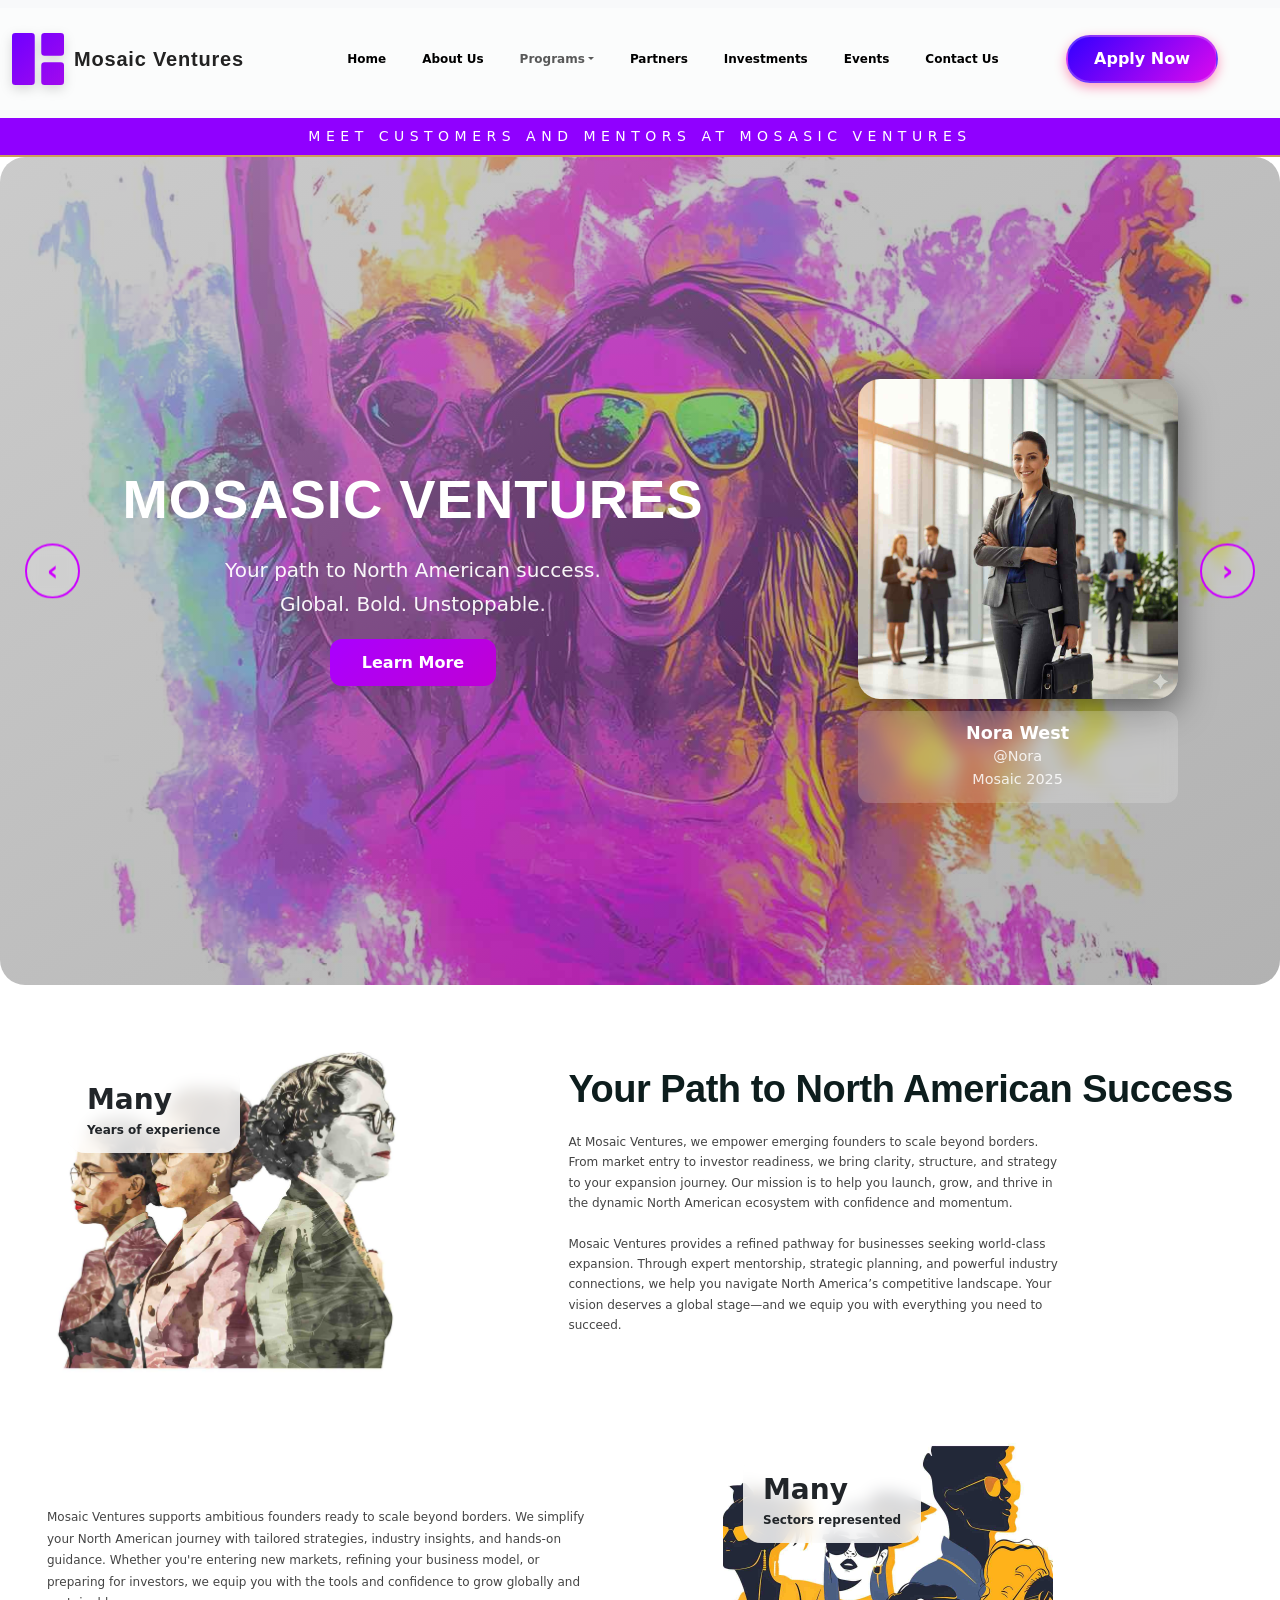
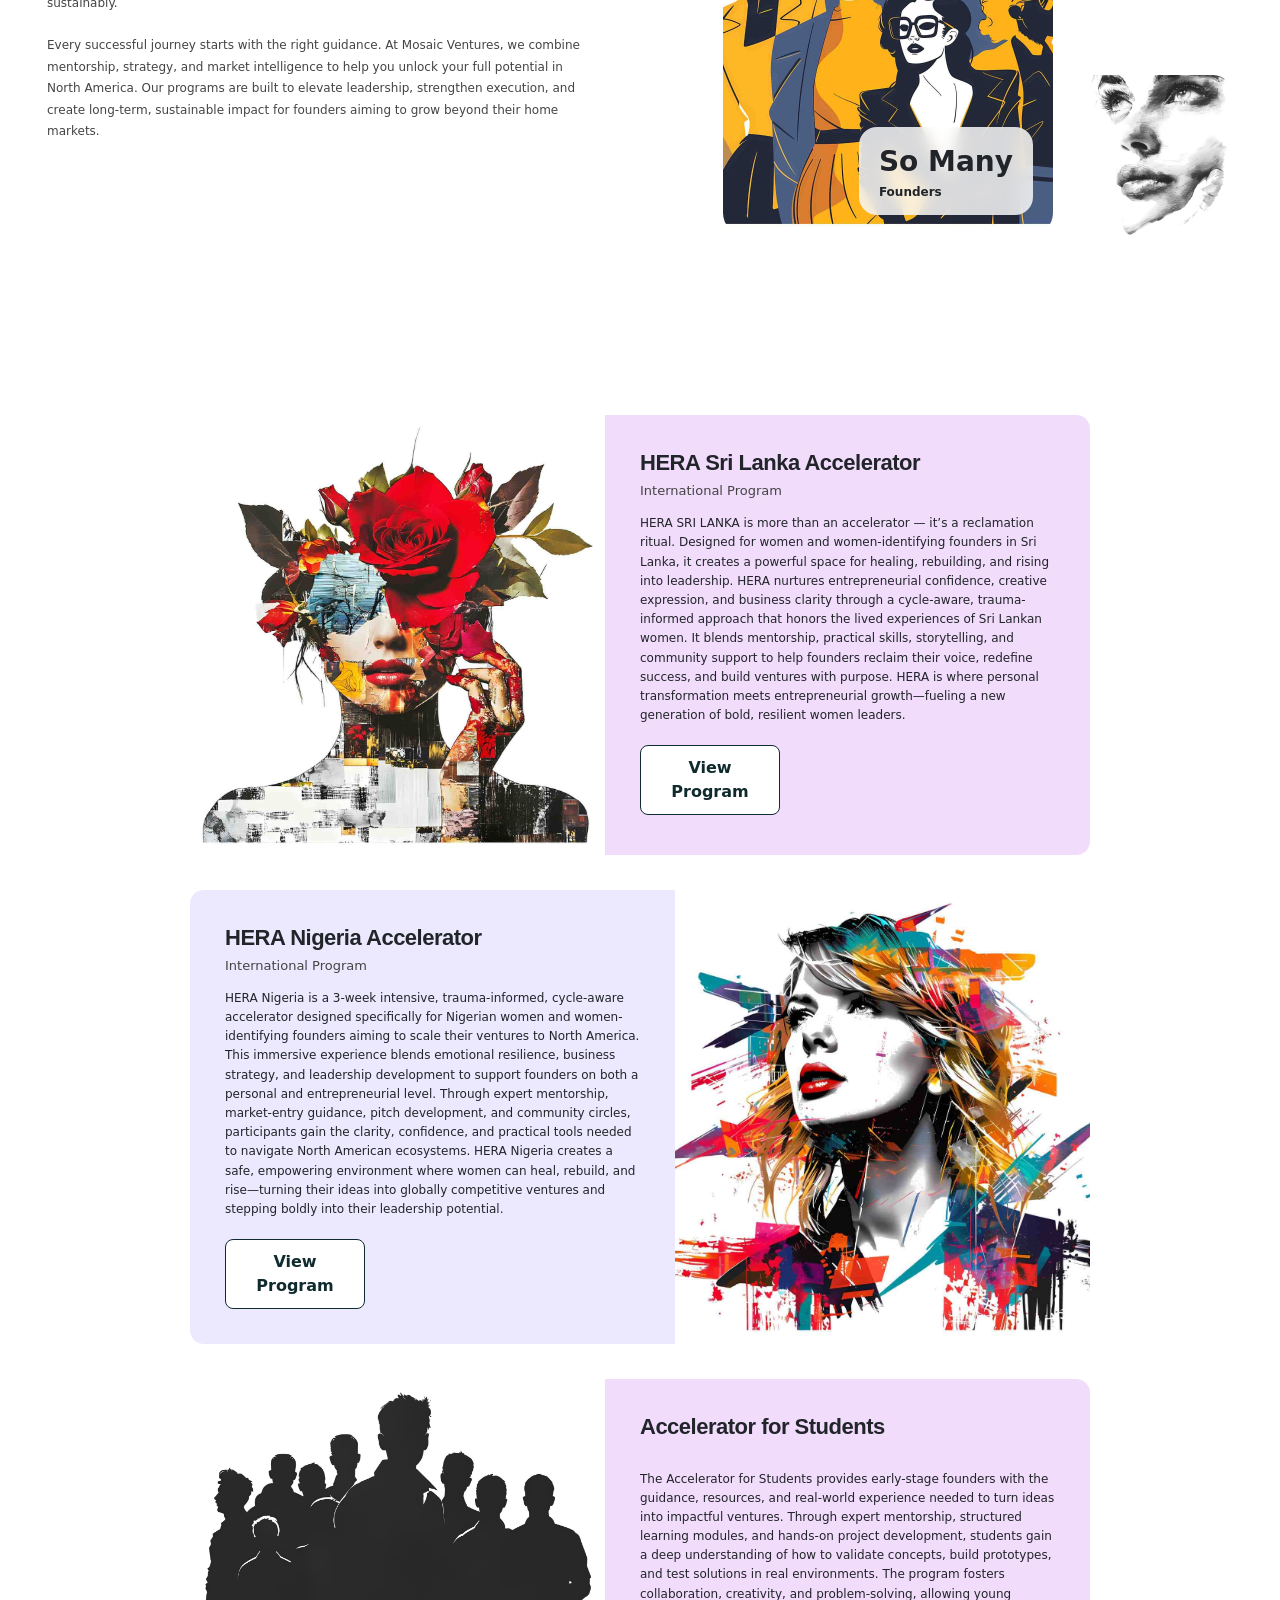
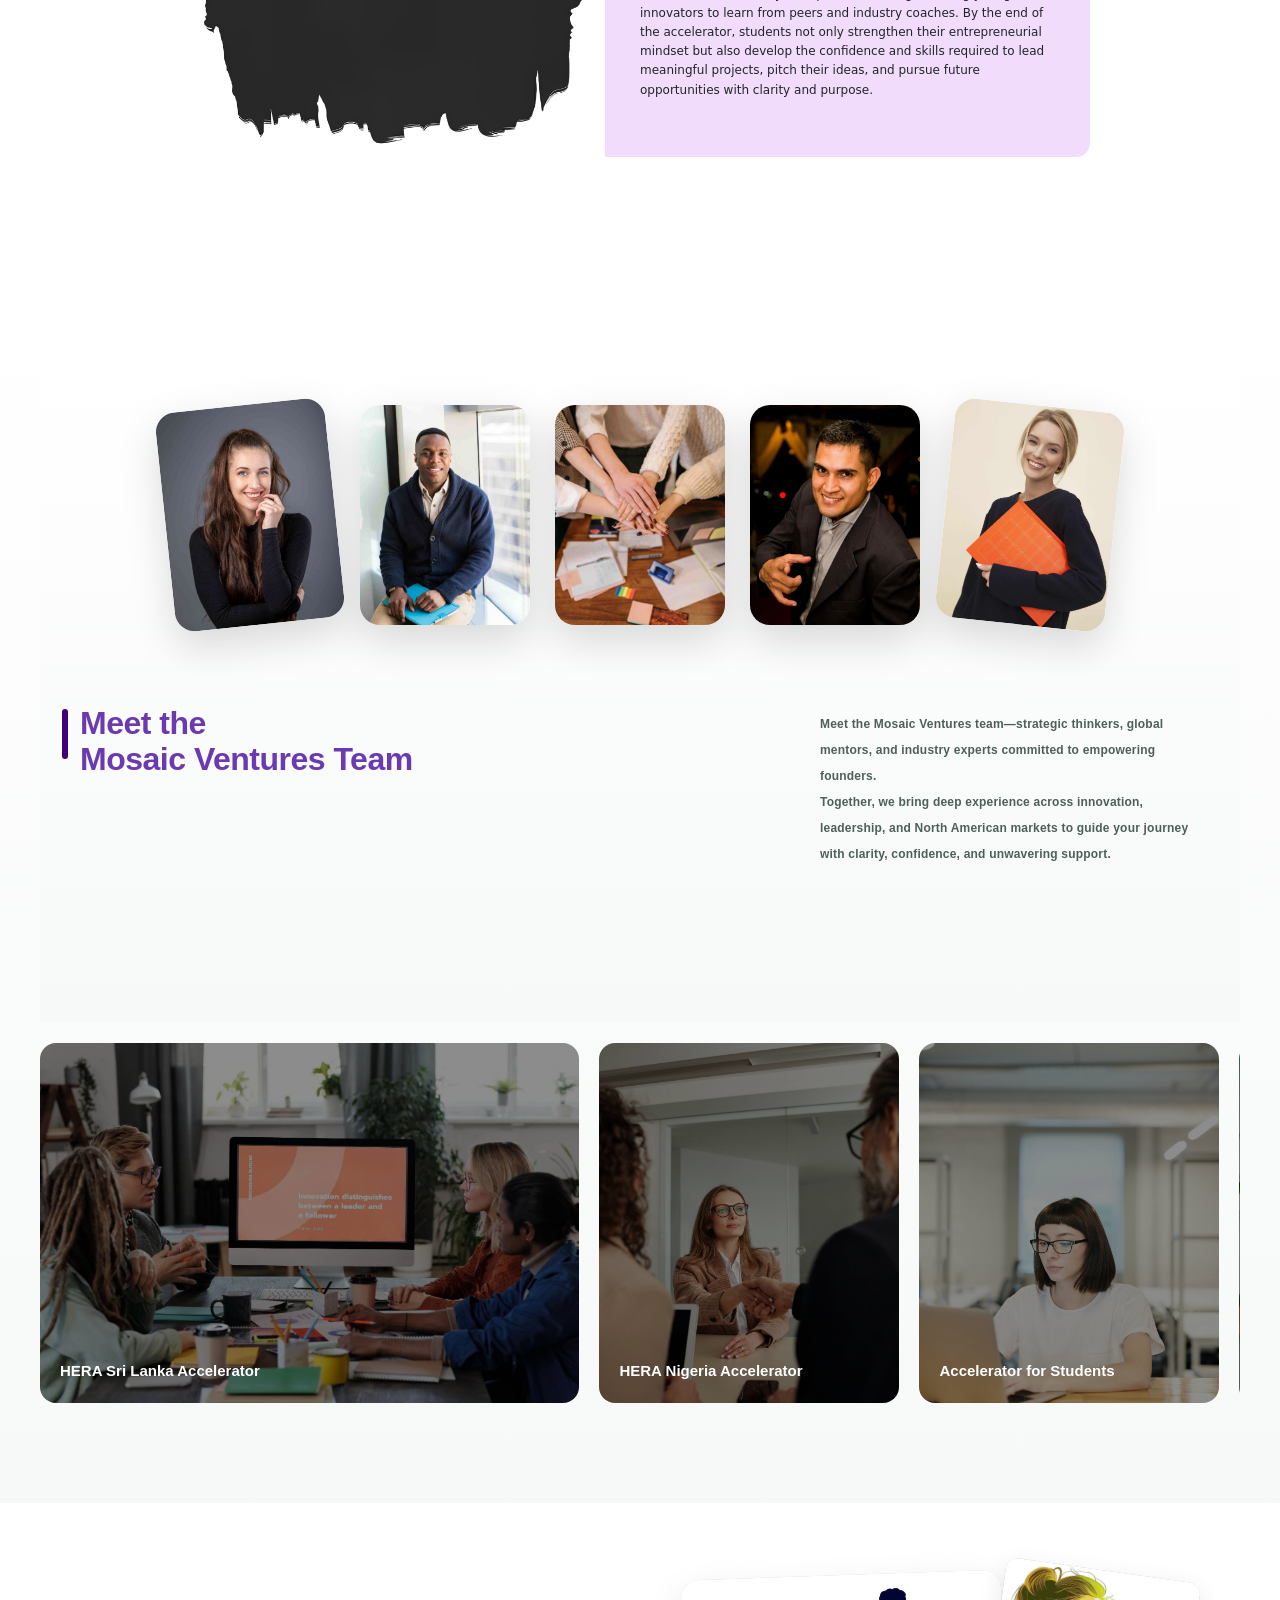
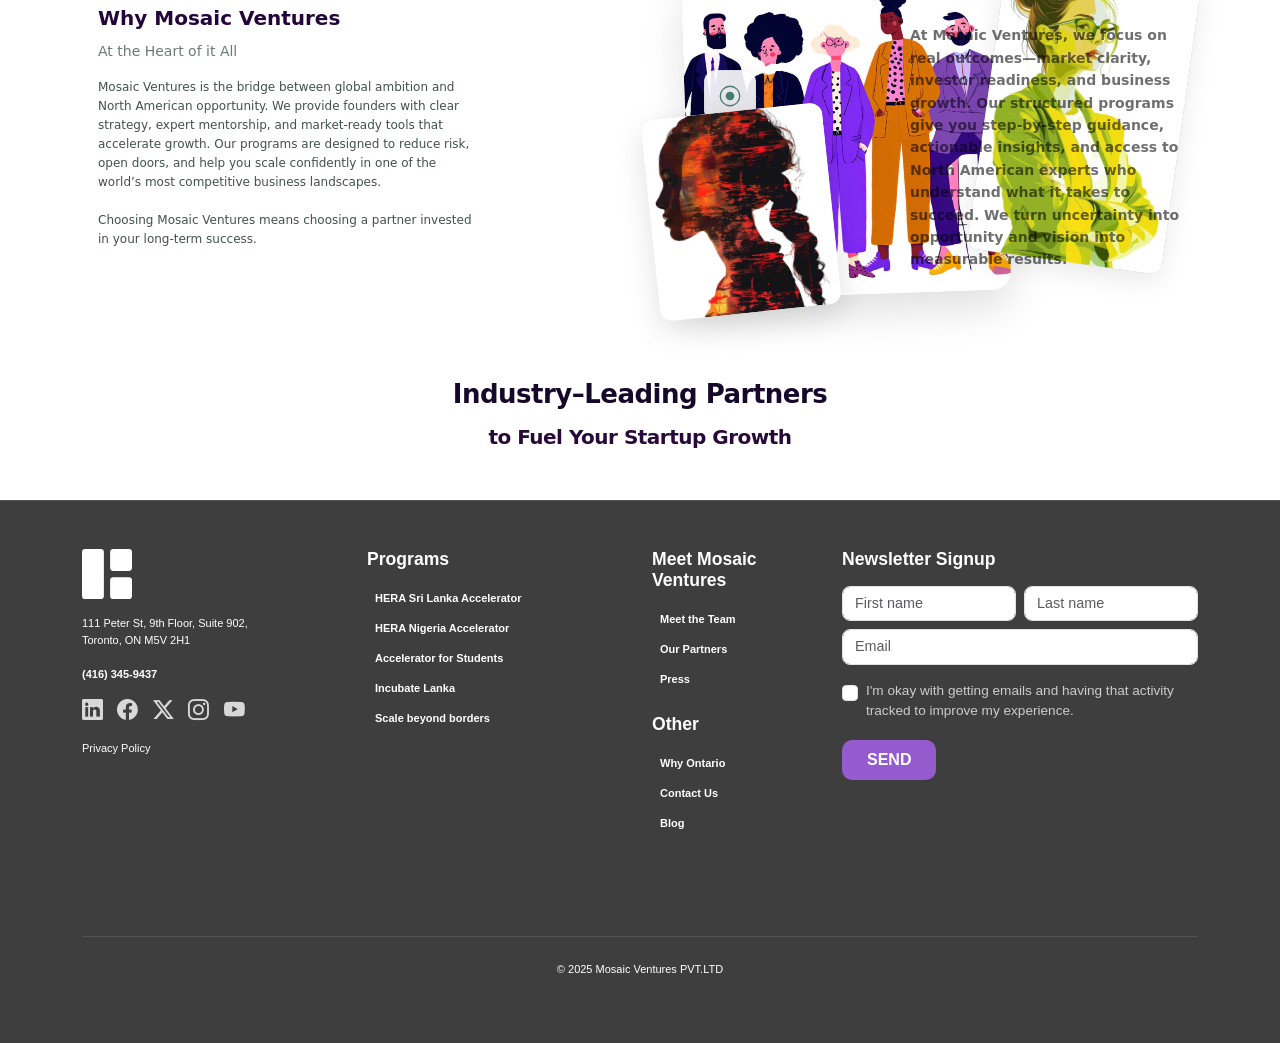
<file: index.html>
<html>
<head>
    <title>Mosasic Ventures</title>
    <meta charset="UTF-8">



 <link href="https://cdn.jsdelivr.net/npm/bootstrap@5.3.8/dist/css/bootstrap.min.css" rel="stylesheet" integrity="sha384-sRIl4kxILFvY47J16cr9ZwB07vP4J8+LH7qKQnuqkuIAvNWLzeN8tE5YBujZqJLB" crossorigin="anonymous">
<link rel="stylesheet" href="style.css">
<link href="https://cdn.jsdelivr.net/npm/bootstrap@5.3.3/dist/css/bootstrap.min.css" rel="stylesheet">
<link href="https://cdn.jsdelivr.net/npm/bootstrap-icons@1.11.1/font/bootstrap-icons.css" rel="stylesheet">
<link rel="icon" href="images/favicon.png" type="image/png">
</head>
</head>
<body>
<nav class="navbar navbar-expand-lg bg-body-tertiary">
  <div class="container-fluid">

    <!-- LEFT: LOGO ONLY -->
    <a class="navbar-brand d-flex align-items-center" href="index.html">
      <svg xmlns="http://www.w3.org/2000/svg" width="55" height="55" viewBox="0 0 16 16">
  <defs>
    <linearGradient id="brandGradient" x1="0%" y1="0%" x2="100%" y2="100%">
      <stop offset="0%" stop-color="#ff6a00"/>
      <stop offset="100%" stop-color="#ee0979"/>
    </linearGradient>
  </defs>

  <path d="M0 1a1 1 0 0 1 1-1h5a1 1 0 0 1 1 1v14a1 1 0 0 1-1 1H1a1 1 0 0 1-1-1zm9 0a1 1 0 0 1 1-1h5a1 1 0 0 1 1 1v5a1 1 0 0 1-1 1h-5a1 1 0 0 1-1-1zm0 9a1 1 0 0 1 1-1h5a1 1 0 0 1 1 1v5a1 1 0 0 1-1 1h-5a1 1 0 0 1-1-1z"
    fill="url(#brandGradient)" />
</svg>

      Mosaic Ventures
    </a>

    <!-- MOBILE TOGGLER -->
    <button class="navbar-toggler" type="button" data-bs-toggle="collapse" data-bs-target="#navbarMenu">
      <span class="navbar-toggler-icon"></span>
    </button>

    <!-- CENTER: MENU -->
    <div class="collapse navbar-collapse justify-content-center" id="navbarMenu">
      <ul class="navbar-nav mb-2 mb-lg-0">

        <li class="nav-item"><a class="nav-link active" href="index.html">Home</a></li>

        <li class="nav-item"><a class="nav-link active" href="about.html">About Us</a></li>

        <li class="nav-item dropdown">
          <a class="nav-link dropdown-toggle" href="#" data-bs-toggle="dropdown">Programs</a>
          <ul class="dropdown-menu">
            <li><a class="dropdown-item" href="2.html">HERA Sri Lanka Accelerator</a></li>
            <li><a class="dropdown-item" href="3.html">HERA Nigeria Accelerator</a></li>
            <li><a class="dropdown-item" href="#">Accelerator for Students</a></li>
            <li><a class="dropdown-item" href="#">Incubate Lanka</a></li>
            <li><a class="dropdown-item" href="#">Scale to North America</a></li>
            <li><a class="dropdown-item" href="#">Scale to Europe</a></li>
          </ul>
        </li>

        <li class="nav-item"><a class="nav-link active" href="partners.html">Partners</a></li>

        <li class="nav-item"><a class="nav-link active" href="inverstements.html">Investments</a></li>

        <li class="nav-item"><a class="nav-link active" href="events.html">Events</a></li>

        <li class="nav-item"><a class="nav-link active" href="contactus.html">Contact Us</a></li>

      </ul>
    </div>

    <!-- RIGHT SIDE: APPLY NOW -->
    <div class="d-flex">
      <a 
        class="apply-btn-right"
        href="https://docs.google.com/forms/d/e/1FAIpQLSfB2PHBsbTWPdLzU6aFZavRDyZS5VD-MWI3cAWOE3Az0FnuPw/viewform?usp=preview"
        target="_blank">
        Apply Now
      </a>
    </div>

  </div>
</nav>






<!-- Info Banner Section -->
<div class="announcement-bar text-center py-2">
  MEET CUSTOMERS AND MENTORS AT MOSASIC VENTURES 
 
</div>




<!--coursel seection-->

<div id="heroCarousel" class="carousel slide carousel-fade" data-bs-ride="carousel">
  <div class="carousel-inner">

    <!-- Slide 1 -->
    <div class="carousel-item active">
      <div class="hero-slide" style="background-image: url('images/1.jpeg');">
        <div class="overlay"></div>

        <div class="hero-content">
          <h1 class="animate-title">MOSASIC VENTURES </h1>
          <p class="animate-text">Your path to North American success.<br>Global. Bold. Unstoppable.</p>
          <a href="#" class="btn-learn animate-btn">Learn More</a>
        </div>

        <div class="hero-person animate-person">
          <img src="images/sub1.jpeg" alt="Person">
          <div class="person-info">
            <h5>Nora West</h5>
            <p>@Nora<br>Mosaic 2025</p>
          </div>
        </div>
      </div>
    </div>

    <!-- Slide 2 -->
    <div class="carousel-item">
      <div class="hero-slide" style="background-image: url('images/2.jpeg');">
        <div class="overlay"></div>

        <div class="hero-content">
          <h1 class="animate-title">Empower Your Startup</h1>
          <p class="animate-text">Connect, Learn, and Grow with Global Mentors.</p>
          <a href="#" class="btn-learn animate-btn">Explore</a>
        </div>

        <div class="hero-person animate-person">
          <img src="images/sub2.jpeg" alt="Person">
          <div class="person-info">
            <h5>Adalee Ortega</h5>
            <p>@Adalee <br>Mosaic 2025</p>
          </div>
        </div>
      </div>
    </div>

    <!-- Slide 3 -->
    <div class="carousel-item">
      <div class="hero-slide" style="background-image: url('images/3.jpeg');">
        <div class="overlay"></div>

        <div class="hero-content">
          <h1 class="animate-title">Building the Workforce of the Future</h1>
          <p class="animate-text">The trades are calling. Are you ready to answer?</p>
          <a href="#" class="btn-learn animate-btn">Explore</a>
        </div>

        <div class="hero-person animate-person">
          <img src="images/sub3.jpeg" alt="Person">
          <div class="person-info">
            <h5>Briella Alvarez</h5>
            <p>@Briella <br>Mosaic 2025</p>
          </div>
        </div>
      </div>
    </div>

  </div>
<button class="carousel-control custom-prev" type="button" data-bs-target="#heroCarousel" data-bs-slide="prev">
  <span class="arrow-icon">‹</span>
</button>

<button class="carousel-control custom-next" type="button" data-bs-target="#heroCarousel" data-bs-slide="next">
  <span class="arrow-icon">›</span>
</button>

</div>










<section class="homekumaran-section">

    <!-- TOP SECTION -->
    <div class="hk-row top">
        
        <div class="hk-col-left">
            <div class="hk-img big-img">
                <img src="images/homea.jpeg">
                <div class="hk-badge">Many<br><span>Years of experience</span></div>
            </div>
        </div>

        <div class="hk-col-right">
            <h1>Your Path to North American Success</h1>

            <p>
                At Mosaic Ventures, we empower emerging founders to scale beyond borders. From market entry to investor readiness, we bring clarity, structure, and strategy to your expansion journey. Our mission is to help you launch, grow, and thrive in the dynamic North American ecosystem with confidence and momentum.
            </p>

            <p>
               Mosaic Ventures provides a refined pathway for businesses seeking world-class expansion. Through expert mentorship, strategic planning, and powerful industry connections, we help you navigate North America’s competitive landscape. Your vision deserves a global stage—and we equip you with everything you need to succeed.
            </p>
        </div>

    </div>

    <!-- BOTTOM SECTION -->
    <div class="hk-row bottom">

        <div class="hk-left-text">
            <p>
                Mosaic Ventures supports ambitious founders ready to scale beyond borders. We simplify your North American journey with tailored strategies, industry insights, and hands-on guidance. Whether you're entering new markets, refining your business model, or preparing for investors, we equip you with the tools and confidence to grow globally and sustainably.
            </p>
            <p>
                Every successful journey starts with the right guidance. At Mosaic Ventures, we combine mentorship, strategy, and market intelligence to help you unlock your full potential in North America. Our programs are built to elevate leadership, strengthen execution, and create long-term, sustainable impact for founders aiming to grow beyond their home markets.
            </p>
        </div>

        <div class="hk-right-images">

            <div class="hk-img tower-img">
                <img src="images/homeb.jpeg">
                <div class="hk-badge">Many<br><span>Sectors represented</span></div>
                <div class="hk-badge hk-badge-bottom">So Many<br><span>Founders</span></div>
            </div>

            <div class="hk-img small-img">
                <img src="images/homec.jpeg">
            </div>

        </div>

    </div>

</section>








<section class="homekumaran2">

   

    <div class="hk2-grid">

        <!-- Row 1 -->
        <div class="hk2-card">
            <div class="hk2-img">
                <img src="images/homed.jpeg">
            </div>
            <div class="hk2-text hk2-peach">
                <h2>HERA Sri Lanka Accelerator </h2>
                <p class="sub">International Program</p>
                <p>HERA SRI LANKA is more than an accelerator — it’s a reclamation ritual. Designed for women and women-identifying founders in Sri Lanka, it creates a powerful space for healing, rebuilding, and rising into leadership. HERA nurtures entrepreneurial confidence, creative expression, and business clarity through a cycle-aware, trauma-informed approach that honors the lived experiences of Sri Lankan women. It blends mentorship, practical skills, storytelling, and community support to help founders reclaim their voice, redefine success, and build ventures with purpose. HERA is where personal transformation meets entrepreneurial growth—fueling a new generation of bold, resilient women leaders.</p>
<button class="hk2-btn" onclick="window.location.href='2.html'">
  View Program
</button>


            </div>
        </div>

        <!-- Row 2 -->
        <div class="hk2-card">
            <div class="hk2-text hk2-purple">
                <h2>HERA Nigeria Accelerator </h2>
                <p class="sub">International Program</p>
                <p>HERA Nigeria is a 3-week intensive, trauma-informed, cycle-aware accelerator designed specifically for Nigerian women and women-identifying founders aiming to scale their ventures to North America. This immersive experience blends emotional resilience, business strategy, and leadership development to support founders on both a personal and entrepreneurial level. Through expert mentorship, market-entry guidance, pitch development, and community circles, participants gain the clarity, confidence, and practical tools needed to navigate North American ecosystems. HERA Nigeria creates a safe, empowering environment where women can heal, rebuild, and rise—turning their ideas into globally competitive ventures and stepping boldly into their leadership potential.</p>
                <button class="hk2-btn" onclick="window.location.href='3.html'">
  View Program
</button>
            </div>
            <div class="hk2-img">
                <img src="images/homee.jpeg">
            </div>
        </div>

        <!-- Row 3 -->
        <div class="hk2-card">
            <div class="hk2-img">
                <img src="images/homef.jpeg">
            </div>
            <div class="hk2-text hk2-blue">
                <h2>Accelerator for Students
</h2>
<br>
               
                <p>The Accelerator for Students provides early-stage founders with the guidance, resources, and real-world experience needed to turn ideas into impactful ventures. Through expert mentorship, structured learning modules, and hands-on project development, students gain a deep understanding of how to validate concepts, build prototypes, and test solutions in real environments. The program fosters collaboration, creativity, and problem-solving, allowing young innovators to learn from peers and industry coaches. By the end of the accelerator, students not only strengthen their entrepreneurial mindset but also develop the confidence and skills required to lead meaningful projects, pitch their ideas, and pursue future opportunities with clarity and purpose.</p>
               
            </div>
        </div>

    </div>

   

</section>

<br><br>










<section class="homekumaran3">

<div class="homekumaran3">

   
    <div class="photo-strip">
        <img src="images/home1.jpg" class="tilt-left">
        <img src="images/home2.jpg">
        <img src="images/home5.jpg">
        <img src="images/home4.jpg">
        <img src="images/home3.jpg" class="tilt-right">
    </div>

    

    <div class="sectors-top">
        <div>
            <h3>Meet the <br>Mosaic Ventures Team</h3>
        </div>
        <p class="sector-desc">
           Meet the Mosaic Ventures team—strategic thinkers, global mentors, and industry experts committed to empowering founders.<br>
           Together, we bring deep experience across innovation, leadership, and North American markets to guide your journey with clarity, confidence, and unwavering support.
        </p>
    </div>

</div>



  <div class="sector-slider">
    <div class="sector-grid">
        <div class="sector-card">
            <img src="images/home8.jpg">
            <span>HERA Sri Lanka Accelerator</span>
        </div>
        <div class="sector-card">
            <img src="images/home7.jpg">
            <span>HERA Nigeria Accelerator </span>
        </div>
        <div class="sector-card">
            <img src="images/home6.jpg">
            <span>Accelerator for Students
</span>
        </div>
        <div class="sector-card">
            <img src="images/home9.jpg">
            <span>Incubate Lanka
</span>
        </div>
        <div class="sector-card">
            <img src="images/home10.jpg">
            <span>Scale beyond borders 
</span>
        </div>

        <!-- Duplicate for infinite scroll -->
        <div class="sector-card">
            <img src="images/home8.jpg">
            <span>HERA Sri Lanka Accelerator</span>
        </div>
        <div class="sector-card">
            <img src="images/home7.jpg">
            <span>HERA Nigeria Accelerator</span>
        </div>
        <div class="sector-card">
            <img src="images/home6.jpg">
            <span>Accelerator for Students</span>
        </div>
        <div class="sector-card">
            <img src="images/home9.jpg">
            <span>Incubate Lanka</span>
        </div>
        <div class="sector-card">
            <img src="images/home10.jpg">
            <span>Scale beyond borders</span>
        </div>
    </div>
</div>


</section>






<br><br>

<div class="homekumaran4">
    <div class="hk4-hero">
      <!-- LEFT TEXT -->
      <div class="hk4-left" aria-hidden="false">
        <div class="hk4-eyebrow">Why Mosaic Ventures</div>
        <div class="hk4-sub">At the Heart of it All</div>

        <p class="hk4-paragraph">
         Mosaic Ventures is the bridge between global ambition and North American opportunity. We provide founders with clear strategy, expert mentorship, and market-ready tools that accelerate growth. Our programs are designed to reduce risk, open doors, and help you scale confidently in one of the world’s most competitive business landscapes.
        </p>

        <p class="hk4-paragraph">
         Choosing Mosaic Ventures means choosing a partner invested in your long-term success.
        </p>
      </div>

      <!-- RIGHT COLLAGE -->
      <div class="hk4-right" role="img" aria-label="collage of images">
        <!-- main image (replace src with your large image) -->
        <div class="hk4-main-img">
          <img src="images/home11.jpeg" alt="Tall building / hero image">
        </div>

        <!-- overlay icon (simple SVG) -->
        <div class="hk4-overlay-icon" title="icon">
          <!-- little target-like svg -->
          <svg viewBox="0 0 24 24" fill="none" aria-hidden="true" xmlns="http://www.w3.org/2000/svg">
            <circle cx="12" cy="12" r="9" stroke="#2c6a60" stroke-width="1.2" fill="transparent"></circle>
            <circle cx="12" cy="12" r="4" fill="#2c6a60"></circle>
          </svg>
        </div>

        <!-- small top-right tile -->
        <div class="hk4-tile">
          <img src="images/home12.jpeg" alt="tile 1">
        </div>

        <!-- second small top-right tile, slightly offset (use pseudo layout) -->
       
        <!-- small rounded bottom-left -->
        <div class="hk4-small">
          <img src="images/home14.jpeg" alt="portrait small">
        </div>

        <!-- right paragraph & Learn More button -->
        <div class="hk4-right-copy">
          <p>
           At Mosaic Ventures, we focus on real outcomes—market clarity, investor readiness, and business growth. Our structured programs give you step-by-step guidance, actionable insights, and access to North American experts who understand what it takes to succeed. We turn uncertainty into opportunity and vision into measurable results.
          </p>
       
        </div>
      </div>
    </div>

    <!-- Bottom big headline -->
    <div class="hk4-bottom-title">
      Industry–Leading Partners
      <span class="hk4-bottom-sub">to Fuel Your Startup Growth</span>
    </div>
  </div>







<br><br>


<footer class="tbdc-footer">
  <div class="container py-5">
    <div class="row gy-4">

      <!-- Left Column -->
      <div class="col-md-3">
        <div class="footer-logo mb-3">
         <svg xmlns="http://www.w3.org/2000/svg" width="50" height="50" fill="currentColor" class="bi bi-grid-1x2-fill" viewBox="0 0 16 16">
  <path d="M0 1a1 1 0 0 1 1-1h5a1 1 0 0 1 1 1v14a1 1 0 0 1-1 1H1a1 1 0 0 1-1-1zm9 0a1 1 0 0 1 1-1h5a1 1 0 0 1 1 1v5a1 1 0 0 1-1 1h-5a1 1 0 0 1-1-1zm0 9a1 1 0 0 1 1-1h5a1 1 0 0 1 1 1v5a1 1 0 0 1-1 1h-5a1 1 0 0 1-1-1z"/>
</svg>
        </div>
        <p>111 Peter St, 9th Floor, Suite 902,<br>Toronto, ON M5V 2H1</p>
        <p><a href="tel:+14163459437" class="footer-phone">(416) 345-9437</a></p>

        <div class="footer-social mt-3">
          <a href="#"><i class="bi bi-linkedin"></i></a>
          <a href="#"><i class="bi bi-facebook"></i></a>
          <a href="#"><i class="bi bi-twitter-x"></i></a>
          <a href="#"><i class="bi bi-instagram"></i></a>
          <a href="#"><i class="bi bi-youtube"></i></a>
        </div>

        <a href="#" class="privacy-link mt-3 d-block">Privacy Policy</a>
      </div>

      <!-- Programs -->
      <div class="col-md-3">
        <h5>Programs</h5>
        <ul class="footer-links">
          <li><a href="#">HERA Sri Lanka Accelerator</a></li>
          <li><a href="#">HERA Nigeria Accelerator </a></li>
          <li><a href="#">Accelerator for Students</a></li>
          <li><a href="#">Incubate Lanka
</a></li>
          <li><a href="#">Scale beyond borders</a></li>
         
        </ul>
      </div>

      <!-- Meet TBDC -->
      <div class="col-md-2">
        <h5>Meet Mosaic Ventures
</h5>
        <ul class="footer-links">
          <li><a href="#">Meet the Team</a></li>
          <li><a href="#">Our Partners</a></li>
          <li><a href="#">Press</a></li>
        </ul>
        <h5 class="mt-4">Other</h5>
        <ul class="footer-links">
          <li><a href="#">Why Ontario</a></li>
          <li><a href="#">Contact Us</a></li>
          <li><a href="#">Blog</a></li>
        </ul>
      </div>

      <!-- Newsletter -->
      <div class="col-md-4">
        <h5>Newsletter Signup</h5>
        <form class="newsletter-form mt-3">
          <div class="row g-2">
            <div class="col">
              <input type="text" class="form-control" placeholder="First name">
            </div>
            <div class="col">
              <input type="text" class="form-control" placeholder="Last name">
            </div>
          </div>
          <div class="mt-2">
            <input type="email" class="form-control" placeholder="Email">
          </div>
          <div class="form-check mt-3">
            <input class="form-check-input" type="checkbox" id="emailConsent">
            <label class="form-check-label" for="emailConsent">
              I'm okay with getting emails and having that activity tracked to improve my experience.
            </label>
          </div>
          <button type="submit" class="btn-send mt-3">SEND</button>
        </form>
      </div>

    </div>
    <div class="footer-bottom text-center pt-4 mt-4">
      <p>© 2025 Mosaic Ventures PVT.LTD</p>
    </div>
  </div>
</footer>


























<script src="https://cdn.jsdelivr.net/npm/bootstrap@5.3.8/dist/js/bootstrap.bundle.min.js" integrity="sha384-FKyoEForCGlyvwx9Hj09JcYn3nv7wiPVlz7YYwJrWVcXK/BmnVDxM+D2scQbITxI" crossorigin="anonymous"></script>
   
</body>

</html>
</file>
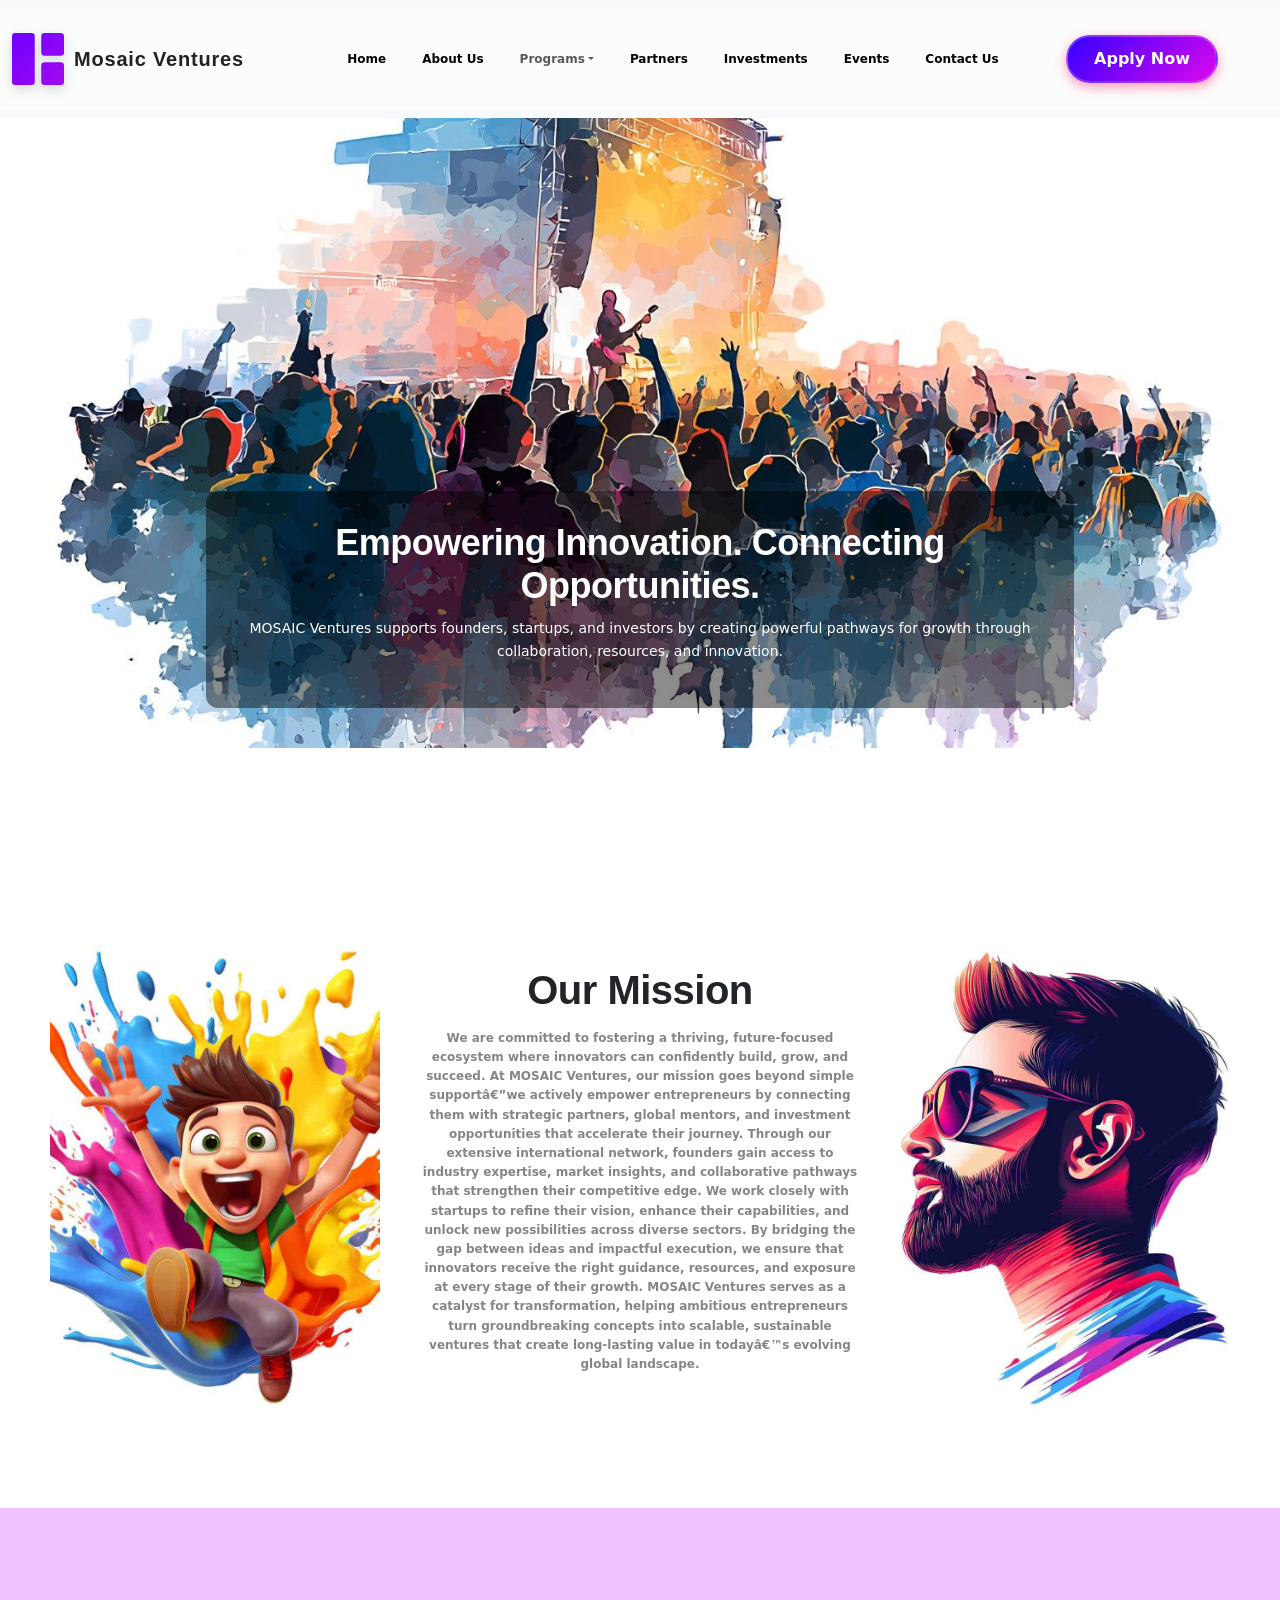
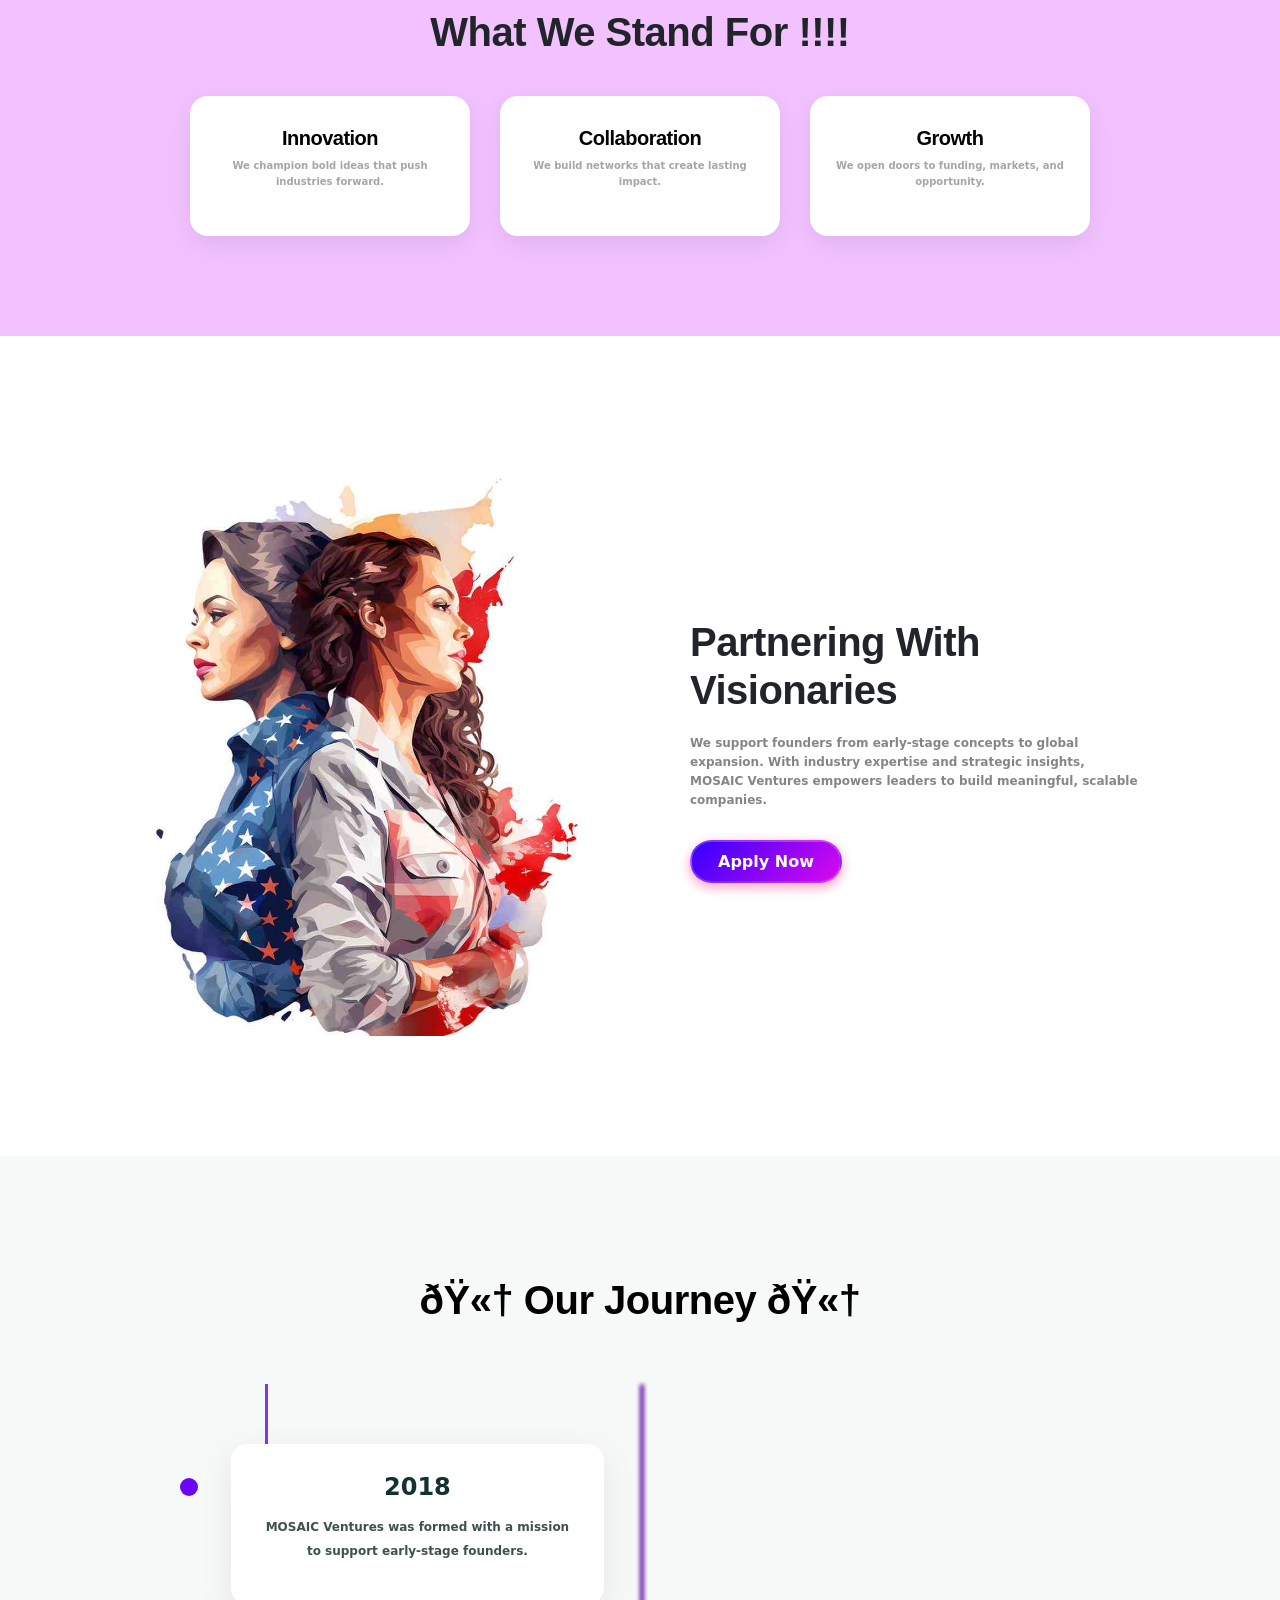
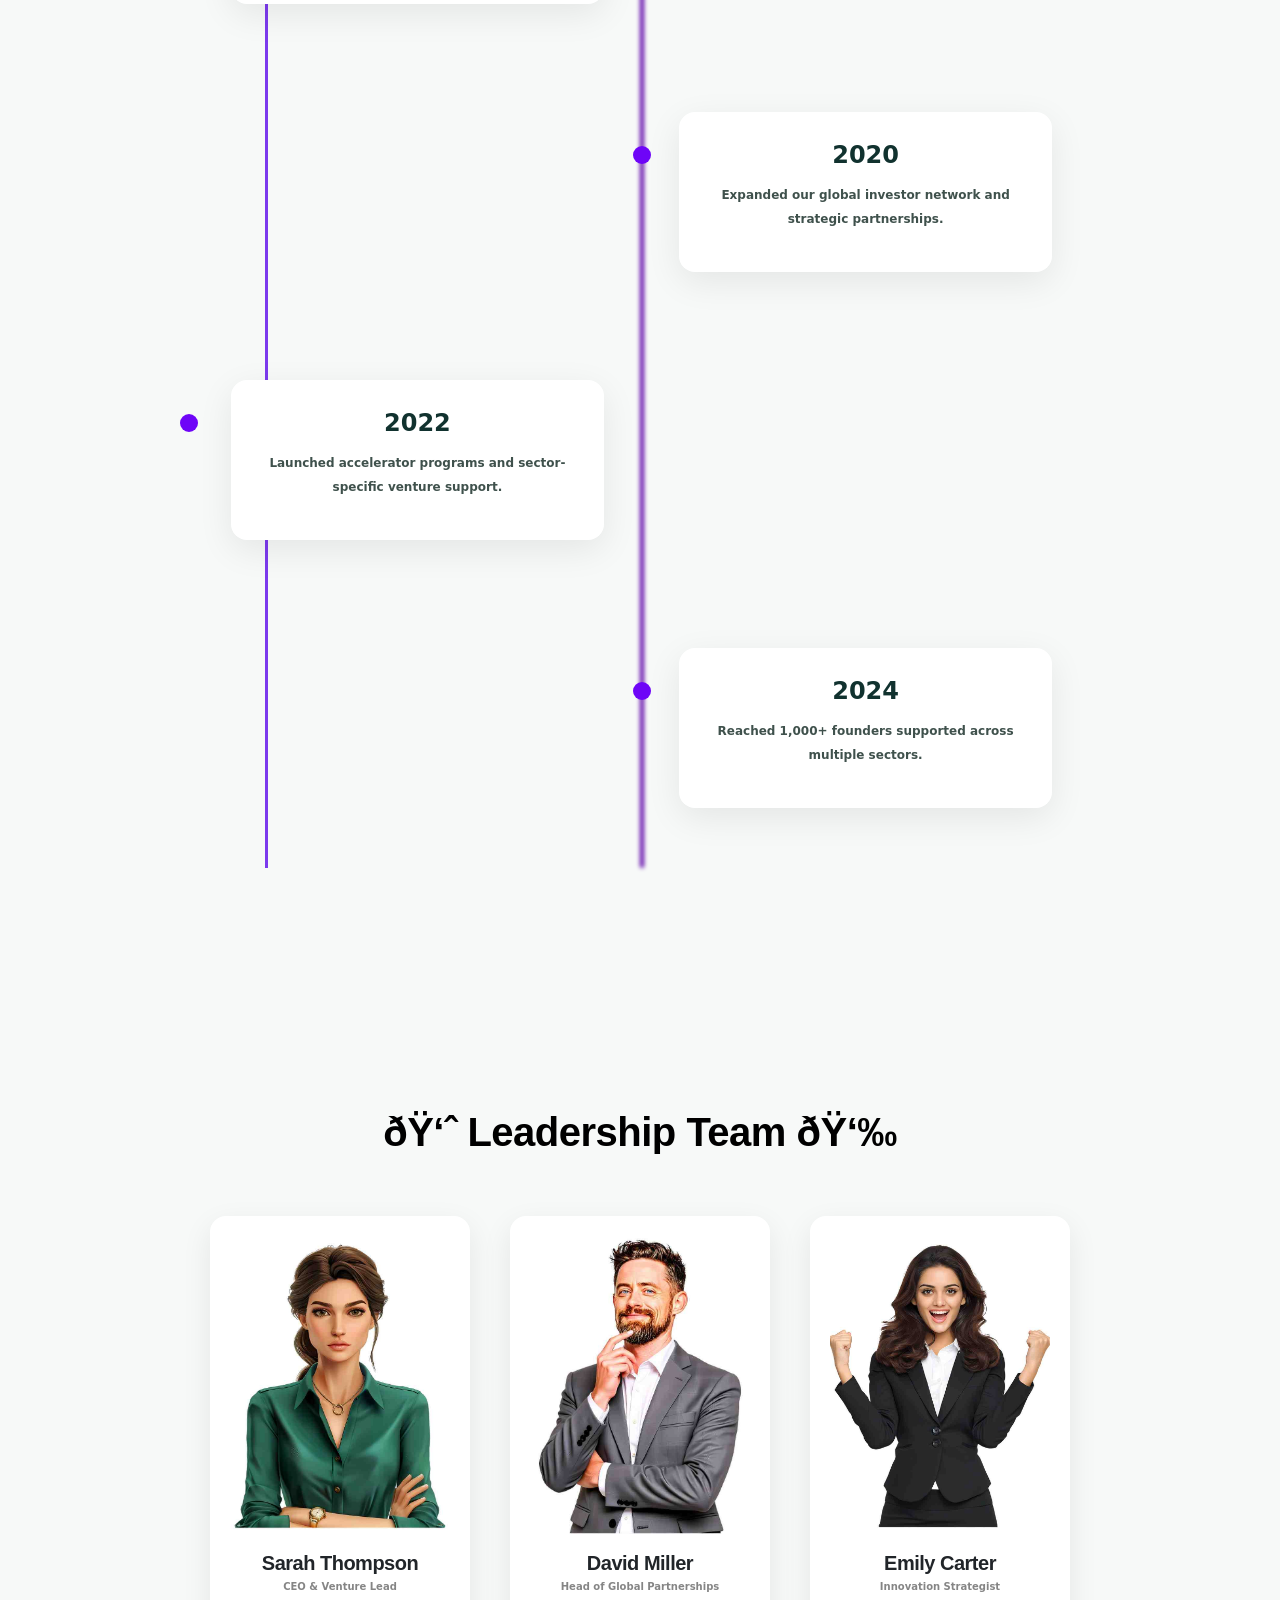
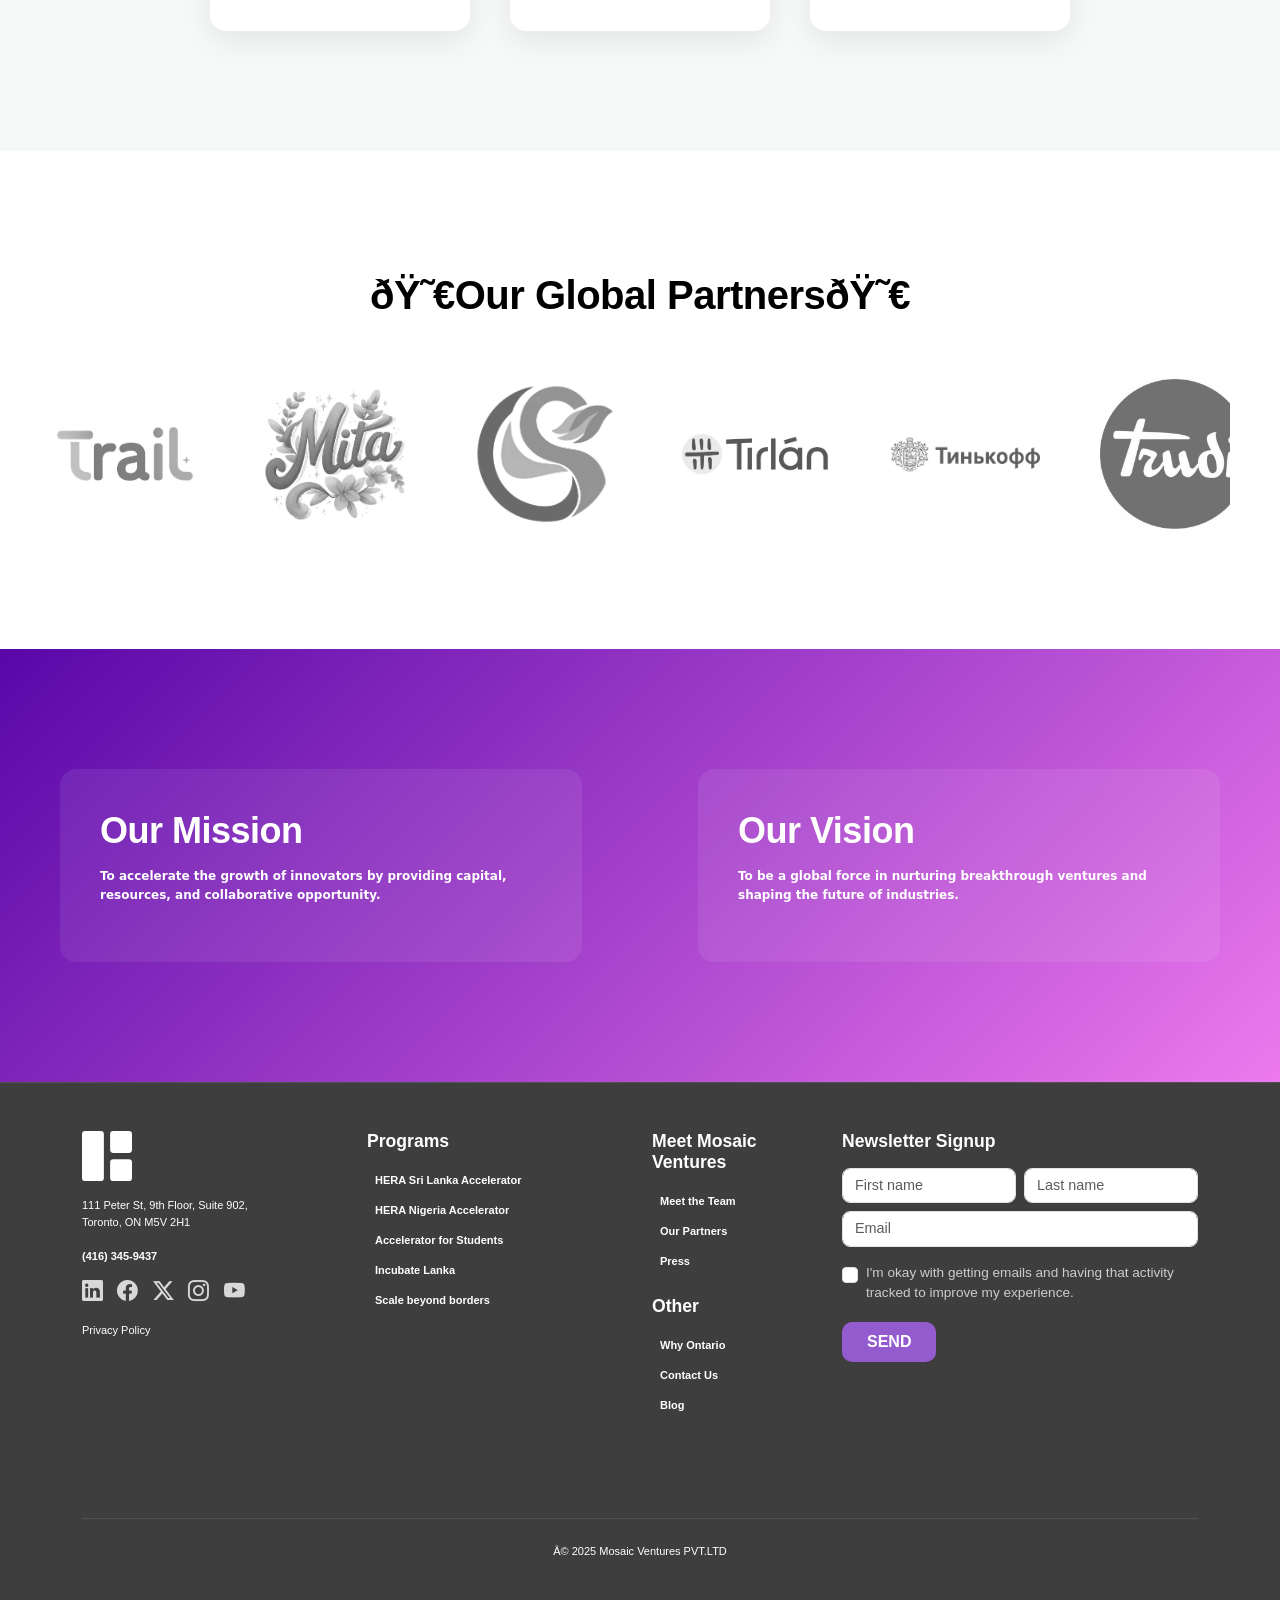
<file: about.html>
<html</html>
        <head>
            <title>About Us</title>

<link href="https://cdn.jsdelivr.net/npm/bootstrap@5.3.8/dist/css/bootstrap.min.css" rel="stylesheet" integrity="sha384-sRIl4kxILFvY47J16cr9ZwB07vP4J8+LH7qKQnuqkuIAvNWLzeN8tE5YBujZqJLB" crossorigin="anonymous">
<link rel="stylesheet" href="style.css">
<link href="https://cdn.jsdelivr.net/npm/bootstrap@5.3.3/dist/css/bootstrap.min.css" rel="stylesheet">
<link href="https://cdn.jsdelivr.net/npm/bootstrap-icons@1.11.1/font/bootstrap-icons.css" rel="stylesheet">
<link rel="icon" href="images/favicon.png" type="image/png">
        </head>
       
          
            

<body>
<nav class="navbar navbar-expand-lg bg-body-tertiary">
  <div class="container-fluid">

    <!-- LEFT: LOGO ONLY -->
    <a class="navbar-brand d-flex align-items-center" href="index.html">
      <svg xmlns="http://www.w3.org/2000/svg" width="55" height="55" viewBox="0 0 16 16">
  <defs>
    <linearGradient id="brandGradient" x1="0%" y1="0%" x2="100%" y2="100%">
      <stop offset="0%" stop-color="#ff6a00"/>
      <stop offset="100%" stop-color="#ee0979"/>
    </linearGradient>
  </defs>

  <path d="M0 1a1 1 0 0 1 1-1h5a1 1 0 0 1 1 1v14a1 1 0 0 1-1 1H1a1 1 0 0 1-1-1zm9 0a1 1 0 0 1 1-1h5a1 1 0 0 1 1 1v5a1 1 0 0 1-1 1h-5a1 1 0 0 1-1-1zm0 9a1 1 0 0 1 1-1h5a1 1 0 0 1 1 1v5a1 1 0 0 1-1 1h-5a1 1 0 0 1-1-1z"
    fill="url(#brandGradient)" />
</svg>

      Mosaic Ventures
    </a>

    <!-- MOBILE TOGGLER -->
    <button class="navbar-toggler" type="button" data-bs-toggle="collapse" data-bs-target="#navbarMenu">
      <span class="navbar-toggler-icon"></span>
    </button>

    <!-- CENTER: MENU -->
    <div class="collapse navbar-collapse justify-content-center" id="navbarMenu">
      <ul class="navbar-nav mb-2 mb-lg-0">

        <li class="nav-item"><a class="nav-link active" href="index.html">Home</a></li>

        <li class="nav-item"><a class="nav-link active" href="about.html">About Us</a></li>

        <li class="nav-item dropdown">
          <a class="nav-link dropdown-toggle" href="#" data-bs-toggle="dropdown">Programs</a>
          <ul class="dropdown-menu">
            <li><a class="dropdown-item" href="2.html">HERA Sri Lanka Accelerator</a></li>
            <li><a class="dropdown-item" href="3.html">HERA Nigeria Accelerator</a></li>
            <li><a class="dropdown-item" href="#">Accelerator for Students</a></li>
            <li><a class="dropdown-item" href="#">Incubate Lanka</a></li>
            <li><a class="dropdown-item" href="#">Scale to North America</a></li>
            <li><a class="dropdown-item" href="#">Scale to Europe</a></li>
          </ul>
        </li>

        <li class="nav-item"><a class="nav-link active" href="partners.html">Partners</a></li>

        <li class="nav-item"><a class="nav-link active" href="#">Investments</a></li>

        <li class="nav-item"><a class="nav-link active" href="#">Events</a></li>

        <li class="nav-item"><a class="nav-link active" href="#">Contact Us</a></li>

      </ul>
    </div>

    <!-- RIGHT SIDE: APPLY NOW -->
    <div class="d-flex">
      <a 
        class="apply-btn-right"
        href="https://docs.google.com/forms/d/e/1FAIpQLSfB2PHBsbTWPdLzU6aFZavRDyZS5VD-MWI3cAWOE3Az0FnuPw/viewform?usp=preview"
        target="_blank">
        Apply Now
      </a>
    </div>

  </div>
</nav>








<!-- SECTION 1 – Full-Width Hero Image + Text -->
<section class="aboutsection">
    <div class="about-hero">
        <img src="images/about1.jpeg" alt="About MOSAIC Ventures">
        <div class="about-hero-text">
            <h1>Empowering Innovation. Connecting Opportunities.</h1>
            <p>MOSAIC Ventures supports founders, startups, and investors by creating powerful pathways for growth through collaboration, resources, and innovation.</p>
        </div>
    </div>
</section>


<!-- SECTION 2 – Two Images + Center Text -->
<section class="aboutsection2">
    <div class="about2-container">
        <img src="images/about2.jpeg" class="about2-img left-img">
        <div class="about2-text">
            <h2>Our Mission</h2>
            <p>We are committed to fostering a thriving, future-focused ecosystem where innovators can confidently build, grow, and succeed. At MOSAIC Ventures, our mission goes beyond simple support—we actively empower entrepreneurs by connecting them with strategic partners, global mentors, and investment opportunities that accelerate their journey. Through our extensive international network, founders gain access to industry expertise, market insights, and collaborative pathways that strengthen their competitive edge. We work closely with startups to refine their vision, enhance their capabilities, and unlock new possibilities across diverse sectors. By bridging the gap between ideas and impactful execution, we ensure that innovators receive the right guidance, resources, and exposure at every stage of their growth. MOSAIC Ventures serves as a catalyst for transformation, helping ambitious entrepreneurs turn groundbreaking concepts into scalable, sustainable ventures that create long-lasting value in today’s evolving global landscape.</p>
        </div>
        <img src="images/about3.jpeg" class="about2-img right-img">
    </div>
</section>


<!-- SECTION 3 – Centered Text + Icons -->
<section class="aboutsection3">
    <h2>What We Stand For !!!!</h2>

    <div class="about3-grid">
        <div class="about3-card">
            <h3>Innovation</h3>
            <p>We champion bold ideas that push industries forward.</p>
        </div>

        <div class="about3-card">
            <h3>Collaboration</h3>
            <p>We build networks that create lasting impact.</p>
        </div>

        <div class="about3-card">
            <h3>Growth</h3>
            <p>We open doors to funding, markets, and opportunity.</p>
        </div>
    </div>
</section>


<!-- SECTION 4 – Two-Column Image + Text -->
<section class="aboutsection4">
    <div class="about4-wrapper">
        <div class="about4-img-box">
            <img src="images/about4.jpeg">
        </div>
        <div class="about4-text">
            <h2>Partnering With Visionaries</h2>
            <p>We support founders from early-stage concepts to global expansion. With industry expertise and strategic insights, MOSAIC Ventures empowers leaders to build meaningful, scalable companies.</p><br>
           <a 
        class="apply-btn-right"
        href="https://docs.google.com/forms/d/e/1FAIpQLSfB2PHBsbTWPdLzU6aFZavRDyZS5VD-MWI3cAWOE3Az0FnuPw/viewform?usp=preview"
        target="_blank">
        Apply Now
      </a>
        </div>
    </div>
</section>









<!-- SECTION 5 – Our Journey Timeline -->
<section class="aboutsection5">
    <h2>🫆 Our Journey 🫆</h2>
    <div class="timeline">
        <div class="timeline-item fade-up">
            <div class="timeline-year">2018</div>
            <p>MOSAIC Ventures was formed with a mission to support early-stage founders.</p>
        </div>

        <div class="timeline-item fade-up">
            <div class="timeline-year">2020</div>
            <p>Expanded our global investor network and strategic partnerships.</p>
        </div>

        <div class="timeline-item fade-up">
            <div class="timeline-year">2022</div>
            <p>Launched accelerator programs and sector-specific venture support.</p>
        </div>

        <div class="timeline-item fade-up">
            <div class="timeline-year">2024</div>
            <p>Reached 1,000+ founders supported across multiple sectors.</p>
        </div>
    </div>
</section>


<!-- SECTION 6 – Leadership Team -->
<section class="aboutsection6">
    <h2>👈 Leadership Team 👉</h2>
    <div class="team-grid">
        <div class="team-card fade-up">
            <img src="images/about5.jpeg">
            <h3>Sarah Thompson</h3>
            <p>CEO & Venture Lead</p>
        </div>

        <div class="team-card fade-up">
            <img src="images/about6.jpeg">
            <h3>David Miller</h3>
            <p>Head of Global Partnerships</p>
        </div>

        <div class="team-card fade-up">
            <img src="images/about7.jpeg">
            <h3>Emily Carter</h3>
            <p>Innovation Strategist</p>
        </div>
    </div>
</section>



<!-- SECTION 7 – Global Partners -->
<section class="aboutsection7">
    <h2>😀Our Global Partners😀</h2>

    <div class="partners-slider">
        <div class="partners-track">
            <img src="images/about10.jpeg">
            <img src="images/about9.jpeg">
            <img src="images/about8.jpeg">
            <img src="images/about11.jpeg">
            <img src="images/about12.jpeg">
            <img src="images/about13.jpeg">

            <!-- Duplicate for infinite loop -->
            <img src="images/about10.jpeg">
            <img src="images/about9.jpeg">
            <img src="images/about8.jpeg">
            <img src="images/about11.jpeg">
            <img src="images/about12.jpeg">
            <img src="images/about13.jpeg">
        </div>
    </div>
</section>



<!-- SECTION 8 – Mission & Vision Banner -->
<section class="aboutsection8">
    <div class="mv-wrapper fade-up">
        <div class="mv-block">
            <h3>Our Mission</h3>
            <p>To accelerate the growth of innovators by providing capital, resources, and collaborative opportunity.</p>
        </div>

        <div class="mv-block">
            <h3>Our Vision</h3>
            <p>To be a global force in nurturing breakthrough ventures and shaping the future of industries.</p>
        </div>
    </div>
</section>









<footer class="tbdc-footer">
  <div class="container py-5">
    <div class="row gy-4">

      <!-- Left Column -->
      <div class="col-md-3">
        <div class="footer-logo mb-3">
         <svg xmlns="http://www.w3.org/2000/svg" width="50" height="50" fill="currentColor" class="bi bi-grid-1x2-fill" viewBox="0 0 16 16">
  <path d="M0 1a1 1 0 0 1 1-1h5a1 1 0 0 1 1 1v14a1 1 0 0 1-1 1H1a1 1 0 0 1-1-1zm9 0a1 1 0 0 1 1-1h5a1 1 0 0 1 1 1v5a1 1 0 0 1-1 1h-5a1 1 0 0 1-1-1zm0 9a1 1 0 0 1 1-1h5a1 1 0 0 1 1 1v5a1 1 0 0 1-1 1h-5a1 1 0 0 1-1-1z"/>
</svg>
        </div>
        <p>111 Peter St, 9th Floor, Suite 902,<br>Toronto, ON M5V 2H1</p>
        <p><a href="tel:+14163459437" class="footer-phone">(416) 345-9437</a></p>

        <div class="footer-social mt-3">
          <a href="#"><i class="bi bi-linkedin"></i></a>
          <a href="#"><i class="bi bi-facebook"></i></a>
          <a href="#"><i class="bi bi-twitter-x"></i></a>
          <a href="#"><i class="bi bi-instagram"></i></a>
          <a href="#"><i class="bi bi-youtube"></i></a>
        </div>

        <a href="#" class="privacy-link mt-3 d-block">Privacy Policy</a>
      </div>

      <!-- Programs -->
      <div class="col-md-3">
        <h5>Programs</h5>
        <ul class="footer-links">
          <li><a href="#">HERA Sri Lanka Accelerator</a></li>
          <li><a href="#">HERA Nigeria Accelerator </a></li>
          <li><a href="#">Accelerator for Students</a></li>
          <li><a href="#">Incubate Lanka
</a></li>
          <li><a href="#">Scale beyond borders</a></li>
         
        </ul>
      </div>

      <!-- Meet TBDC -->
      <div class="col-md-2">
        <h5>Meet Mosaic Ventures
</h5>
        <ul class="footer-links">
          <li><a href="#">Meet the Team</a></li>
          <li><a href="#">Our Partners</a></li>
          <li><a href="#">Press</a></li>
        </ul>
        <h5 class="mt-4">Other</h5>
        <ul class="footer-links">
          <li><a href="#">Why Ontario</a></li>
          <li><a href="#">Contact Us</a></li>
          <li><a href="#">Blog</a></li>
        </ul>
      </div>

      <!-- Newsletter -->
      <div class="col-md-4">
        <h5>Newsletter Signup</h5>
        <form class="newsletter-form mt-3">
          <div class="row g-2">
            <div class="col">
              <input type="text" class="form-control" placeholder="First name">
            </div>
            <div class="col">
              <input type="text" class="form-control" placeholder="Last name">
            </div>
          </div>
          <div class="mt-2">
            <input type="email" class="form-control" placeholder="Email">
          </div>
          <div class="form-check mt-3">
            <input class="form-check-input" type="checkbox" id="emailConsent">
            <label class="form-check-label" for="emailConsent">
              I'm okay with getting emails and having that activity tracked to improve my experience.
            </label>
          </div>
          <button type="submit" class="btn-send mt-3">SEND</button>
        </form>
      </div>

    </div>
    <div class="footer-bottom text-center pt-4 mt-4">
      <p>© 2025 Mosaic Ventures PVT.LTD</p>
    </div>
  </div>
</footer>








<script src="https://cdn.jsdelivr.net/npm/bootstrap@5.3.8/dist/js/bootstrap.bundle.min.js" integrity="sha384-FKyoEForCGlyvwx9Hj09JcYn3nv7wiPVlz7YYwJrWVcXK/BmnVDxM+D2scQbITxI" crossorigin="anonymous"></script>


        </body>
    </html>
</file>
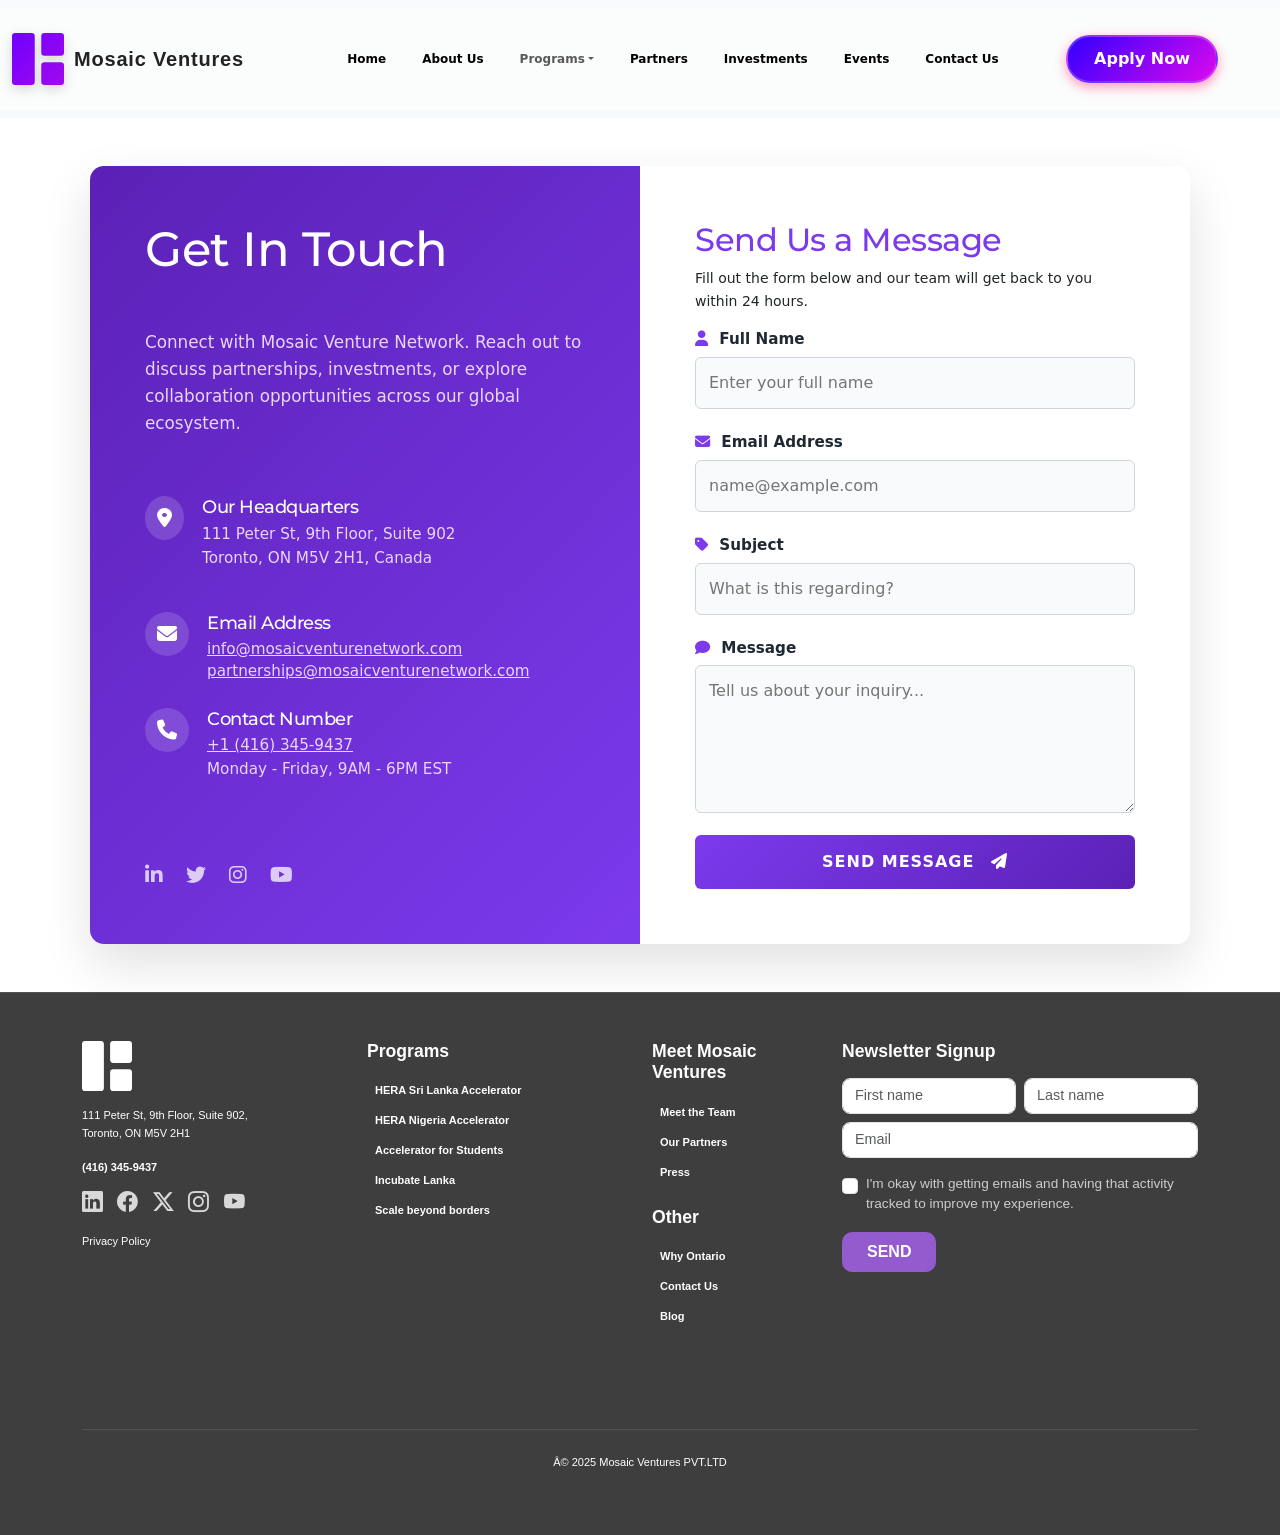
<file: contactus.html>
<html>
<head>
    <title>Partners</title>

<link href="https://cdn.jsdelivr.net/npm/bootstrap@5.3.8/dist/css/bootstrap.min.css" rel="stylesheet" integrity="sha384-sRIl4kxILFvY47J16cr9ZwB07vP4J8+LH7qKQnuqkuIAvNWLzeN8tE5YBujZqJLB" crossorigin="anonymous">
<link rel="stylesheet" href="style.css">
<link href="https://cdn.jsdelivr.net/npm/bootstrap@5.3.3/dist/css/bootstrap.min.css" rel="stylesheet">
<link href="https://cdn.jsdelivr.net/npm/bootstrap-icons@1.11.1/font/bootstrap-icons.css" rel="stylesheet">
<link rel="icon" href="images/favicon.png" type="image/png">

<link rel="stylesheet" href="https://cdnjs.cloudflare.com/ajax/libs/font-awesome/6.4.0/css/all.min.css">
    <link rel="preconnect" href="https://fonts.googleapis.com">
    <link rel="preconnect" href="https://fonts.gstatic.com" crossorigin>
    <link href="https://fonts.googleapis.com/css2?family=Inter:wght@300;400;500;600;700&family=Montserrat:wght@700;800;900&display=swap" rel="stylesheet">




</head>





<body>





    <nav class="navbar navbar-expand-lg bg-body-tertiary">
  <div class="container-fluid">

    <!-- LEFT: LOGO ONLY -->
    <a class="navbar-brand d-flex align-items-center" href="index.html">
      <svg xmlns="http://www.w3.org/2000/svg" width="55" height="55" viewBox="0 0 16 16">
  <defs>
    <linearGradient id="brandGradient" x1="0%" y1="0%" x2="100%" y2="100%">
      <stop offset="0%" stop-color="#ff6a00"/>
      <stop offset="100%" stop-color="#ee0979"/>
    </linearGradient>
  </defs>

  <path d="M0 1a1 1 0 0 1 1-1h5a1 1 0 0 1 1 1v14a1 1 0 0 1-1 1H1a1 1 0 0 1-1-1zm9 0a1 1 0 0 1 1-1h5a1 1 0 0 1 1 1v5a1 1 0 0 1-1 1h-5a1 1 0 0 1-1-1zm0 9a1 1 0 0 1 1-1h5a1 1 0 0 1 1 1v5a1 1 0 0 1-1 1h-5a1 1 0 0 1-1-1z"
    fill="url(#brandGradient)" />
</svg>

      Mosaic Ventures
    </a>

    <!-- MOBILE TOGGLER -->
    <button class="navbar-toggler" type="button" data-bs-toggle="collapse" data-bs-target="#navbarMenu">
      <span class="navbar-toggler-icon"></span>
    </button>

    <!-- CENTER: MENU -->
    <div class="collapse navbar-collapse justify-content-center" id="navbarMenu">
      <ul class="navbar-nav mb-2 mb-lg-0">

        <li class="nav-item"><a class="nav-link active" href="index.html">Home</a></li>

        <li class="nav-item"><a class="nav-link active" href="about.html">About Us</a></li>

        <li class="nav-item dropdown">
          <a class="nav-link dropdown-toggle" href="#" data-bs-toggle="dropdown">Programs</a>
          <ul class="dropdown-menu">
            <li><a class="dropdown-item" href="2.html">HERA Sri Lanka Accelerator</a></li>
            <li><a class="dropdown-item" href="3.html">HERA Nigeria Accelerator</a></li>
            <li><a class="dropdown-item" href="#">Accelerator for Students</a></li>
            <li><a class="dropdown-item" href="#">Incubate Lanka</a></li>
            <li><a class="dropdown-item" href="#">Scale to North America</a></li>
            <li><a class="dropdown-item" href="#">Scale to Europe</a></li>
          </ul>
        </li>

        <li class="nav-item"><a class="nav-link active" href="partners.html">Partners</a></li>

        <li class="nav-item"><a class="nav-link active" href="inverstements.html">Investments</a></li>

        <li class="nav-item"><a class="nav-link active" href="events.html">Events</a></li>

        <li class="nav-item"><a class="nav-link active" href="contactus.html">Contact Us</a></li>

      </ul>
    </div>

    <!-- RIGHT SIDE: APPLY NOW -->
    <div class="d-flex">
      <a 
        class="apply-btn-right"
        href="https://docs.google.com/forms/d/e/1FAIpQLSfB2PHBsbTWPdLzU6aFZavRDyZS5VD-MWI3cAWOE3Az0FnuPw/viewform?usp=preview"
        target="_blank">
        Apply Now
      </a>
    </div>

  </div>
</nav>

<br><br>























 <div class="contact-us-container">
        <!-- Left Panel: Contact Information -->
        <div class="contact-us-info-panel">
            <h1 class="contact-us-heading">Get In Touch</h1>
            <p class="contact-us-description">Connect with Mosaic Venture Network. Reach out to discuss partnerships, investments, or explore collaboration opportunities across our global ecosystem.</p>
            
            <div class="contact-us-details">
                <div class="contact-us-detail">
                    <div class="contact-us-detail-icon">
                        <i class="fas fa-map-marker-alt"></i>
                    </div>
                    <div class="contact-us-detail-content">
                        <h3>Our Headquarters</h3>
                        <p>111 Peter St, 9th Floor, Suite 902<br>Toronto, ON M5V 2H1, Canada</p>
                    </div>
                </div>
                
                <div class="contact-us-detail">
                    <div class="contact-us-detail-icon">
                        <i class="fas fa-envelope"></i>
                    </div>
                    <div class="contact-us-detail-content">
                        <h3>Email Address</h3>
                        <a href="mailto:info@mosaicventurenetwork.com">info@mosaicventurenetwork.com</a>
                        <a href="mailto:partnerships@mosaicventurenetwork.com">partnerships@mosaicventurenetwork.com</a>
                    </div>
                </div>
                
                <div class="contact-us-detail">
                    <div class="contact-us-detail-icon">
                        <i class="fas fa-phone"></i>
                    </div>
                    <div class="contact-us-detail-content">
                        <h3>Contact Number</h3>
                        <a href="tel:+14163459437">+1 (416) 345-9437</a>
                        <p>Monday - Friday, 9AM - 6PM EST</p>
                    </div>
                </div>
            </div>
            
            <div class="contact-us-social">
                <a href="#" aria-label="LinkedIn"><i class="fab fa-linkedin-in"></i></a>
                <a href="#" aria-label="Twitter"><i class="fab fa-twitter"></i></a>
                <a href="#" aria-label="Instagram"><i class="fab fa-instagram"></i></a>
                <a href="#" aria-label="YouTube"><i class="fab fa-youtube"></i></a>
            </div>
        </div>

        <!-- Right Panel: Contact Form -->
        <div class="contact-us-form-panel">
            <h2>Send Us a Message</h2>
            <p>Fill out the form below and our team will get back to you within 24 hours.</p>
            
            <form class="contact-us-form" id="contactForm">
                <div class="contact-us-form-group">
                    <label class="contact-us-form-label" for="name">
                        <i class="fas fa-user"></i> Full Name
                    </label>
                    <input type="text" id="name" name="name" class="contact-us-form-input" placeholder="Enter your full name" required>
                    <div class="contact-us-error" id="nameError"></div>
                </div>
                
                <div class="contact-us-form-group">
                    <label class="contact-us-form-label" for="email">
                        <i class="fas fa-envelope"></i> Email Address
                    </label>
                    <input type="email" id="email" name="email" class="contact-us-form-input" placeholder="name@example.com" required>
                    <div class="contact-us-error" id="emailError"></div>
                </div>
                
                <div class="contact-us-form-group">
                    <label class="contact-us-form-label" for="subject">
                        <i class="fas fa-tag"></i> Subject
                    </label>
                    <input type="text" id="subject" name="subject" class="contact-us-form-input" placeholder="What is this regarding?" required>
                    <div class="contact-us-error" id="subjectError"></div>
                </div>
                
                <div class="contact-us-form-group">
                    <label class="contact-us-form-label" for="message">
                        <i class="fas fa-comment"></i> Message
                    </label>
                    <textarea id="message" name="message" class="contact-us-form-textarea" placeholder="Tell us about your inquiry..." rows="5" required></textarea>
                    <div class="contact-us-error" id="messageError"></div>
                </div>
                
                <button type="submit" class="contact-us-form-submit" id="submitBtn">
                    <span>Send Message</span>
                    <i class="fas fa-paper-plane"></i>
                </button>
            </form>
            
            <div class="contact-us-success" id="successMessage">
                <i class="fas fa-check-circle"></i> Thank you! Your message has been sent successfully.
            </div>
        </div>
    </div>








<br><br>
































<footer class="tbdc-footer">
  <div class="container py-5">
    <div class="row gy-4">

      <!-- Left Column -->
      <div class="col-md-3">
        <div class="footer-logo mb-3">
         <svg xmlns="http://www.w3.org/2000/svg" width="50" height="50" fill="currentColor" class="bi bi-grid-1x2-fill" viewBox="0 0 16 16">
  <path d="M0 1a1 1 0 0 1 1-1h5a1 1 0 0 1 1 1v14a1 1 0 0 1-1 1H1a1 1 0 0 1-1-1zm9 0a1 1 0 0 1 1-1h5a1 1 0 0 1 1 1v5a1 1 0 0 1-1 1h-5a1 1 0 0 1-1-1zm0 9a1 1 0 0 1 1-1h5a1 1 0 0 1 1 1v5a1 1 0 0 1-1 1h-5a1 1 0 0 1-1-1z"/>
</svg>
        </div>
        <p>111 Peter St, 9th Floor, Suite 902,<br>Toronto, ON M5V 2H1</p>
        <p><a href="tel:+14163459437" class="footer-phone">(416) 345-9437</a></p>

        <div class="footer-social mt-3">
          <a href="#"><i class="bi bi-linkedin"></i></a>
          <a href="#"><i class="bi bi-facebook"></i></a>
          <a href="#"><i class="bi bi-twitter-x"></i></a>
          <a href="#"><i class="bi bi-instagram"></i></a>
          <a href="#"><i class="bi bi-youtube"></i></a>
        </div>

        <a href="#" class="privacy-link mt-3 d-block">Privacy Policy</a>
      </div>

      <!-- Programs -->
      <div class="col-md-3">
        <h5>Programs</h5>
        <ul class="footer-links">
          <li><a href="#">HERA Sri Lanka Accelerator</a></li>
          <li><a href="#">HERA Nigeria Accelerator </a></li>
          <li><a href="#">Accelerator for Students</a></li>
          <li><a href="#">Incubate Lanka
</a></li>
          <li><a href="#">Scale beyond borders</a></li>
         
        </ul>
      </div>

      <!-- Meet TBDC -->
      <div class="col-md-2">
        <h5>Meet Mosaic Ventures
</h5>
        <ul class="footer-links">
          <li><a href="#">Meet the Team</a></li>
          <li><a href="#">Our Partners</a></li>
          <li><a href="#">Press</a></li>
        </ul>
        <h5 class="mt-4">Other</h5>
        <ul class="footer-links">
          <li><a href="#">Why Ontario</a></li>
          <li><a href="#">Contact Us</a></li>
          <li><a href="#">Blog</a></li>
        </ul>
      </div>

      <!-- Newsletter -->
      <div class="col-md-4">
        <h5>Newsletter Signup</h5>
        <form class="newsletter-form mt-3">
          <div class="row g-2">
            <div class="col">
              <input type="text" class="form-control" placeholder="First name">
            </div>
            <div class="col">
              <input type="text" class="form-control" placeholder="Last name">
            </div>
          </div>
          <div class="mt-2">
            <input type="email" class="form-control" placeholder="Email">
          </div>
          <div class="form-check mt-3">
            <input class="form-check-input" type="checkbox" id="emailConsent">
            <label class="form-check-label" for="emailConsent">
              I'm okay with getting emails and having that activity tracked to improve my experience.
            </label>
          </div>
          <button type="submit" class="btn-send mt-3">SEND</button>
        </form>
      </div>

    </div>
    <div class="footer-bottom text-center pt-4 mt-4">
      <p>© 2025 Mosaic Ventures PVT.LTD</p>
    </div>
  </div>
</footer>








<script src="https://cdn.jsdelivr.net/npm/bootstrap@5.3.8/dist/js/bootstrap.bundle.min.js" integrity="sha384-FKyoEForCGlyvwx9Hj09JcYn3nv7wiPVlz7YYwJrWVcXK/BmnVDxM+D2scQbITxI" crossorigin="anonymous"></script>

</body>
</html>
</file>
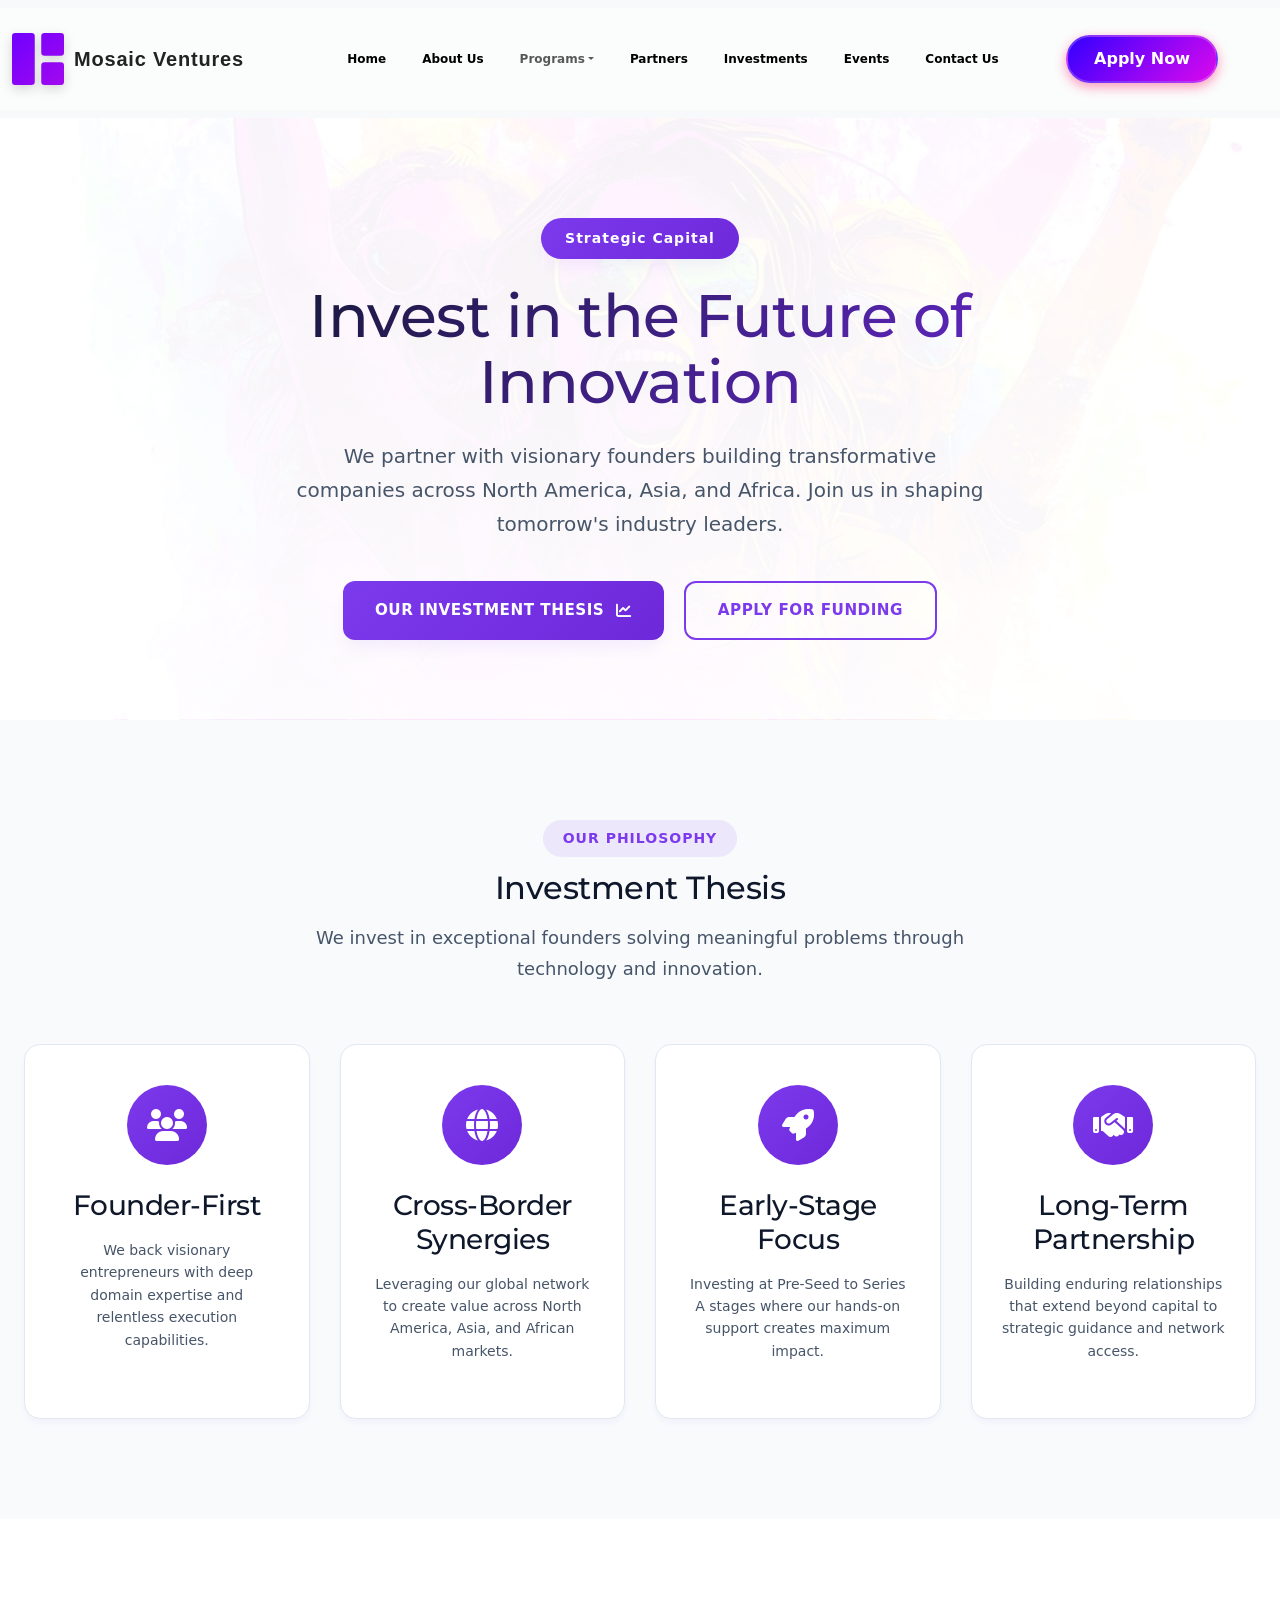
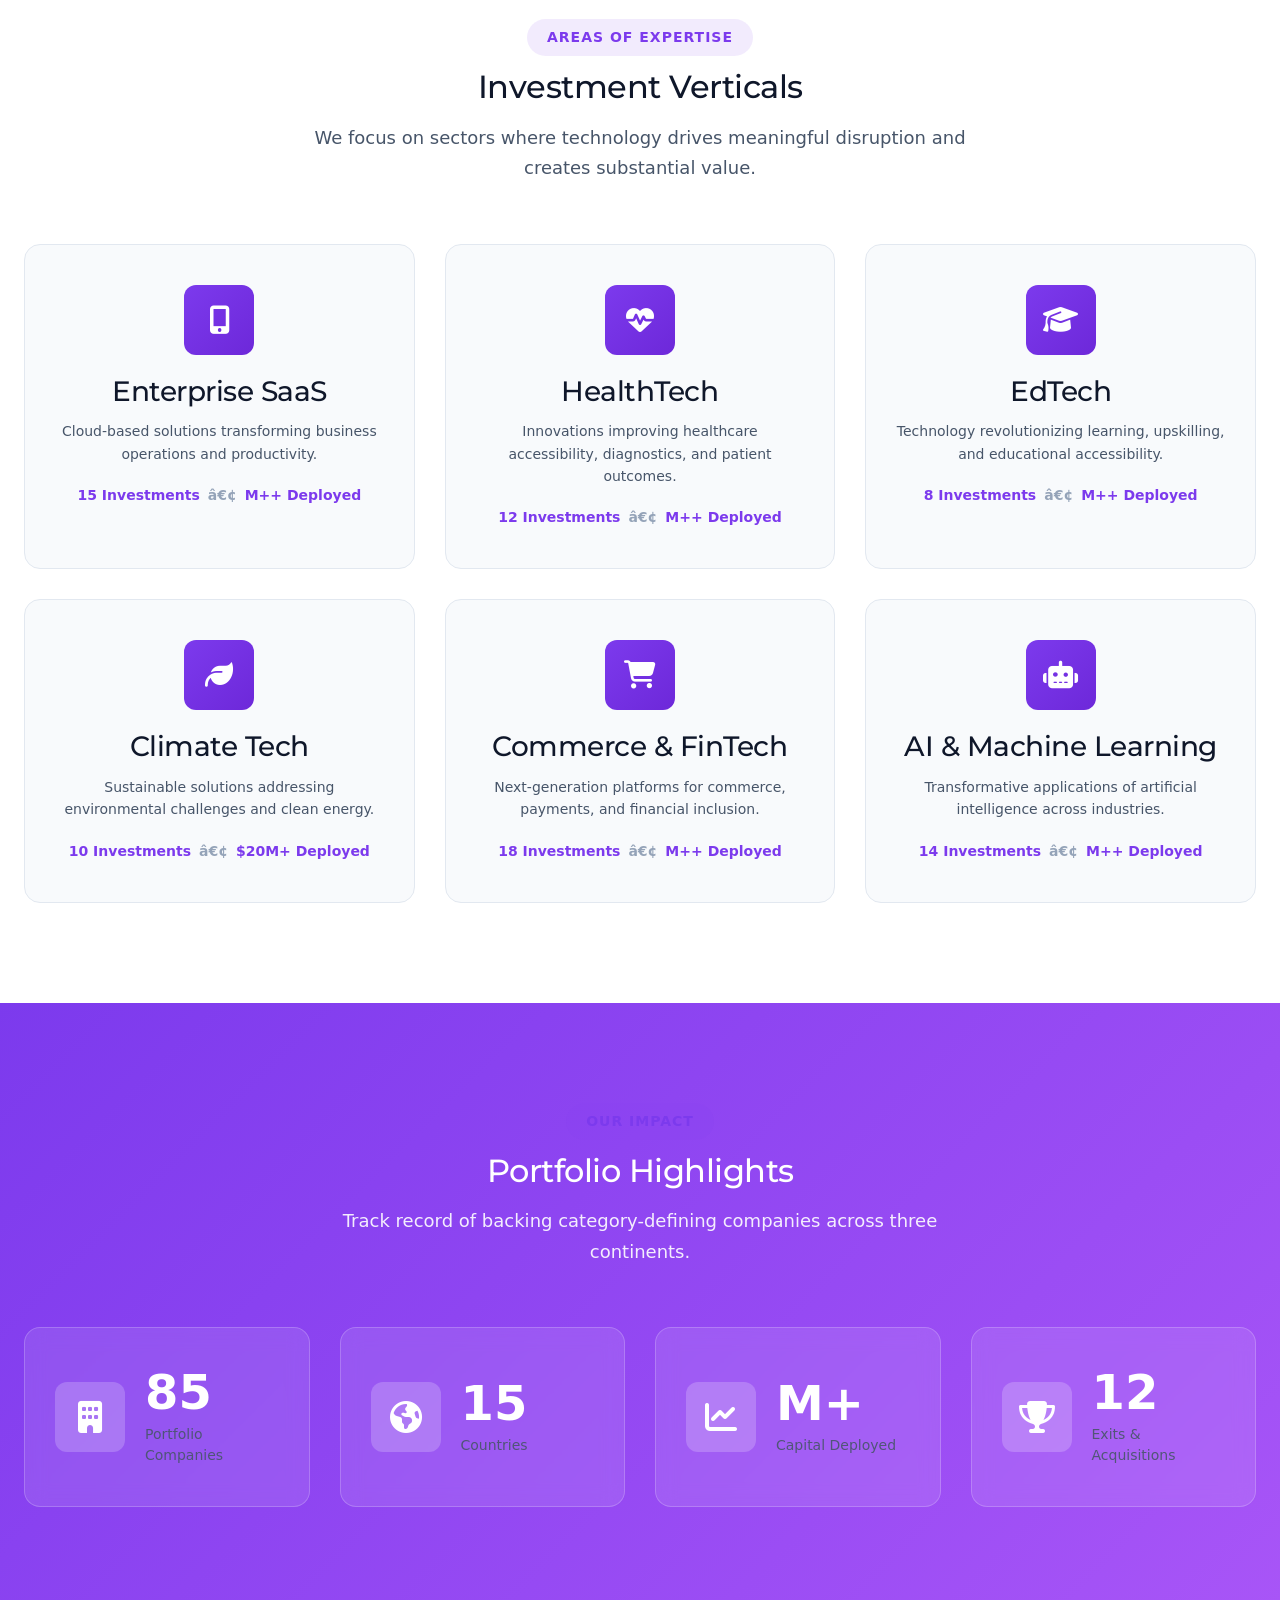
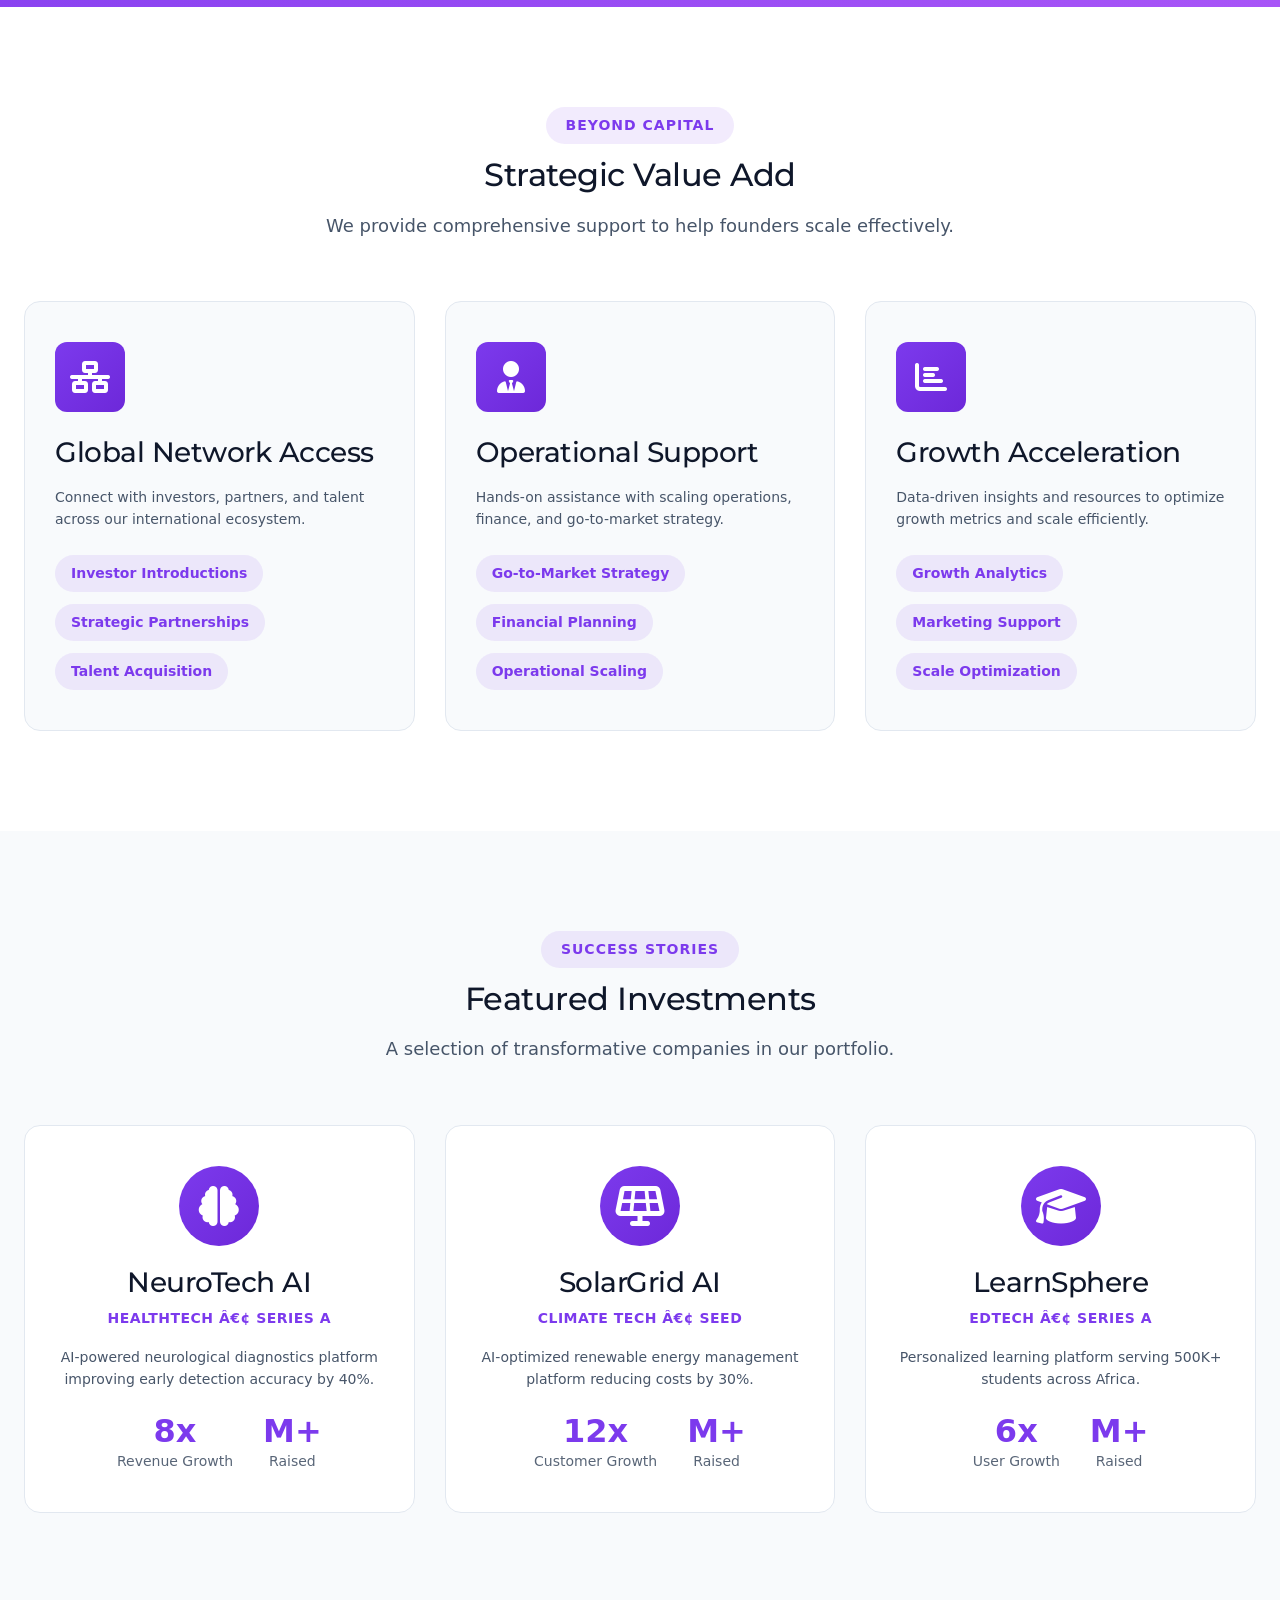
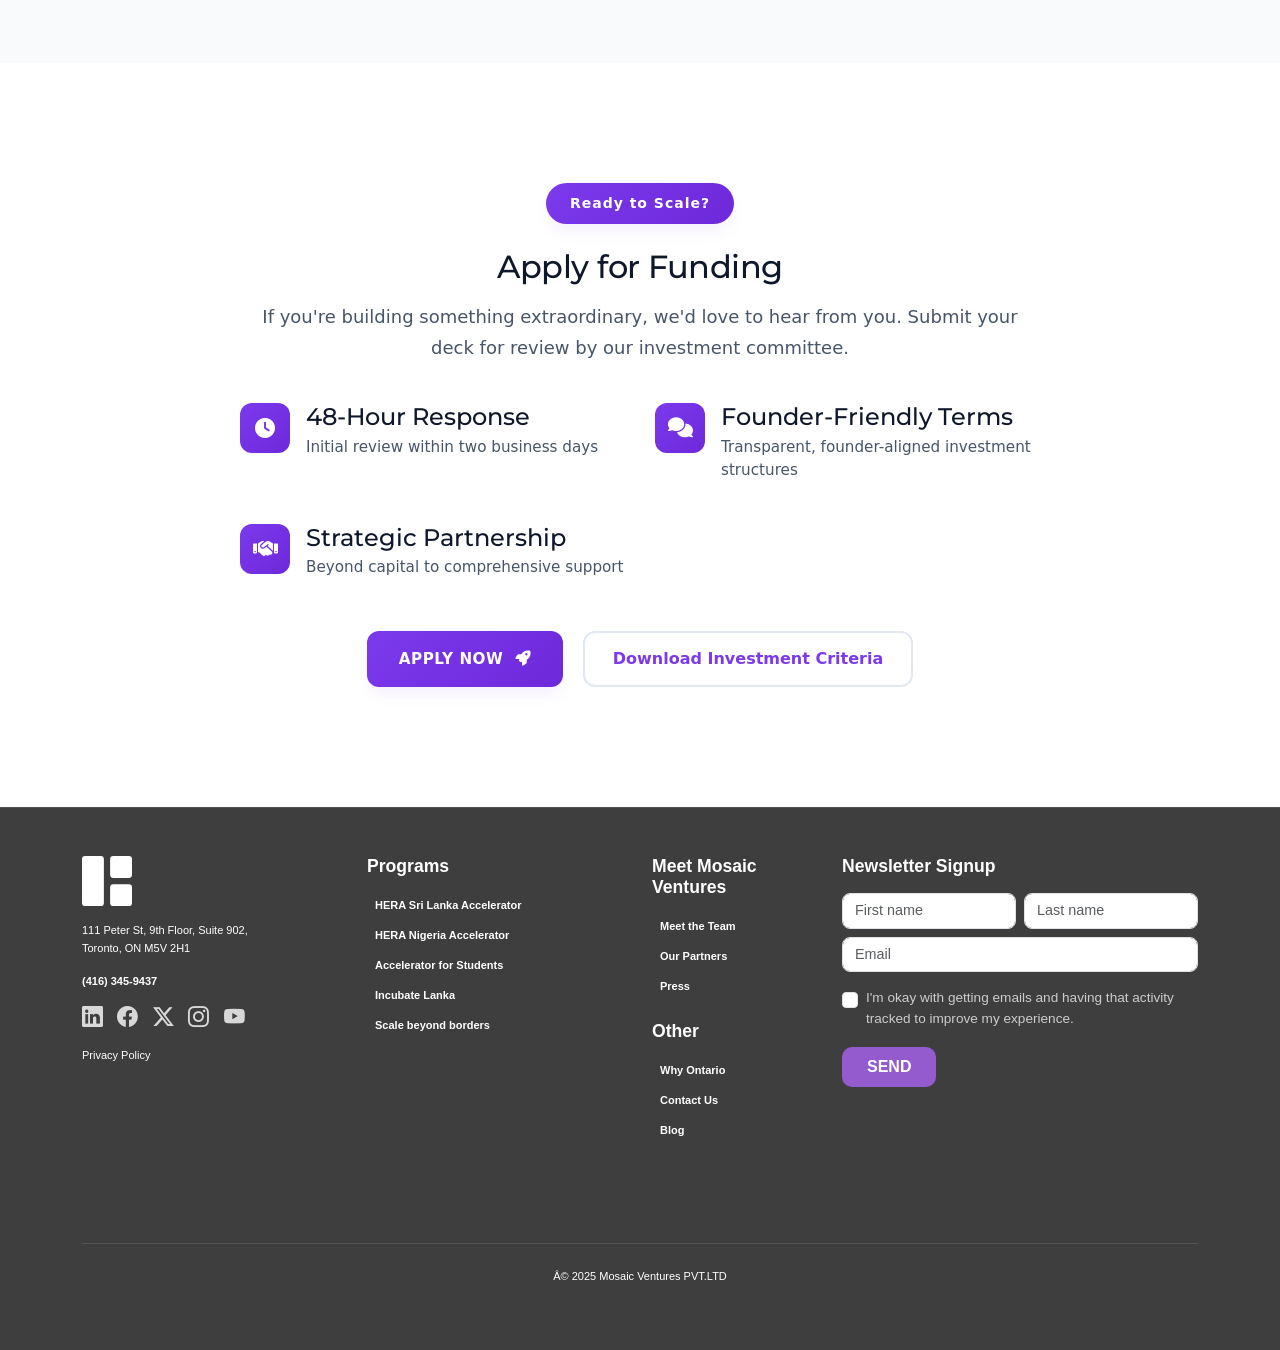
<file: inverstements.html>
<html>
<head>
    <title>Partners</title>

<link href="https://cdn.jsdelivr.net/npm/bootstrap@5.3.8/dist/css/bootstrap.min.css" rel="stylesheet" integrity="sha384-sRIl4kxILFvY47J16cr9ZwB07vP4J8+LH7qKQnuqkuIAvNWLzeN8tE5YBujZqJLB" crossorigin="anonymous">
<link rel="stylesheet" href="style.css">
<link href="https://cdn.jsdelivr.net/npm/bootstrap@5.3.3/dist/css/bootstrap.min.css" rel="stylesheet">
<link href="https://cdn.jsdelivr.net/npm/bootstrap-icons@1.11.1/font/bootstrap-icons.css" rel="stylesheet">
<link rel="icon" href="images/favicon.png" type="image/png">

<link rel="stylesheet" href="https://cdnjs.cloudflare.com/ajax/libs/font-awesome/6.4.0/css/all.min.css">
    <link rel="preconnect" href="https://fonts.googleapis.com">
    <link rel="preconnect" href="https://fonts.gstatic.com" crossorigin>
    <link href="https://fonts.googleapis.com/css2?family=Inter:wght@300;400;500;600;700&family=Montserrat:wght@700;800;900&display=swap" rel="stylesheet">




</head>





<body>





    <nav class="navbar navbar-expand-lg bg-body-tertiary">
  <div class="container-fluid">

    <!-- LEFT: LOGO ONLY -->
    <a class="navbar-brand d-flex align-items-center" href="index.html">
      <svg xmlns="http://www.w3.org/2000/svg" width="55" height="55" viewBox="0 0 16 16">
  <defs>
    <linearGradient id="brandGradient" x1="0%" y1="0%" x2="100%" y2="100%">
      <stop offset="0%" stop-color="#ff6a00"/>
      <stop offset="100%" stop-color="#ee0979"/>
    </linearGradient>
  </defs>

  <path d="M0 1a1 1 0 0 1 1-1h5a1 1 0 0 1 1 1v14a1 1 0 0 1-1 1H1a1 1 0 0 1-1-1zm9 0a1 1 0 0 1 1-1h5a1 1 0 0 1 1 1v5a1 1 0 0 1-1 1h-5a1 1 0 0 1-1-1zm0 9a1 1 0 0 1 1-1h5a1 1 0 0 1 1 1v5a1 1 0 0 1-1 1h-5a1 1 0 0 1-1-1z"
    fill="url(#brandGradient)" />
</svg>

      Mosaic Ventures
    </a>

    <!-- MOBILE TOGGLER -->
    <button class="navbar-toggler" type="button" data-bs-toggle="collapse" data-bs-target="#navbarMenu">
      <span class="navbar-toggler-icon"></span>
    </button>

    <!-- CENTER: MENU -->
    <div class="collapse navbar-collapse justify-content-center" id="navbarMenu">
      <ul class="navbar-nav mb-2 mb-lg-0">

        <li class="nav-item"><a class="nav-link active" href="index.html">Home</a></li>

        <li class="nav-item"><a class="nav-link active" href="about.html">About Us</a></li>

        <li class="nav-item dropdown">
          <a class="nav-link dropdown-toggle" href="#" data-bs-toggle="dropdown">Programs</a>
          <ul class="dropdown-menu">
            <li><a class="dropdown-item" href="2.html">HERA Sri Lanka Accelerator</a></li>
            <li><a class="dropdown-item" href="3.html">HERA Nigeria Accelerator</a></li>
            <li><a class="dropdown-item" href="#">Accelerator for Students</a></li>
            <li><a class="dropdown-item" href="#">Incubate Lanka</a></li>
            <li><a class="dropdown-item" href="#">Scale to North America</a></li>
            <li><a class="dropdown-item" href="#">Scale to Europe</a></li>
          </ul>
        </li>

        <li class="nav-item"><a class="nav-link active" href="partners.html">Partners</a></li>

        <li class="nav-item"><a class="nav-link active" href="inverstements.html">Investments</a></li>

        <li class="nav-item"><a class="nav-link active" href="events.html">Events</a></li>

        <li class="nav-item"><a class="nav-link active" href="contactus.html">Contact Us</a></li>

      </ul>
    </div>

    <!-- RIGHT SIDE: APPLY NOW -->
    <div class="d-flex">
      <a 
        class="apply-btn-right"
        href="https://docs.google.com/forms/d/e/1FAIpQLSfB2PHBsbTWPdLzU6aFZavRDyZS5VD-MWI3cAWOE3Az0FnuPw/viewform?usp=preview"
        target="_blank">
        Apply Now
      </a>
    </div>

  </div>
</nav>






 <!-- Hero Section -->
    <section class="investments-hero">
        <div class="investments-container">
            <div class="investments-hero-content">
                <span class="investments-hero-badge">Strategic Capital</span>
                <h1 class="investments-hero-title">Invest in the Future of Innovation</h1>
                <p class="investments-hero-subtitle">We partner with visionary founders building transformative companies across North America, Asia, and Africa. Join us in shaping tomorrow's industry leaders.</p>
                <div class="investments-hero-btns">
                    <a href="#thesis" class="investments-btn-primary">
                        <span>Our Investment Thesis</span>
                        <i class="fas fa-chart-line"></i>
                    </a>
                    <a href="#apply" class="investments-btn-secondary">
                        <span>Apply for Funding</span>
                    </a>
                </div>
            </div>
        </div>
    </section>

    <!-- Investment Thesis -->
    <section id="thesis" class="investments-thesis">
        <div class="investments-container">
            <div class="investments-section-header">
                <span class="investments-section-subtitle">Our Philosophy</span>
                <h2 class="investments-section-title">Investment Thesis</h2>
                <p class="investments-section-description">We invest in exceptional founders solving meaningful problems through technology and innovation.</p>
            </div>
            
            <div class="investments-grid">
                <div class="investments-card">
                    <div class="investments-card-icon">
                        <i class="fas fa-users"></i>
                    </div>
                    <h3>Founder-First</h3>
                    <p>We back visionary entrepreneurs with deep domain expertise and relentless execution capabilities.</p>
                </div>
                
                <div class="investments-card">
                    <div class="investments-card-icon">
                        <i class="fas fa-globe"></i>
                    </div>
                    <h3>Cross-Border Synergies</h3>
                    <p>Leveraging our global network to create value across North America, Asia, and African markets.</p>
                </div>
                
                <div class="investments-card">
                    <div class="investments-card-icon">
                        <i class="fas fa-rocket"></i>
                    </div>
                    <h3>Early-Stage Focus</h3>
                    <p>Investing at Pre-Seed to Series A stages where our hands-on support creates maximum impact.</p>
                </div>
                
                <div class="investments-card">
                    <div class="investments-card-icon">
                        <i class="fas fa-handshake"></i>
                    </div>
                    <h3>Long-Term Partnership</h3>
                    <p>Building enduring relationships that extend beyond capital to strategic guidance and network access.</p>
                </div>
            </div>
        </div>
    </section>

    <!-- Investment Focus -->
    <section class="investments-focus">
        <div class="investments-container">
            <div class="investments-section-header">
                <span class="investments-section-subtitle">Areas of Expertise</span>
                <h2 class="investments-section-title">Investment Verticals</h2>
                <p class="investments-section-description">We focus on sectors where technology drives meaningful disruption and creates substantial value.</p>
            </div>
            
            <div class="investments-focus-grid">
                <div class="investments-vertical-card">
                    <div class="vertical-icon">
                        <i class="fas fa-mobile-alt"></i>
                    </div>
                    <h3>Enterprise SaaS</h3>
                    <p>Cloud-based solutions transforming business operations and productivity.</p>
                    <div class="vertical-stats">
                        <span>15 Investments</span>
                        <span class="vertical-divider">•</span>
                        <span>M++ Deployed</span>
                    </div>
                </div>
                
                <div class="investments-vertical-card">
                    <div class="vertical-icon">
                        <i class="fas fa-heartbeat"></i>
                    </div>
                    <h3>HealthTech</h3>
                    <p>Innovations improving healthcare accessibility, diagnostics, and patient outcomes.</p>
                    <div class="vertical-stats">
                        <span>12 Investments</span>
                        <span class="vertical-divider">•</span>
                        <span>M++ Deployed</span>
                    </div>
                </div>
                
                <div class="investments-vertical-card">
                    <div class="vertical-icon">
                        <i class="fas fa-graduation-cap"></i>
                    </div>
                    <h3>EdTech</h3>
                    <p>Technology revolutionizing learning, upskilling, and educational accessibility.</p>
                    <div class="vertical-stats">
                        <span>8 Investments</span>
                        <span class="vertical-divider">•</span>
                        <span>M++ Deployed</span>
                    </div>
                </div>
                
                <div class="investments-vertical-card">
                    <div class="vertical-icon">
                        <i class="fas fa-leaf"></i>
                    </div>
                    <h3>Climate Tech</h3>
                    <p>Sustainable solutions addressing environmental challenges and clean energy.</p>
                    <div class="vertical-stats">
                        <span>10 Investments</span>
                        <span class="vertical-divider">•</span>
                        <span>$20M+ Deployed</span>
                    </div>
                </div>
                
                <div class="investments-vertical-card">
                    <div class="vertical-icon">
                        <i class="fas fa-shopping-cart"></i>
                    </div>
                    <h3>Commerce & FinTech</h3>
                    <p>Next-generation platforms for commerce, payments, and financial inclusion.</p>
                    <div class="vertical-stats">
                        <span>18 Investments</span>
                        <span class="vertical-divider">•</span>
                        <span>M++ Deployed</span>
                    </div>
                </div>
                
                <div class="investments-vertical-card">
                    <div class="vertical-icon">
                        <i class="fas fa-robot"></i>
                    </div>
                    <h3>AI & Machine Learning</h3>
                    <p>Transformative applications of artificial intelligence across industries.</p>
                    <div class="vertical-stats">
                        <span>14 Investments</span>
                        <span class="vertical-divider">•</span>
                        <span>M++ Deployed</span>
                    </div>
                </div>
            </div>
        </div>
    </section>

   
    <!-- Portfolio Statistics -->
    <section class="investments-stats">
        <div class="investments-container">
            <div class="investments-section-header">
                <span class="investments-section-subtitle">Our Impact</span>
                <h2 class="investments-section-title">Portfolio Highlights</h2>
                <p class="investments-section-description">Track record of backing category-defining companies across three continents.</p>
            </div>
            
            <div class="stats-grid">
                <div class="stat-card">
                    <div class="stat-icon">
                        <i class="fas fa-building"></i>
                    </div>
                    <div class="stat-content">
                        <div class="stat-number">85</div>
                        <div class="stat-label">Portfolio Companies</div>
                    </div>
                </div>
                
                <div class="stat-card">
                    <div class="stat-icon">
                        <i class="fas fa-globe-americas"></i>
                    </div>
                    <div class="stat-content">
                        <div class="stat-number">15</div>
                        <div class="stat-label">Countries</div>
                    </div>
                </div>
                
                <div class="stat-card">
                    <div class="stat-icon">
                        <i class="fas fa-chart-line"></i>
                    </div>
                    <div class="stat-content">
                        <div class="stat-number">M+</div>
                        <div class="stat-label">Capital Deployed</div>
                    </div>
                </div>
                
                <div class="stat-card">
                    <div class="stat-icon">
                        <i class="fas fa-trophy"></i>
                    </div>
                    <div class="stat-content">
                        <div class="stat-number">12</div>
                        <div class="stat-label">Exits & Acquisitions</div>
                    </div>
                </div>
            </div>
        </div>
    </section>

    <!-- Value Add -->
    <section class="investments-value">
        <div class="investments-container">
            <div class="investments-section-header">
                <span class="investments-section-subtitle">Beyond Capital</span>
                <h2 class="investments-section-title">Strategic Value Add</h2>
                <p class="investments-section-description">We provide comprehensive support to help founders scale effectively.</p>
            </div>
            
            <div class="value-grid">
                <div class="value-card">
                    <div class="value-icon">
                        <i class="fas fa-network-wired"></i>
                    </div>
                    <h3>Global Network Access</h3>
                    <p>Connect with investors, partners, and talent across our international ecosystem.</p>
                    <div class="value-features">
                        <span>Investor Introductions</span>
                        <span>Strategic Partnerships</span>
                        <span>Talent Acquisition</span>
                    </div>
                </div>
                
                <div class="value-card">
                    <div class="value-icon">
                        <i class="fas fa-user-tie"></i>
                    </div>
                    <h3>Operational Support</h3>
                    <p>Hands-on assistance with scaling operations, finance, and go-to-market strategy.</p>
                    <div class="value-features">
                        <span>Go-to-Market Strategy</span>
                        <span>Financial Planning</span>
                        <span>Operational Scaling</span>
                    </div>
                </div>
                
                <div class="value-card">
                    <div class="value-icon">
                        <i class="fas fa-chart-bar"></i>
                    </div>
                    <h3>Growth Acceleration</h3>
                    <p>Data-driven insights and resources to optimize growth metrics and scale efficiently.</p>
                    <div class="value-features">
                        <span>Growth Analytics</span>
                        <span>Marketing Support</span>
                        <span>Scale Optimization</span>
                    </div>
                </div>
            </div>
        </div>
    </section>

    <!-- Featured Portfolio -->
    <section class="investments-portfolio">
        <div class="investments-container">
            <div class="investments-section-header">
                <span class="investments-section-subtitle">Success Stories</span>
                <h2 class="investments-section-title">Featured Investments</h2>
                <p class="investments-section-description">A selection of transformative companies in our portfolio.</p>
            </div>
            
            <div class="portfolio-grid">
                <div class="portfolio-card">
                    <div class="portfolio-logo">
                        <i class="fas fa-brain"></i>
                    </div>
                    <h3>NeuroTech AI</h3>
                    <p class="portfolio-sector">HealthTech • Series A</p>
                    <p class="portfolio-desc">AI-powered neurological diagnostics platform improving early detection accuracy by 40%.</p>
                    <div class="portfolio-stats">
                        <div class="portfolio-stat">
                            <div class="stat-value">8x</div>
                            <div class="stat-label">Revenue Growth</div>
                        </div>
                        <div class="portfolio-stat">
                            <div class="stat-value">M+</div>
                            <div class="stat-label">Raised</div>
                        </div>
                    </div>
                </div>
                
                <div class="portfolio-card">
                    <div class="portfolio-logo">
                        <i class="fas fa-solar-panel"></i>
                    </div>
                    <h3>SolarGrid AI</h3>
                    <p class="portfolio-sector">Climate Tech • Seed</p>
                    <p class="portfolio-desc">AI-optimized renewable energy management platform reducing costs by 30%.</p>
                    <div class="portfolio-stats">
                        <div class="portfolio-stat">
                            <div class="stat-value">12x</div>
                            <div class="stat-label">Customer Growth</div>
                        </div>
                        <div class="portfolio-stat">
                            <div class="stat-value">M+</div>
                            <div class="stat-label">Raised</div>
                        </div>
                    </div>
                </div>
                
                <div class="portfolio-card">
                    <div class="portfolio-logo">
                        <i class="fas fa-graduation-cap"></i>
                    </div>
                    <h3>LearnSphere</h3>
                    <p class="portfolio-sector">EdTech • Series A</p>
                    <p class="portfolio-desc">Personalized learning platform serving 500K+ students across Africa.</p>
                    <div class="portfolio-stats">
                        <div class="portfolio-stat">
                            <div class="stat-value">6x</div>
                            <div class="stat-label">User Growth</div>
                        </div>
                        <div class="portfolio-stat">
                            <div class="stat-value">M+</div>
                            <div class="stat-label">Raised</div>
                        </div>
                    </div>
                </div>
            </div>
            
            
        </div>
    </section>

    <!-- CTA -->
    <section id="apply" class="investments-cta">
        <div class="investments-container">
            <div class="cta-content">
                <span class="cta-badge">Ready to Scale?</span>
                <h2>Apply for Funding</h2>
                <p>If you're building something extraordinary, we'd love to hear from you. Submit your deck for review by our investment committee.</p>
                
                <div class="cta-features">
                    <div class="cta-feature">
                        <i class="fas fa-clock"></i>
                        <div>
                            <h4>48-Hour Response</h4>
                            <p>Initial review within two business days</p>
                        </div>
                    </div>
                    <div class="cta-feature">
                        <i class="fas fa-comments"></i>
                        <div>
                            <h4>Founder-Friendly Terms</h4>
                            <p>Transparent, founder-aligned investment structures</p>
                        </div>
                    </div>
                    <div class="cta-feature">
                        <i class="fas fa-handshake"></i>
                        <div>
                            <h4>Strategic Partnership</h4>
                            <p>Beyond capital to comprehensive support</p>
                        </div>
                    </div>
                </div>
                
                <div class="cta-buttons">
                    <a href="#" class="investments-btn-primary">
                        <span>Apply Now</span>
                        <i class="fas fa-rocket"></i>
                    </a>
                    <a href="#" class="investments-btn-outline">
                        <span>Download Investment Criteria</span>
                    </a>
                </div>
            </div>
        </div>
    </section>























































<footer class="tbdc-footer">
  <div class="container py-5">
    <div class="row gy-4">

      <!-- Left Column -->
      <div class="col-md-3">
        <div class="footer-logo mb-3">
         <svg xmlns="http://www.w3.org/2000/svg" width="50" height="50" fill="currentColor" class="bi bi-grid-1x2-fill" viewBox="0 0 16 16">
  <path d="M0 1a1 1 0 0 1 1-1h5a1 1 0 0 1 1 1v14a1 1 0 0 1-1 1H1a1 1 0 0 1-1-1zm9 0a1 1 0 0 1 1-1h5a1 1 0 0 1 1 1v5a1 1 0 0 1-1 1h-5a1 1 0 0 1-1-1zm0 9a1 1 0 0 1 1-1h5a1 1 0 0 1 1 1v5a1 1 0 0 1-1 1h-5a1 1 0 0 1-1-1z"/>
</svg>
        </div>
        <p>111 Peter St, 9th Floor, Suite 902,<br>Toronto, ON M5V 2H1</p>
        <p><a href="tel:+14163459437" class="footer-phone">(416) 345-9437</a></p>

        <div class="footer-social mt-3">
          <a href="#"><i class="bi bi-linkedin"></i></a>
          <a href="#"><i class="bi bi-facebook"></i></a>
          <a href="#"><i class="bi bi-twitter-x"></i></a>
          <a href="#"><i class="bi bi-instagram"></i></a>
          <a href="#"><i class="bi bi-youtube"></i></a>
        </div>

        <a href="#" class="privacy-link mt-3 d-block">Privacy Policy</a>
      </div>

      <!-- Programs -->
      <div class="col-md-3">
        <h5>Programs</h5>
        <ul class="footer-links">
          <li><a href="#">HERA Sri Lanka Accelerator</a></li>
          <li><a href="#">HERA Nigeria Accelerator </a></li>
          <li><a href="#">Accelerator for Students</a></li>
          <li><a href="#">Incubate Lanka
</a></li>
          <li><a href="#">Scale beyond borders</a></li>
         
        </ul>
      </div>

      <!-- Meet TBDC -->
      <div class="col-md-2">
        <h5>Meet Mosaic Ventures
</h5>
        <ul class="footer-links">
          <li><a href="#">Meet the Team</a></li>
          <li><a href="#">Our Partners</a></li>
          <li><a href="#">Press</a></li>
        </ul>
        <h5 class="mt-4">Other</h5>
        <ul class="footer-links">
          <li><a href="#">Why Ontario</a></li>
          <li><a href="#">Contact Us</a></li>
          <li><a href="#">Blog</a></li>
        </ul>
      </div>

      <!-- Newsletter -->
      <div class="col-md-4">
        <h5>Newsletter Signup</h5>
        <form class="newsletter-form mt-3">
          <div class="row g-2">
            <div class="col">
              <input type="text" class="form-control" placeholder="First name">
            </div>
            <div class="col">
              <input type="text" class="form-control" placeholder="Last name">
            </div>
          </div>
          <div class="mt-2">
            <input type="email" class="form-control" placeholder="Email">
          </div>
          <div class="form-check mt-3">
            <input class="form-check-input" type="checkbox" id="emailConsent">
            <label class="form-check-label" for="emailConsent">
              I'm okay with getting emails and having that activity tracked to improve my experience.
            </label>
          </div>
          <button type="submit" class="btn-send mt-3">SEND</button>
        </form>
      </div>

    </div>
    <div class="footer-bottom text-center pt-4 mt-4">
      <p>© 2025 Mosaic Ventures PVT.LTD</p>
    </div>
  </div>
</footer>








<script src="https://cdn.jsdelivr.net/npm/bootstrap@5.3.8/dist/js/bootstrap.bundle.min.js" integrity="sha384-FKyoEForCGlyvwx9Hj09JcYn3nv7wiPVlz7YYwJrWVcXK/BmnVDxM+D2scQbITxI" crossorigin="anonymous"></script>

</body>
</html>
</file>
<file: style.css>
.container-fluid{
    background-color: #ffffff63;
    padding: 20px;
    
}

.navbar-nav .nav-link{
    
    margin-left: 20px;
    font-size: 12px;
    font-weight: bold;
  
}




.apply-btn-right {
  background: linear-gradient(135deg, #3300ff, #db09ee);
  padding: 10px 26px;
  color: #fff;
  font-weight: 600;
  border-radius: 50px;
  text-decoration: none;
  transition: 0.3s ease-in-out;
  box-shadow: 0 4px 12px rgba(255, 0, 90, 0.4);
  border: 2px solid rgba(255, 255, 255, 0.2);
  backdrop-filter: blur(6px);

  /* 🔥 This moves the button slightly left from the corner */
  margin-right: 50px !important; 
}

.apply-btn-right:hover {
  transform: translateY(-3px) scale(1.05);
  box-shadow: 0 12px 25px rgba(221, 0, 255, 0.55);
  background: linear-gradient(135deg, #00b421, #343434);
}



/* Branding Wrapper */
.navbar-brand {
  font-size: 1.9rem;
  font-weight: 700;
  letter-spacing: 0.8px;
  font-family: "Poppins", sans-serif;
  color: #222 !important;
  display: flex;
  align-items: center;
  gap: 10px;
  transition: 0.3s ease-in-out;
}

/* SVG Logo Style */
.navbar-brand svg {
  width: 52px;
  height: 52px;
  fill: url(#brandGradient);
  filter: drop-shadow(0 4px 6px rgba(0,0,0,0.15));
  transition: 0.3s ease;
}

/* Hover Effect */
.navbar-brand:hover {
  transform: translateY(-2px);
  color: #b500e2 !important;
}

.navbar-brand:hover svg {
  transform: scale(1.08);
  filter: drop-shadow(0 6px 10px rgba(0, 0, 0, 0.234));
}

/* Apply gradient to the SVG logo */
svg defs #brandGradient stop:first-child {
  stop-color: #6f00ff;
}

svg defs #brandGradient stop:last-child {
  stop-color: #a209ee;
}




















/* Announcement Bar Styles */

.announcement-bar {
  background-color: #9000ff;        
  border-bottom: 2px solid #ce9e5b; 
  font-size: 14px;
  font-weight: 500;
  color: #ffffff;
  letter-spacing: 5.5px;
  
}


/* Basic Reset to remove default button styling */
button {
    background: none;
    border: none;
    padding: 0;
    font: inherit;
    color: inherit;
    cursor: pointer;
}

/* Styling for the main apply button */
.main-apply-button {
    background-color: #28a745;  /* Green background */
    color: white;               /* White text */
    border: 2px solid #28a745; /* Green border */
    padding: 12px 24px;         /* Add padding for better size */
    font-size: 16px;            /* Set font size */
    font-weight: bold;          /* Bold font */
    text-transform: uppercase;  /* Uppercase text */
    border-radius: 5px;         /* Rounded corners */
    transition: all 0.3s ease;  /* Smooth transition for hover effects */
    box-shadow: 0 4px 6px rgba(0, 0, 0, 0.1); /* Subtle shadow */
}

/* Hover effect for the apply button */
.main-apply-button:hover {
    background-color: white;   /* White background on hover */
    color: #28a745;            /* Green text on hover */
    border: 2px solid #28a745; /* Green border */
    box-shadow: 0 6px 12px rgba(0, 0, 0, 0.1); /* Darker shadow on hover */
    cursor: pointer;           /* Cursor pointer to indicate it's clickable */
}

/* Focus effect for accessibility */
.main-apply-button:focus {
    outline: none;
    box-shadow: 0 0 0 3px rgba(40, 167, 69, 0.5); /* Green outline when focused */
}

/* Disabled state */
.main-apply-button:disabled {
    background-color: #d6d6d6;  /* Gray background when disabled */
    color: #a1a1a1;             /* Gray text */
    border-color: #d6d6d6;      /* Gray border */
    cursor: not-allowed;        /* Not allowed cursor */
}



























/* Hero Section */
.hero-slide {
  position: relative;
  height: 92vh;
  background-size: cover;
  background-position: center;
  display: flex;
  align-items: center;
  justify-content: space-between;
  padding: 0 8%;
  color: white;
  overflow: hidden;
}

/* Dark premium gradient overlay */
.overlay {
  position: absolute;
  inset: 0;
  background: linear-gradient(to bottom right, rgba(168, 168, 168, 0.6), rgba(0, 0, 0, 0.3));
 
  border-radius: 25px;
}

/* Hero text */
.hero-content {
  position: relative;
  z-index: 3;
  max-width: 45%;
  animation: fadeUp 1s ease forwards;
}

.hero-content h1 {
  font-size: 3.4rem;
  font-weight: 800;
  line-height: 1.2;
  margin-bottom: 20px;
  letter-spacing: 1px;
}

.hero-content p {
  font-size: 1.25rem;
  line-height: 1.7;
  margin-bottom: 30px;
  opacity: 0.95;
}

/* Button */
.btn-learn {
  background: linear-gradient(135deg, #aa00ff, #bf00d4);
  color: white;
  padding: 14px 32px;
  border-radius: 12px;
  font-weight: 700;
  text-decoration: none;
  transition: 0.3s;
}

.btn-learn:hover {
  transform: translateY(-3px) scale(1.05);
  background: linear-gradient(135deg, #aa6ff6, #bc06ff);
}

/* Right person card */
.hero-person {
  z-index: 3;
  text-align: center;
  transform: translateY(20px);
  transition: 0.4s;
}

.hero-person img {
  width: 320px;
  border-radius: 22px;
  box-shadow: 0 10px 35px rgba(0,0,0,0.5);
  transition: transform 0.4s;
}

.hero-person img:hover {
  transform: scale(1.05) rotate(1deg);
}

.person-info {
  margin-top: 12px;
  background: rgba(255,255,255,0.18);
  backdrop-filter: blur(8px);
  padding: 12px 16px;
  border-radius: 12px;
  color: #fff;
}

.person-info h5 {
  margin: 0;
  font-size: 1.1rem;
  font-weight: 700;
}

.person-info p {
  margin: 0;
  font-size: 0.9rem;
  opacity: 0.85;
}

/* Animation Keyframes */
@keyframes fadeUp {
  from { opacity: 0; transform: translateY(30px); }
  to { opacity: 1; transform: translateY(0); }
}

/* Responsive */
@media (max-width: 768px) {
  .hero-slide {
    flex-direction: column;
    text-align: center;
    height: 90vh;
    padding: 0 4%;
  }

  .hero-content {
    max-width: 100%;
  }

  .hero-content h1 {
    font-size: 2.3rem;
  }

  .hero-content p {
    font-size: 1rem;
  }

  .hero-person img {
    width: 230px;
  }
}

/* Custom Carousel Controls */
.carousel-control {
  position: absolute;
  top: 50%;
  transform: translateY(-50%);
  width: 55px;
  height: 55px;
  border-radius: 50%;
  background: rgba(255,255,255,0.2);
  backdrop-filter: blur(6px);
  display: flex;
  justify-content: center;
  align-items: center;
  border: 2px solid rgba(255,255,255,0.4);
  z-index: 10;
  cursor: pointer;
  transition: 0.3s ease;
}

.custom-prev {
  left: 25px;
}

.custom-next {
  right: 25px;
}

.arrow-icon {
  font-size: 28px;
  color: #d000ff;
  font-weight: 700;
  transition: 0.3s ease;
  
}
.carousel-control{
  border-color: #cc00ff;
}
/* Hover Effect */
.carousel-control:hover {
  background: rgba(166, 0, 255, 0.35);
  transform: translateY(-50%) scale(1.1);
  border-color: #cc00ff;
  box-shadow: 0 0 18px rgba(255,255,255,0.6);
}

.carousel-control:hover .arrow-icon {
  color: #fff;
}

/* Mobile Adjustments */
@media (max-width: 768px) {
  .carousel-control {
    width: 45px;
    height: 45px;
  }
  .arrow-icon {
    font-size: 22px;
  }
}
















.homekumaran-section {
    width: 100%;
    max-width: 1250px;
    padding: 60px 32px;
    margin: auto;
}

/* ROWS */
.hk-row {
    display: flex;
    justify-content: space-between;
    gap: 40px;
    align-items: center;
    flex-wrap: wrap;
    margin-bottom: 60px;
}

/* TOP LEFT IMAGE */
.big-img {
    width: 360px;
    height: 330px;
    position: relative;
    border-radius: 22px;
    overflow: hidden;
}

.hk-img img {
    width: 100%;
    height: 100%;
    object-fit: cover;
}

/* RIGHT TEXT */
.hk-col-right h1 {
    font-size: 38px;
    font-weight: 800;
    color: #0d1d1d;
    margin-bottom: 18px;
    line-height: 1.3;
}

.hk-col-right p {
    color: #444;
    font-size: 12px;
    line-height: 1.7;
    margin-bottom: 20px;
    max-width: 500px;
    
}

/* BADGES */
.hk-badge {
    position: absolute;
    top: 20px;
    left: 20px;
    background: rgba(255,255,255,0.82);
    padding: 14px 20px;
    border-radius: 18px;
    font-size: 28px;
    font-weight: 700;
    backdrop-filter: blur(8px);
}

.hk-badge span {
    font-size: 12px;
}

.hk-badge-bottom {
    bottom: 20px;
    right: 20px;
    left: auto;
    top: auto;
}

/* BOTTOM TEXT */
.hk-left-text {
    max-width: 540px;
}

.hk-left-text p {
    font-size: 12px;
    color: #444;
    line-height: 1.8;
    margin-bottom: 20px;
}

/* RIGHT IMAGES GROUP */
.hk-right-images {
    display: flex;
    align-items: flex-end;
    gap: 20px;
}

/* Tower image */
.tower-img {
    width: 330px;
    height: 400px;
    border-radius: 22px;
    position: relative;
    overflow: hidden;
}

/* Small smiling image */
.small-img {
    width: 160px;
    height: 160px;
    border-radius: 20px;
    overflow: hidden;
}

/* RESPONSIVE */
@media (max-width: 992px) {
    .hk-row {
        flex-direction: column;
        text-align: center;
    }

    .hk-right-images {
        justify-content: center;
    }

    .hk-col-right p {
        margin: auto;
    }
}

@media (max-width: 600px) {

    .big-img,
    .tower-img,
    .small-img {
        width: 100%;
        height: auto;
    }

    .hk-badge {
        font-size: 22px;
        padding: 10px 14px;
    }

    .hk-badge span {
        font-size: 10px;
    }

    .hk-row {
        margin-bottom: 40px;
    }

    .hk-col-right h1 {
        font-size: 30px;
    }
}


















.homekumaran2 {
    padding: 60px 40px;
    max-width: 980px;
    margin: auto;
}

/* Title */
.hk2-title {
    text-align: center;
    font-size: 36px;
    font-weight: 800;
    margin-bottom: 30px;
    color: #0f2b2e;
}

/* Tabs */
.hk2-tabs {
    text-align: center;
    margin-bottom: 40px;
}


.hk2-tab.active {
    background: #0f2b2e;
    color: white;
    border-color: #0f2b2e;
}

/* Grid */
.hk2-grid {
    display: flex;
    flex-direction: column;
    gap: 35px;
}

.hk2-card {
    display: flex;
    background: white;
    border-radius: 14px;
    overflow: hidden;
    gap: 0;
}

/* Images */
.hk2-img {
    flex: 1;
}

.hk2-img img {
    width: 100%;
    height: 100%;
    object-fit: cover;
}

/* Text area */
.hk2-text {
    flex: 1;
    padding: 35px;
    display: flex;
    flex-direction: column;
}

.hk2-text h2 {
    margin: 0 0 5px;
    font-size: 22px;
    font-weight: 800;
}

.hk2-text .sub {
    font-size: 13px;
    color: #444;
    margin-bottom: 12px;
}

.hk2-text p {
    font-size: 12px;
    line-height: 1.6;
    margin-bottom: 20px;
}

/* Background colors */
.hk2-peach {
    background: #f2dcfc;
}

.hk2-purple {
    background: #ece9ff;
}

.hk2-blue {
    background: #f2dcfc;
}

/* Buttons */
.hk2-btn {
    width: 140px;
    padding: 10px;
    border-radius: 8px;
    border: 1px solid #0f2b2e;
    background: white;
    color: #0f2b2e;
    cursor: pointer;
    font-weight: 600;
}

.hk2-btn:hover {
    background: #0f2b2e;
    color: white;
}

/* Bottom Button */
.hk2-bottom {
    text-align: center;
    margin-top: 40px;
}

.hk2-all-btn {
    background: #c7a16b;
    border: none;
    padding: 12px 28px;
    border-radius: 8px;
    color: white;
    font-weight: 600;
    cursor: pointer;
}

/* Responsive */
@media (max-width: 780px) {
    .hk2-card {
        flex-direction: column;
    }
}

























/*  5-Photo  */
.photo-strip {
    display: flex;
    justify-content: center;
    gap: 25px;
    margin-bottom: 60px;
    margin-top: -20px;
    flex-wrap: wrap;
}

.photo-strip img {
    width: 170px;
    height: 220px;
    object-fit: cover;
    border-radius: 20px;
    box-shadow: 0 15px 40px rgba(0,0,0,0.15);
    transition: 0.3s ease;
}

/* slight random tilts */
.tilt-left {
    transform: rotate(-6deg);
}
.tilt-right {
    transform: rotate(6deg);
}

.photo-strip img:hover {
    transform: scale(1.05) rotate(0deg);
}

/* Mobile responsive */
@media (max-width: 768px) {
    .photo-strip {
        gap: 18px;
    }
    .photo-strip img {
        width: 130px;
        height: 170px;
    }
}

@media (max-width: 480px) {
    .photo-strip img {
        width: 100px;
        height: 140px;
    }
}











.homekumaran3 {
    width: 100%;
    padding: 80px 40px;
    background: linear-gradient(180deg, #ffffff 0%, #f6f9f7 100%);
    font-family: "Inter", sans-serif;
}

/* Team Header */
.team-header {
    text-align: center;
    margin-bottom: 80px;
    position: relative;
}







/* explore button */

/* Top text section */
.sectors-top {
    display: flex;
    justify-content: space-between;
    align-items: flex-start;
    margin-bottom: 40px;
    flex-wrap: wrap;
    padding: 20px 0;
}

.sectors-top h3 {
    font-size: 32px;
    font-weight: 800;
    color: #6b3ab0;
    line-height: 36px;
    position: relative;
}

/* accent bar on the left title */
.sectors-top h3::before {
    content: "";
    width: 6px;
    height: 50px;
    background: #420075;
    position: absolute;
    left: -18px;
    top: 4px;
    border-radius: 3px;
}

.sector-desc {
    font-size: 12px;
    line-height: 26px;
    color: #4e5f59;
    max-width: 380px;
    font-weight: 600;
    letter-spacing: 0.2px;
    margin-top: 6px;
}

/* Responsive */
@media (max-width: 768px) {
    .sectors-top {
        flex-direction: column;
        gap: 18px;
    }
    .sectors-top h3 {
        font-size: 26px;
    }
    .sector-desc {
        font-size: 15px;
    }
}


/* Cards */
/* Slider wrapper */
.sector-slider {
    width: 100%;
    overflow: hidden;
    position: relative;
    padding: 20px 0;
}

/* Continuous scrolling track */
.sector-grid {
    display: flex;
    gap: 20px;
    width: max-content;
    animation: scroll 25s linear infinite;
}

.sector-slider:hover .sector-grid {
    animation-play-state: paused; /* hover → pause scrolling */
}

@keyframes scroll {
    from {
        transform: translateX(0);
    }
    to {
        transform: translateX(-50%);
    }
}

.sector-card {
    position: relative;
    min-width: 300px;  /* width for each card */
    border-radius: 16px;
    overflow: hidden;
    flex-shrink: 0;
}

.sector-card img {
    width: 100%;
    height: 360px;
    object-fit: cover;
    filter: brightness(0.55);
    transition: transform 0.4s ease, filter 0.4s ease;
}

/* hover → zoom */
.sector-card:hover img {
    transform: scale(1.15);
    filter: brightness(0.9);
}

/* Text inside card */
.sector-card span {
    position: absolute;
    bottom: 20px;
    left: 20px;
    color: white;
    font-size: 15px;
    font-weight: 600;
}


/* Responsive */
@media (max-width: 1200px) {
    .sector-grid {
        grid-template-columns: repeat(3, 1fr);
    }
}

@media (max-width: 768px) {
    .sector-grid {
        grid-template-columns: repeat(2, 1fr);
    }
}

@media (max-width: 480px) {
    .sector-grid {
        grid-template-columns: 1fr;
    }
    .sector-card img {
        height: 280px;
    }
}

















.homekumaran4 {
      max-width: 1100px;
      margin: 0 auto;
    }

    .hk4-hero {
      display: grid;
      grid-template-columns: 1fr 1fr;
      gap: 32px;
      align-items: center;
      padding: 24px 8px;
    }

    /* Left column text block */
    .hk4-left {
      padding-right: 18px;
    }
    .hk4-eyebrow {
      font-weight: 600;
      color: #24053a;
      margin-bottom: 8px;
      font-size: 20px;
    }
    .hk4-sub {
      color: #6b7b76;
      font-size: 14px;
      margin-bottom: 16px;
      max-width: 360px;
    }
    .hk4-paragraph {
      color: #42514d;
      font-size: 12px;
      margin-bottom: 18px;
      max-width: 380px;
    }

    /* Small square image at lower-left inside collage column */
    .hk4-callout {
      display: inline-flex;
      align-items: center;
      gap: 12px;
    }

    /* Right column collage */
    .hk4-right {
      position: relative;
      min-height: 320px;
    }

    /* main big rounded image */
    .hk4-main-img {
      width: 320px;
      height: 320px;
      border-radius: 18px;
      overflow: hidden;
      box-shadow: 0 18px 40px rgba(3,12,12,0.12);
      background: #ddd;
      position: absolute;
      left: 30px;
      top: 0;
      transform: rotate(-2deg);
    }
    .hk4-main-img img { width:100%; height:100%; object-fit:cover; display:block; }

    /* overlay small icon circle */
    .hk4-overlay-icon {
      position: absolute;
      left: calc(30px + 18px);
      top: 38%;
      transform: translateY(-50%);
      width: 52px;
      height: 52px;
      border-radius: 12px;
      background: rgba(255,255,255,0.9);
      display:flex;
      align-items:center;
      justify-content:center;
      box-shadow: 0 6px 20px rgba(2,10,8,0.12);
      border: 1px solid rgba(0,0,0,0.04);
    }
    .hk4-overlay-icon svg { width:26px; height:26px; opacity:0.85; }

    /* small tilted squares top-right */
    .hk4-tile {
      width: 196px;
      height: 294px;
      border-radius: 12px;
      overflow:hidden;
      position: absolute;
      right: 0;
      top: -6px;
      transform: rotate(8deg);
      box-shadow: 0 8px 26px rgba(3,12,12,0.09);
      background:#ccc;
    }
    .hk4-tile img { width:100%; height:100%; object-fit:cover; display:block; }

    /* small rounded picture bottom-left (floating) */
    .hk4-small {
      width: 182px;
      height: 202px;
      border-radius: 12px;
      overflow:hidden;
      position: absolute;
      left: -6px;
      bottom: -18px;
      transform: rotate(-6deg);
      box-shadow: 0 10px 30px rgba(3,12,12,0.12);
      background:#eee;
    }
    .hk4-small img { width:100%; height:100%; object-fit:cover; display:block; }

    /* right-side paragraph & button */
    .hk4-right-copy {
      position: absolute;
      right: -18px;
      bottom: 8px;
      width: 290px;
      font-size: 12px;
      color: #00000090;
      background: transparent;
      font-weight: bold;
    }
    

    /* big heading centered under hero */
    .hk4-bottom-title {
      margin-top: 56px;
      text-align: center;
      font-size: 26px;
      font-weight: 800;
      color: #16082a;
      letter-spacing: -0.5px;
    }
    .hk4-bottom-sub {
      display:block;
      margin-top: 8px;
      font-size: 20px;
      font-weight:700;
      color:#280a3a;
    }

    /* Responsive */
    @media (max-width: 880px) {
      .hk4-hero { grid-template-columns: 1fr; gap:18px; }
      .hk4-right { min-height: 420px; height:auto; }
      .hk4-main-img { position: relative; left: 0; top: 0; transform: none; margin: 0 auto; width: 88%; height: 320px; }
      .hk4-overlay-icon { left: 50%; top: 12%; transform: translateX(-50%) translateY(0); }
      .hk4-tile { right: 12%; top: -10px; transform: rotate(6deg); }
      .hk4-right-copy { position: relative; right: auto; bottom: auto; width: 100%; margin-top: 14px; }
    }

    @media (max-width:480px){
      body{ padding:18px; }
      .hk4-bottom-title{ font-size:20px; }
      .hk4-bottom-sub{ font-size:16px; display:block; }
    }


















/* Footer Styles */
.tbdc-footer {
  background-color: #000000c1;
  color: #ffffff;
  font-family: 'Poppins', sans-serif;
  border-top: 1px solid rgba(255, 255, 255, 0.1);
}

.tbdc-footer h5 {
  font-weight: 600;
  font-size: 1.1rem;
  margin-bottom: 15px;
}

.tbdc-footer p,
.tbdc-footer a {
  font-size: 0.95rem;
  color: #ffffff;
  text-decoration: none;
  font-size: 11px;
 
}

.tbdc-footer a:hover {
  color: #000000;
}

.footer-phone {
  color: #000000;
  font-weight: 600;
}

.footer-links {
  list-style: none;
  padding: 0;
  margin: 0;
}

.footer-links li {
  margin-bottom: 6px;
}

.footer-links a {
  color: #000000cc;
}

.footer-links a:hover {
  color: #000000;
}

.footer-social a {
  color: #ffffffcc;
  font-size: 1.3rem;
  margin-right: 10px;
  transition: 0.3s;
}

.footer-social a:hover {
  color: #000000;
}

.newsletter-form .form-control {
  background-color: #ffffff;
  border-radius: 8px;
  font-size: 0.9rem;
}

.btn-send {
  background-color: #935bce;
  color: #fff;
  padding: 8px 25px;
  border-radius: 10px;
  font-weight: 600;
  border: none;
  transition: 0.3s;
}

.btn-send:hover {
  background-color: #8000ff;
}

.form-check-label {
  font-size: 0.85rem;
  color: #ccc;
}

.footer-bottom {
  border-top: 1px solid rgba(255, 255, 255, 0.1);
  font-size: 0.85rem;
  color: #bbb;
}










































.hero {
  background: linear-gradient(rgba(0,0,0,0.6), rgba(0,0,0,0.6)),
              url('https://images.unsplash.com/photo-1542744173-05336fcc7ad4?fit=crop&w=1600&q=80') center/cover;
  color: white;
  text-align: center;
  padding: 120px 20px;
}
.hero.nigeria {
  background: linear-gradient(rgba(0,0,0,0.6), rgba(0,0,0,0.6)),
              url('https://images.unsplash.com/photo-1500648767791-00dcc994a43e?fit=crop&w=1600&q=80') center/cover;
}
.hero-text h2 {
  color: #5b5dce;
  font-size: 2.5em;
  letter-spacing: 1px;
}
.hero-text h3 { margin: 10px 0; font-weight: 400; }
.hero-buttons { margin-top: 25px; }

.btn {
  display: inline-block;
  padding: 12px 30px;
  border-radius: 4px;
  text-decoration: none;
  margin: 5px;
  font-weight: 600;
  transition: 0.3s;
}
.btn.primary { background: #ce9e5b; color: #fff; }
.btn.primary:hover { background: #b97b3e; }
.btn.secondary {
  border: 2px solid #ce9e5b;
  color: #ce9e5b;
}
.btn.secondary:hover {
  background: #ce9e5b;
  color: #fff;
}
.glow {
  box-shadow: 0 0 10px rgba(206,158,91,0.7);
  transition: all 0.4s ease;
}
.glow:hover {
  box-shadow: 0 0 25px rgba(206,158,91,1);
}

/* Sections */
.section { padding: 80px 0; }
.section.alt { background: #f8f8f8; }
.section h2 { font-family: 'Montserrat', sans-serif; font-size: 2em; margin-bottom: 20px; }
.points { list-style: none; padding: 0; }
.points li {
  margin: 10px 0;
  padding-left: 20px;
  position: relative;
}
.points li::before {
  content: "•";
  color: #ce9e5b;
  position: absolute;
  left: 0;
  font-size: 1.2em;
}

/* Pillars */
.pillar-grid {
  display: grid;
  grid-template-columns: repeat(auto-fit, minmax(250px, 1fr));
  gap: 20px;
}
.pillar-card {
  background: #fff;
  border: 1px solid #eee;
  padding: 20px;
  border-radius: 10px;
  box-shadow: 0 4px 8px rgba(0,0,0,0.05);
  transition: 0.3s;
}
.pillar-card:hover {
  transform: translateY(-5px);
  border-color: #ce9e5b;
}

/* Apply */
.apply {
  background: #ce9e5b;
  color: #fff;
  text-align: center;
}

/* Footer */
.footer {
  background: #1b1b1b;
  color: #ccc;
  text-align: center;
  padding: 30px 0;
  font-size: 14px;
}

/* Animations */
.fade-in { opacity: 0; transform: translateY(30px); transition: opacity 1s ease, transform 1s ease; }
.fade-in.appear { opacity: 1; transform: translateY(0); }
.slide-up { animation: slideUp 1s ease forwards; }
@keyframes slideUp {
  from { transform: translateY(40px); opacity: 0; }
  to { transform: translateY(0); opacity: 1; }
}

/* Mobile Responsive */
@media (max-width: 768px) {
  .nav-content { flex-direction: column; }
  nav ul { flex-direction: column; gap: 10px; margin-top: 10px; }
  .hero { padding: 80px 15px; }
  .hero-text h2 { font-size: 2em; }
  .hero-text p { font-size: 0.95em; }
}













/* HERO */
.kumaran {
  position: relative;
  height: 100vh;
  width: 100%;
  overflow: hidden;
  display: flex;
  align-items: center;
  justify-content: center;
}

/* VIDEO BACKGROUND */
.kumaran-video {
  position: absolute;
  inset: 0;
  width: 100%;
  height: 100%;
  object-fit: cover;
  z-index: 0;
  filter: brightness(60%) contrast(110%);
}





/* DARK OVERLAY /*HERA SRI LANKA
From Survival to Global Leadership start*/
.kumaran-overlay {
  position: absolute;
  inset: 0;
  background:#8b18ff;
  z-index: 1;
}

/* COLOR GRADIENT OVERLAY */
.kumaran-gradient {
  position: absolute;
  inset: 0;
  background: radial-gradient(circle at 30% 50%, rgb(255, 29, 255), transparent 60%),
              linear-gradient(to top, rgb(146, 146, 146), transparent);
  z-index: 1;
}

/* CONTENT */
.kumaran-content {
  position: relative;
  z-index: 3;
  width: 90%;
  max-width: 1200px;
  display: flex;
  justify-content: space-between;
  align-items: center;
  gap: 50px;
  flex-wrap: wrap;
}

/* LEFT */
.kumaran-left {
  flex: 1 1 48%;
  animation: fadeSlide 1.3s ease forwards;
  opacity: 0;
}

@keyframes fadeSlide {
  from { transform: translateY(40px); opacity: 0; }
  to   { transform: translateY(0); opacity: 1; }
}



.kumaran-title {
  font-size: 67px;
  font-weight: 900;
  line-height: 1.17;
  background: linear-gradient(90deg, #ffffff, #ffffff, #ffffff);
  -webkit-background-clip: text;
  color: transparent;
  text-shadow: 0 0 25px rgba(255,255,255,0.1);
}

.kumaran-sub {
  margin: 25px 0 35px;
  color: #e7e7e7;
  font-size: 14px;
  line-height: 1.7;
  font-weight:bold;
}

/* BUTTONS */
.kumaran-btn-group {
  display: flex;
  gap: 18px;
  flex-wrap: wrap;
}

.kumaran-btn,
.kumaran-btn-outline {
  padding: 14px 32px;
  border-radius: 10px;
  font-size: 1rem;
  font-weight: 700;
  text-decoration: none;
  transition: 0.3s ease;
}

/* Solid Button */
.kumaran-btn {
  background: linear-gradient(45deg, #9e31d0, #1900ff);
  color: #ffffff;
 
}

.kumaran-btn:hover {
  transform: translateY(-3px);
}

/* Outline */
.kumaran-btn-outline {
  color: #ffffff;
  border: 2px solid #6e009d;
}

.kumaran-btn-outline:hover {
  background: rgba(0, 0, 0, 0.15);
  transform: translateY(-3px);
}




/* RIGHT FLOATING CARD */
.kumaran-right {
  flex: 1 1 40%;
  display: flex;
  justify-content: center;
  animation: fadeIn 1.8s ease forwards;
  opacity: 0;
}

@keyframes fadeIn {
  from { opacity: 0; transform: scale(0.96); }
  to   { opacity: 1; transform: scale(1); }
}

.floating-card {
  padding: 18px;
  border-radius: 18px;
  backdrop-filter: blur(18px);
  background: rgba(255,255,255,0.06);
  border: 1px solid rgba(255,255,255,0.2);
  animation: float 2s ease-in-out infinite;
}

@keyframes float {
  0%   { transform: translateY(0px); }
  50%  { transform: translateY(-18px); }
  100% { transform: translateY(0px); }
}

.kumaran-logo {
  width: 320px;
  border-radius: 18px;
}

/* RESPONSIVE */
@media (max-width: 900px) {
  .kumaran-content {
    text-align: center;
  }
  .kumaran-left, .kumaran-right {
    flex: 1 1 100%;
  }
  .kumaran-title {
    font-size: 2.8rem;
  }
  .kumaran-logo {
    width: 260px;
  }
}




/*HERA SRI LANKA
From Survival to Global Leadership end*/










/* GENERIC STYLES */
.kumaran2-container {
  width: 90%;
  max-width: 1100px;
  margin: 0 auto;
  padding: 60px 0;
}

.kumaran2-title {
  font-size: 2.2rem;
  font-weight: 700;
  color: #ff0000;
  margin-bottom: 10px;
}

.kumaran2-subtitle {
  font-size: 1.5rem;
  font-weight: 600;
  color: #444;
  margin-bottom: 20px;
}

.kumaran2-text {
  color: #333;
  font-size: 1rem;
  margin-bottom: 20px;
}

.kumaran2-list {
  list-style: disc;
  margin-left: 20px;
  margin-bottom: 25px;
}

.kumaran2-list li {
  margin-bottom: 8px;
}




/* BUTTON */
.kumaran2-btn {
  display: inline-block;
  background-color: #00b37d;
  color: white;
  padding: 12px 30px;
  border-radius: 8px;
  text-decoration: none;
  font-weight: 600;
  transition: 0.3s;
}

.kumaran2-btn:hover {
  background-color: #009966;
}













/* /*Who Is This For? start*/ 
.kumaran4-section4 {
  padding: 80px 20px;
  background: linear-gradient(135deg, #fff1f8 0%, #f7eaff 100%);
}

/* Container */
.kumaran4-container {
  max-width: 1100px;
  margin: auto;
  text-align: center;
}

/* Title */
.kumaran4-title {
  font-size: 38px;
  font-weight: 800;
  margin-bottom: 10px;
  color: #3c0066;
}

/* Subtitle */
.kumaran4-subtitle {
  font-size: 18px;
  font-weight:bold;
  margin-bottom: 25px;
  color: #692fa09a;
}

/* List Text */
.kumaran4-list {
  list-style: none;
  font-size: 18px;
  margin-bottom: 30px;
  padding: 0;
  color: #908585;
}
.kumaran4-list li {
  margin-bottom: 8px;
}

/* ICON GRID */
.kumaran4-icons {
  display: grid;
  grid-template-columns: repeat(auto-fit, minmax(180px, 1fr));
  gap: 15px;
  margin: 30px 0;
}

/* ICON CARDS */
.kumaran4-icon-card {
  background: rgba(255, 255, 255, 0.75);
  backdrop-filter: blur(10px);
  padding: 16px;
  border-radius: 18px;
  border: 1px solid rgba(140, 0, 255, 0.2);
  font-size: 14px;
  font-weight: bold;
  color: #4a006e;
  transition: 0.35s ease;
  box-shadow: 0 4px 12px rgba(0,0,0,0.05);
  cursor: pointer;
}

/* Hover Effect */
.kumaran4-icon-card:hover {
  transform: translateY(-6px);
  background: linear-gradient(135deg, #c400ff, #6f00ff);
  color: white;
  box-shadow: 0 10px 25px rgba(111, 0, 255, 0.35);
}

/* Bottom Paragraph */
.kumaran4-text {
  font-size: 14px;
  margin-top: 20px;
  color: #333333a2;
  font-weight: bold;
}

/*Who Is This For? end*/












/* SECTION 3 – PROGRAM PILLARS */
.kumaran3-section3 {
  padding: 80px 20px;
  background: linear-gradient(135deg, #f8ecff 0%, #fdf7ff 100%);
}

/* Headings */
.kumaran3-title {
  text-align: center;
  font-size: 38px;
  font-weight: 800;
  color: #3c0066;
  margin-bottom: 10px;
}

.kumaran3-subtitle {
  text-align: center;
  font-size: 18px;
  font-weight: bold;
  color: #692fa09e;
  margin-bottom: 10px;
}

.kumaran3-subtext {
  text-align: center;
  font-size: 17px;
  color: #555555b0;
  margin-bottom: 40px;
  font-weight: bold;
}

/* GRID – 5 cards */
.kumaran3-grid {
  display: grid;
  grid-template-columns: repeat(5, 1fr);
  gap: 25px;
}

/* GLASS CARDS */
.kumaran3-card {
  position: relative;
  background: rgba(255, 255, 255, 0.65);
  backdrop-filter: blur(12px);
  padding: 45px 25px 25px;
  border-radius: 20px;
  border: 1px solid rgba(170, 0, 255, 0.2);
  transition: 0.35s ease;
  text-align: center;
  box-shadow: 0 4px 15px rgba(0,0,0,0.08);
  cursor: pointer;
}

/* Floating Circle Image */
.kumaran3-icon {
  width: 75px;
  height: 75px;
  border-radius: 50%;
  overflow: hidden;
  background: #ffffff;
  padding: 10px;
  position: absolute;
  top: -35px;
  left: 50%;
  transform: translateX(-50%);
  border: 2px solid #b400ff50;
  box-shadow: 0 8px 20px rgba(115, 0, 255, 0.25);
}

.kumaran3-icon img {
  width: 100%;
  height: 100%;
  object-fit: contain;
}

/* Hover Effects */
.kumaran3-card:hover {
  transform: translateY(-6px);
  background: linear-gradient(135deg, #b200ff, #6a00ff);
  color: #fff;
  box-shadow: 0 12px 28px rgba(102, 0, 255, 0.35);
}

.kumaran3-card:hover p {
  color: #ffffffd4;
}

/* Card Title */
.kumaran3-card h4 {
  font-size: 1.15rem;
  margin-top: 20px;
  margin-bottom: 10px;
  font-weight: 700;
}

/* Text */
.kumaran3-card p {
  font-size: 12px;
  line-height: 1.5;
  font-weight: bold;
  color: #000000a3;
}

/* RESPONSIVE */
@media (max-width: 992px) {
  .kumaran3-grid {
    grid-template-columns: repeat(2, 1fr);
  }
}

@media (max-width: 600px) {
  .kumaran3-grid {
    grid-template-columns: 1fr;
  }
}








/* SECTION 1 – WHY HERA SRI LANKA */
.kumaran2-section1 {
  padding: 40px 0;
  background: linear-gradient(135deg, #fff1f8 0%, #f7eaff 100%);
}

/* Container */
.kumaran2-container {
  width: 90%;
  max-width: 1200px;
  margin: 0 auto;
}

/* Layout */
.kumaran2-content {
  display: flex;
  flex-wrap: wrap;
  align-items: center;
  justify-content: space-between;
  gap: 50px;
}

/* TEXT AREA */
.kumaran2-textbox {
  flex: 1 1 45%;
  padding: 10px;
}

.kumaran2-title {
  font-size: 45px;
  font-weight: 800;
  color: #3c0066;
  margin-bottom: 10px;
}

.kumaran2-subtitle {
  font-size: 18px;
  font-weight: bold;
  color: #692fa0a8;
  margin-bottom: 20px;
  text-align: center;
}

.kumaran2-text {
  font-size: 13px;
  color: #000000;
  margin-bottom: 20px;
  line-height: 1.7;
  font-weight:bold;
}

/* LIST */
.kumaran2-list {
  list-style: none;
  padding-left: 0;
  margin-bottom: 30px;
}

.kumaran2-list li {
  margin-bottom: 12px;
  padding-left: 28px;
  position: relative;
  font-size: 13px;
  color: #00000079;
  font-weight: bold;
}

.kumaran2-list li::before {
  
  position: absolute;
  left: 0;
  top: 0px;
  color: #a200ff;
  font-size: 18px;
  font-weight: bold;
}

/* BUTTON */
.kumaran2-btn {
  display: inline-block;
  padding: 14px 35px;
  background: linear-gradient(135deg, #d200ff, #6f00ff);
  color: #fff;
  border-radius: 12px;
  font-weight: 600;
  text-decoration: none;
  box-shadow: 0 5px 15px rgba(105, 0, 255, 0.25);
  transition: 0.35s ease;

  /* CENTER ALIGN */
  display: table;
  margin: 0 auto;
}


.kumaran2-btn:hover {
  transform: translateY(-4px);
  box-shadow: 0 10px 25px rgba(105, 0, 255, 0.35);
}

/* IMAGE AREA */
.kumaran2-image {
  flex: 1 1 40%;
  display: flex;
  justify-content: center;
}

.kumaran2-image-wrapper {
 
  backdrop-filter: blur(12px);
  padding: 15px;
  border-radius: 22px;
 
 
  transition: 0.35s ease;
}

.kumaran2-image-wrapper:hover {
  transform: scale(1.04);
 
}

.kumaran2-image img {
  width: 100%;
  max-width: 450px;
  border-radius: 18px;
  display: block;
}

/* RESPONSIVE */
@media (max-width: 900px) {
  .kumaran2-content {
    flex-direction: column;
    text-align: center;
  }

  .kumaran2-textbox {
    text-align: center;
  }

  .kumaran2-title {
    font-size: 36px;
  }

  .kumaran2-subtitle {
    font-size: 18px;
  }

  .kumaran2-text {
    font-size: 14px;
  }
}


/* SECTION 1 – WHY HERA SRI LANKA end (MODERN) */




































/* Hero Section - Full Video Background */
.kesh-hero-bg {
  position: relative;
  display: flex;
  align-items: center;
  justify-content: center;
  height: 100vh; /* Full viewport height */
  color: #fff;
  overflow: hidden;
  text-align: center;
}

.kesh-hero-bg-video {
  position: absolute;
  top: 50%;
  left: 50%;
  width: 100%;
  height: 100%;
  object-fit: cover;
  transform: translate(-50%, -50%);
  z-index: 1;
  filter: brightness(0.6); /* Optional: darken video slightly */
}

.kesh-hero-overlay {
  position: absolute;
  top: 0;
  left: 0;
  width: 100%;
  height: 100%;
  background: rgba(0,0,0,0.4); /* Semi-transparent overlay */
  z-index: 2;
}

/* Hero Content */
.kesh-hero-content {
  position: relative;
  z-index: 3;
  max-width: 700px;
  padding: 0 20px;
  animation: fadeInUp 2s ease;
}

.kesh-hero-title {
  font-size: 65px;
  font-weight: 700;
  color: rgb(255, 255, 255);
  margin-bottom: 20px;
}

.kesh-hero-subtitle {
  font-size: 15px;
  line-height: 1.6;
  margin-bottom: 30px;
  color: #ffffff;
  font-weight: bold;
}

/* Button */
.kesh-btn {
  display: inline-block;
  padding: 14px 30px;
  border-radius: 30px;
  font-weight: 600;
  text-decoration: none;
  background: linear-gradient(135deg, #53008b, #b371ff);
  color: #000000;
  transition: all 0.3s ease;
}
.kesh-btn:hover {
  transform: scale(1.05);
  box-shadow: 0 0 20px rgba(0, 0, 0, 0.6);
}

/* Animations */
@keyframes fadeInUp {
  from {opacity: 0; transform: translateY(30px);}
  to {opacity: 1; transform: translateY(0);}
}

/* Responsive */
@media(max-width:1024px){
  .kesh-hero-title {
    font-size: 2.5rem;
  }
  .kesh-hero-subtitle {
    font-size: 1.1rem;
  }
}

@media(max-width:768px){
  .kesh-hero-title {
    font-size: 2rem;
  }
  .kesh-hero-subtitle {
    font-size: 1rem;
  }
}





/* Section Wrapper */
.kesh-why-modern {
  padding: 60px 8%;
  font-family: "Poppins", sans-serif;
  color: #2a2a2a;
}

/* Title */
.kesh-why-title {
 font-size: 2.3rem;
  font-weight: 800;
  color: #2c0066;
  margin-bottom: 8px;
}

.kesh-why-subtitle {
  font-size: 16px;
  opacity: 0.7;
  margin-bottom: 20px;
  font-weight: bold;
}

/* Tabs */
.kesh-tabs {
  display: flex;
  gap: 15px;
  margin-bottom: 35px;
}

.kesh-tab {
  padding: 16px 30px;
  border: none;
  border-radius: 12px;
  font-size: 16px;
  background: #f0ebf3;
  font-weight: 600;
  cursor: pointer;
  display: flex;
  align-items: center;
  gap: 8px;
  transition: 0.3s;
}

.kesh-tab span {
  font-size: 20px;
  font-weight: 700;
}

.kesh-tab.active {
  background: #a468ca; /* Gold-brown like screenshot */
  color: #fff;
}

/* Layout: Left text + Right images */
.kesh-why-wrapper {
  display: flex;
  gap: 50px;
  align-items: flex-start;
 
  
}

/* Left Side */
.kesh-left {
  flex: 1;

}

.kesh-desc {
  line-height: 1.7;
  margin-bottom: 20px;
  font-size: 13px;
  font-weight: bold;
  color: #0000006d;
}

/* Two Columns of lists */
.kesh-two-columns {
  display: flex;
  gap: 50px;
  margin-top: 25px;
}

.kesh-two-columns h4 {
  font-size: 18px;
  margin-bottom: 10px;
  font-weight: 700;
}

.kesh-two-columns ul li {
  margin-bottom: 10px;
  font-size: 12px;
  font-weight: bold;
}

/* Right Images */
.kesh-right {
  flex: 1;
  display: flex;
  flex-direction: column;
  gap: 25px;
}

.why-img {
  width: 90%;
  border-radius: 18px;
  object-fit: cover;
}

/* Top image height larger */
.top-img {
  height: 240px;
}

/* Bottom image height smaller */
.bottom-img {
  height: 220px;
}

/* Responsive */
@media (max-width: 992px) {
  .kesh-why-wrapper {
    flex-direction: column;
  }
  .kesh-right {
    width: 100%;
  }
}











/* Main wrapper apply section like screenshot */
.kesh-apply-modern {
  display: flex;
  justify-content: space-between;
  align-items: flex-start;
  padding: 70px 8%;
  background: #fafafa;
  gap: 40px;
  font-family: "Poppins", sans-serif;
}

/* Left column */
.apply-left {
  flex: 1;
}

/* Title */
.apply-title {
  font-size: 36px;
  font-weight: 800;
  margin-bottom: 10px;
}

.apply-sub {
  font-size: 14px;
  opacity: 0.8;
  margin-bottom: 10px;
  line-height: 1.6;
  font-weight: bold;
}

/* Subheading */
.apply-heading {
  margin-top: 25px;
  font-size: 18px;
  font-weight: 800;
  margin-bottom: 20px;
}

/* List container */
.apply-list {
  display: flex;
  flex-direction: column;
  gap: 20px;
  margin-bottom: 30px;
}

/* Each row item */
.apply-item {
  display: flex;
  align-items: flex-start;
  gap: 12px;
  background: #ffffff;
  padding: 18px 20px;
  border-radius: 16px;
  box-shadow: 0 4px 10px rgba(0,0,0,0.05);
}

.apply-icon {
  font-size: 26px;
  font-weight: bold;
}

/* Button */
.kesh-btn-apply {
  display: inline-block;
  padding: 14px 28px;
  background: #a868ca;
  color: #fff;
  border-radius: 10px;
  font-weight: 600;
  text-decoration: none;
  transition: 0.3s;
}

.kesh-btn-apply:hover {
  background: #c002ff;
}

/* Right image side */
.apply-right {
  flex: 1;
  display: flex;
  justify-content: flex-end;
}

.apply-img {
  width: 90%;
  border-radius: 18px;
  object-fit: cover;
}

/* Responsive */
@media (max-width: 992px) {
  .kesh-apply-modern {
    flex-direction: column;
    align-items: center;
  }

  .apply-right {
    width: 100%;
    justify-content: center;
  }

  .apply-img {
    width: 100%;
    margin-top: 30px;
  }
}






/* Pillars */
.kesh-pillars {
  padding: 80px 10%;
  background: #fff;
  text-align: center;
}

.kesh-pillar-grid {
  display: grid;
  grid-template-columns: repeat(auto-fit, minmax(200px, 1fr));
  gap: 20px;
}

.kesh-pillar {
  background: #64038e;
  color: #fff;
  border-radius: 16px;
  padding: 20px;
  font-weight: 600;
  transition: transform 0.3s;
}

.kesh-pillar:hover {
  transform: translateY(-10px);
  background: #cd2afa;
}


















/* Curriculum Section */
.kesh-curriculum {
  display: grid;
  grid-template-columns: 1.2fr 1fr;
  align-items: center;
  gap: 40px;
  padding: 80px 8%;
  background: #fafafa;
}

/* Left Content */
.kesh-curriculum-left h2 {
 font-size: 38px;
  font-weight: 800;
  margin-bottom: 30px;
  color: #3c0066;
}

.kesh-week {
  background: #ffffff;
  padding: 25px 30px;
  border-radius: 18px;
  margin-bottom: 25px;
  box-shadow: 0 10px 30px rgba(0,0,0,0.08);
  transition: 0.3s ease;
  border-left: 6px solid #aa00ff;
}

.kesh-week:hover {
  transform: translateY(-5px);
  box-shadow: 0 18px 35px rgba(0,0,0,0.15);
}

/* Week Heading */
.kesh-week h3 {
  margin-bottom: 12px;
  font-size: 17px;
  color: #222;
  font-weight: 700;
}

.kesh-week ul li {
  margin-bottom: 8px;
  font-size: 12px;
  color: #444;
  font-weight: bold;
}

/* Right Side Video */
.kesh-curriculum-video {
  width: 100%;
  height: 100%;
  display: flex;
  justify-content: center;
}

.kesh-curriculum-video video {
  width: 100%;
  max-width: 420px;
  border-radius: 20px;
  box-shadow: 0 15px 40px rgba(0,0,0,0.2);
  object-fit: cover;
}

/* Responsive */
@media (max-width: 900px) {
  .kesh-curriculum {
    grid-template-columns: 1fr;
  }

  .kesh-curriculum-video {
    margin-top: 30px;
  }

  .kesh-curriculum-left h2 {
    text-align: center;
  }
}


























/* SECTION BASE */
.kesh-benefits {
  padding: 100px 10%;
  background: #f8f0ff;
  text-align: center;
  font-family: 'Poppins', sans-serif;
  position: relative;
}

/* Title */
.kesh-title {
  font-size: 50px;
  font-weight: 800;
  color: #5b007a; /* Maroon */
  margin-bottom: 70px;
  
}

/* CENTER IMAGE WRAPPER */
.kesh-center-wrapper {
  position: relative;
  width: 500px;
  height: 500px;
  margin: 0 auto;
}

/* CENTER IMAGE */
.kesh-center-photo {
  width: 180px;
  height: 180px;
  border-radius: 50%;
  overflow: hidden;
  box-shadow: 0 10px 25px rgba(0,0,0,0.15);
  border: 5px solid #2f003c;
  position: absolute;
  top: 50%;
  left: 50%;
  transform: translate(-50%, -50%);
}

.kesh-center-photo img {
  width: 100%;
  height: 100%;
  object-fit: cover;
}

/* CARDS SHARED STYLE */
.kesh-card {
  width: 180px;
  padding: 18px 15px;
  background: #ffffff;
  border-radius: 16px;
  box-shadow: 0 10px 20px rgba(0,0,0,0.08);
  position: absolute;
  text-align: center;
  transition: 0.3s ease;
  border: 2px solid #4b007a;
}

/* Hover (Pillai Kuthu Glow!) */
.kesh-card:hover {
  transform: translateY(-8px) scale(1.05);
  box-shadow: 0 0 25px rgba(140, 0, 255, 0.8); /* Gold glow */
}

/* Card Typography */
.kesh-card h3 {
  font-size: 1.1rem;
  font-weight: 600;
  color: #aa00ff;
  margin-bottom: 5px;
}

.kesh-card p {
  color: #33333390;
  font-size: 12px;
  font-weight: bold;
}

/* CARD POSITIONS AROUND CENTER IMAGE */
.card-1 { top: 0; left: 50%; transform: translateX(-50%); }
.card-2 { top: 22%; right: 0; }
.card-3 { bottom: 22%; right: 0; }
.card-4 { bottom: 0; left: 50%; transform: translateX(-50%); }
.card-5 { bottom: 22%; left: 0; }

/* BUTTON */
.kesh-btn {
  margin-top: 70px;
  display: inline-block;
  padding: 14px 35px;
  background: #a24cf2;
  color: #fff;
  border-radius: 8px;
  text-decoration: none;
  font-weight: 600;
  transition: 0.3s ease;
  border: 2px solid #ffffff;
}

.kesh-btn:hover {
  background: #fff;
  color: #9d00ff;
  box-shadow: 0 0 20px rgba(170, 0, 255, 0.7);
}

/* RESPONSIVE */
@media (max-width: 768px) {
  .kesh-center-wrapper {
    width: 330px;
    height: 330px;
  }

  .kesh-card {
    width: 140px;
    padding: 15px;
  }

  /* Stack cards closer */
  .card-1 { top: -10px; }
  .card-2 { top: 20%; right: -10px; }
  .card-3 { bottom: 20%; right: -10px; }
  .card-4 { bottom: -10px; }
  .card-5 { bottom: 20%; left: -10px; }
}




/* Footer */
.kesh-footer {
  background: #8d50c0;
  color: #fff;
  text-align: center;
  padding: 60px 10%;
}

.kesh-footer-btns a {
  margin: 10px;
}
.kesh-footer h2{
  color: #ffffff;
  font-weight: bold;
}
.kesh-footer p{
  font-weight: bold;
  font-size: 12px;
}
.kesh-footer-btns a{
  color: #ffffff;
  text-decoration: none;
  font-weight: bold;
}
.kesh-footer-btns a:hover{
  color: #000000;
  


}



/* Animations */
@keyframes fadeIn {
  from {opacity: 0;}
  to {opacity: 1;}
}

@keyframes fadeInUp {
  from {opacity: 0; transform: translateY(30px);}
  to {opacity: 1; transform: translateY(0);}
}

@keyframes slideInLeft {
  from {opacity: 0; transform: translateX(-40px);}
  to {opacity: 1; transform: translateX(0);}
}




























/* === how it works section === */
.howitworks-section {
  display: flex;
  gap: 50px;
  padding: 70px 45px;
  background: linear-gradient(135deg, #f7f3ff 0%, #ffffff 100%);
  border-radius: 24px;
  margin: 50px 0;
  position: relative;
  overflow: hidden;
  box-shadow: 0 10px 35px rgba(80, 0, 200, 0.07);
}

/* Decorative background blur circles */
.howitworks-section::before,
.howitworks-section::after {
  content: "";
  position: absolute;
  border-radius: 50%;
  filter: blur(80px);
  z-index: 1;
}

.howitworks-section::before {
  width: 220px;
  height: 220px;
  background: #e9d7ff;
  top: -60px;
  right: -40px;
}

.howitworks-section::after {
  width: 180px;
  height: 180px;
  background: #d1ffe8;
  bottom: -50px;
  left: -40px;
}

/* === LEFT CONTENT === */
.how-left {
  flex: 1;
  z-index: 10;
}

.how-title {
  font-size: 2.3rem;
  font-weight: 800;
  color: #2c0066;
  margin-bottom: 8px;
}

.how-headline {
  font-size: 1.4rem;
  font-weight: 700;
  background: linear-gradient(135deg, #2600ff, #7b00c7);
  -webkit-background-clip: text;
  -webkit-text-fill-color: transparent;
  margin-bottom: 10px;
}

.how-subheadline {
  color: #6b7280;
  font-size: 12px;
  margin-bottom: 30px;
  font-weight: bold;
  max-width: 90%;
}

/* === TIMELINE === */
.timeline {
  display: flex;
  flex-direction: column;
  gap: 28px;
  border-left: 3px solid #7c3aed;
  padding-left: 25px;
  position: relative;
}

/* Glowing animated line */
.timeline::before {
  content: "";
  position: absolute;
  left: -3px;
  top: 0;
  width: 3px;
  height: 100%;
  background: linear-gradient(#7c3aed, #b794f4, #7c3aed);
  animation: lineGlow 4s infinite linear;
  filter: blur(2px);
}

@keyframes lineGlow {
  0% { opacity: 0.7; }
  50% { opacity: 1; }
  100% { opacity: 0.7; }
}

/* === TIMELINE CARDS === */
.timeline-card {
  background: rgba(255, 255, 255, 0.75);
  backdrop-filter: blur(14px);
  padding: 20px 22px;
  border-radius: 16px;
  box-shadow: 0 8px 22px rgba(0, 0, 0, 0.07);
  position: relative;
  animation: floatUp 0.9s ease forwards;
  opacity: 0;
  transition: 0.3s ease;
  border: 1px solid rgba(124, 58, 237, 0.2);
}

/* Card hover lift */
.timeline-card:hover {
  transform: translateY(-6px);
  box-shadow: 0 14px 30px rgba(124, 58, 237, 0.18);
}

/* Glowing timeline dots */
.timeline-card::before {
  content: "";
  position: absolute;
  left: -13px;
  top: 22px;
  width: 18px;
  height: 18px;
  border-radius: 50%;
  background: #7c3aed;
  box-shadow: 0 0 12px #a78bfa;
  border: 3px solid #f3e8ff;
}

/* Card Content */
.timeline-card h4 {
  margin-top: 0;
  font-size: 1.15rem;
  color: #2d0066;
  font-weight: 700;
}

.timeline-card .meta {
  font-size: 12px;
  color: #000000;
  font-weight: bold;
}

.timeline-card ul {
  list-style: disc;
  margin: 10px 0 10px 20px;
  color: #00000099;
  line-height: 1.55;
  font-size: 12px;
  font-weight: bold;
}

.timeline-card .deliverables {
  font-size: 12px;
  color: #000000;
  margin-top: 10px;
  border-top: 1px dashed #ddd;
  padding-top: 8px;
  font-weight: 500;
}

/* Animation delays */
.timeline-card:nth-child(1) { animation-delay: 0.2s; }
.timeline-card:nth-child(2) { animation-delay: 0.4s; }
.timeline-card:nth-child(3) { animation-delay: 0.6s; }

/* === FLOAT-UP EFFECT === */
@keyframes floatUp {
  from { transform: translateY(20px); opacity: 0; }
  to { transform: translateY(0px); opacity: 1; }
}

/* === CTA BUTTON === */
.cta-center {
  margin-top: 25px;
  text-align: center;
}

.cta-btn {
  display: inline-block;
  background: linear-gradient(135deg, #7c3aed, #5b21b6);
  color: #fff;
  padding: 13px 34px;
  border-radius: 32px;
  text-decoration: none;
  font-weight: 600;
  transition: 0.3s ease;
  box-shadow: 0 6px 18px rgba(92, 0, 255, 0.25);
}

.cta-btn:hover {
  background: #5b21b6;
  transform: translateY(-3px);
}

/* === RIGHT IMAGE === */
.how-right {
  flex: 0.9;
  display: flex;
  align-items: center;
  justify-content: center;
  z-index: 10;
}

.how-img {
  width: 100%;
  height: 100%;
  object-fit: cover;
  border-radius: 22px;
  box-shadow: 0 12px 30px rgba(0, 0, 0, 0.12);
}

/* === RESPONSIVE === */
@media (max-width: 850px) {
  .howitworks-section {
    flex-direction: column;
    padding: 45px 22px;
  }

  .how-right {
    width: 100%;
    height: 260px;
  }

  .how-img {
    height: 100%;
  }
}
/*how it works section end*/














/* ---------- SECTION 5: POST-PROGRAM ACCELERATION MODERN ---------- */
.section-acceleration-modern{
  background: linear-gradient(180deg, #ffffff 0%, #f6f6ff 100%);
  padding: 80px 20px;
  border-radius: 25px;
  box-shadow: 0 18px 45px rgba(0,0,0,0.07);
  margin-top: 60px;
  font-family: 'Poppins', sans-serif;
}

/* Container Flex Layout */
.accel-container{
  display: flex;
  gap: 40px;
  max-width: 1250px;
  
  margin: 0 auto;
  flex-wrap: wrap;
  align-items: center;
}

/* Left Full-Height Image */
.accel-left-image{
  flex: 1 1 45%;
}
.accel-left-image img{
  width: 100%;
  height: 100%;
  min-height: 850px;
  border-radius: 25px;
  object-fit: cover;
  
  transition: transform 0.35s ease, box-shadow 0.35s ease;
}
.accel-left-image img:hover{
  transform: scale(1.04);
 
}

/* Right Content */
.accel-right-content{
  flex: 1 1 50%;
  display: flex;
  flex-direction: column;
  gap: 30px;
  justify-content: center;
  text-align: center;
}




/* Headings */
.accel-right-content .section-title{
   font-size: 2.3rem;
  font-weight: 800;
  color: #2c0066;
}
.accel-right-content .headline{
  font-size: 28px;
  color: #774b8f;
  
  font-weight: bold;
}

/* Paragraph + List */
.accel-text{
  font-size: 12px;
  color: #374151;
  line-height: 1.7;
  max-width: 520px;
  margin: 0 auto;
  font-weight: bold;
}
.accel-list{
  list-style: none;
  padding-left: 0;
  margin-top: 20px;
}
.accel-list li{
  position: relative;
  padding-left: 26px;
  margin-bottom: 14px;
  font-weight: bold;
  color: #4b556380;
}
.accel-list li::before{
  
  position: absolute;
  left: 0;
  top: 0;
  color: #7c3aed;
  font-size: 1.25rem;
  font-weight: 700;
}

/* Right Side Two Stacked Images */
.accel-right-images{
  display: grid;
  grid-template-columns: 1fr;
  gap: 25px;
}
.img-card{
  border-radius: 18px;
  overflow: hidden;
  position: relative;
  box-shadow: 0 14px 36px rgba(0,0,0,0.14);
  transition: all 0.35s ease;
}
.img-card img{
  width: 100%;
  height: 260px;
  object-fit: cover;
  transition: transform 0.35s ease;
}
.img-card:hover img{
  transform: scale(1.06);
}

/* Responsive */
@media(max-width:1024px){
  .accel-container{
    flex-direction: column;
  }
  .accel-left-image img{
    min-height: 350px;
  }
}
@media(max-width:600px){
  .accel-right-content .section-title{
    font-size: 1.8rem;
  }
  .accel-right-content .headline{
    font-size: 1.35rem;
  }
  .img-card img{
    height: 190px;
  }
}




/* ---------- SECTION 6: GLOBAL MENTORSHIP & EXPOSURE MODERN ---------- */
.section-global-modern{
  background:linear-gradient(180deg,#ffffff 0%,#f5f3ff 100%);
  padding:70px 20px;
  margin-top:60px;
  border-radius:25px;
  box-shadow:0 14px 38px rgba(0,0,0,0.08);
  font-family:'Poppins', sans-serif;
}

/* Container Flex Layout */
.global-container{
  display:flex;
  flex-wrap:wrap;
  gap:40px;
  max-width:1200px;
  margin:0 auto;
  align-items:center;
}

/* Left Full-Height Image */
.global-left-image{
  flex:1 1 45%;
}
.global-left-image img{
  width:100%;
  height:100%;
  min-height:500px;
  object-fit:cover;
  border-radius:20px;
 
  transition:0.35s ease;
}
.global-left-image img:hover{
  transform:scale(1.03);
 
}

/* Right Content */
.global-right-content{
  flex:1 1 50%;
  display:flex;
  flex-direction:column;
  gap:30px;
  text-align:center;
}

/* Headings */
.global-right-content .section-title{
  font-size: 2.3rem;
  font-weight: 800;
  color: #2c0066;
}
.global-right-content .headline{
  font-size: 28px;
  color: #774b8f;
  font-weight: bold;
}

/* List Content */
.global-list{
  list-style:none;
  padding-left:0;
  
}
.global-list li{
  position:relative;
  padding-left:30px;
  font-size:14px;
  margin-bottom:14px;
  line-height:1.6;
  font-weight: bold;
  color: #0000006b;
}
.global-list li::before{
 
  position:absolute;
  left:0;
  top:0;
  color:#7c3aed;
  font-size:1.2rem;
  font-weight:700;
}

/* RIGHT SIDE SINGLE IMAGE */
.global-single-image{
  margin-top:10px;
}
.global-single-image img{
  width:100%;
  height:260px;
  object-fit:cover;
  border-radius:16px;
  box-shadow:0 12px 30px rgba(0,0,0,0.12);
  transition:0.35s ease;
}
.global-single-image img:hover{
  transform:scale(1.04);
  box-shadow:0 18px 40px rgba(0,0,0,0.18);
}

/* Responsive */
@media(max-width:1024px){
  .global-container{ flex-direction:column; }
  .global-left-image img{ min-height:320px; }
  .global-single-image img{ height:220px; }
}

@media(max-width:600px){
  .global-right-content .section-title{ font-size:1.7rem; }
  .global-right-content .headline{ font-size:1.3rem; }
  .global-single-image img{ height:200px; }
}







/*/* ---------- SECTION 7: From Survival to Strategy ---------- */
.section-miss7-modern {
   background:linear-gradient(180deg,#ffffff 0%,#f5f3ff 100%);
  padding: 100px 20px;
  font-family: 'Poppins', sans-serif;
  position: relative;
}

.container-miss7-modern {
  max-width: 1200px;
  margin: 0 auto;
  display: flex;
  align-items: center;
  justify-content: space-between;
  gap: 40px;
  flex-wrap: wrap;
  position: relative;
}

/* Images */
.miss7-image {
  flex: 1 1 250px;
  position: relative;
}
.miss7-image img {
  width: 100%;
  height: 450px;
  object-fit: cover;
  border-radius: 20px;
  box-shadow: 0 15px 35px rgba(0,0,0,0.12);
  transition: transform 0.3s ease, box-shadow 0.3s ease;
}
.miss7-image img:hover {
  transform: scale(1.05);
  box-shadow: 0 20px 45px rgba(0,0,0,0.18);
}

/* Content */
.miss7-content {
  flex: 1 1 500px;
  text-align: center;
}

.miss7-headline {
  font-size: 2.3rem;
  font-weight: 800;
  color: #2c0066;
}

.miss7-subtext {
  font-size: 20px;
  color: #774b8f;
  font-weight: bold;
}

.miss7-list {
  list-style: none;
  padding: 0;
  display: inline-block;
  text-align: left;
  max-width: 500px;
  width: 100%;
}

.miss7-list li {
  background: #fff;
  padding: 16px 20px;
  margin-bottom: 12px;
  border-radius: 14px;
  box-shadow: 0 6px 16px rgba(0,0,0,0.08);
  font-size: 1rem;
  color: #00000095;
  transition: transform 0.3s ease, box-shadow 0.3s ease;
  font-size: 12px;
  font-weight: bold;
}

.miss7-list li:hover {
  transform: translateX(6px);
  box-shadow: 0 10px 24px rgba(0,0,0,0.12);
}

/* CTA Button */
.miss7-cta {
  margin-top: 30px;
}
.miss7-btn {
   display: inline-block;
  background: linear-gradient(135deg, #7c3aed, #5b21b6);
  color: #fff;
  padding: 13px 34px;
  border-radius: 32px;
  text-decoration: none;
  font-weight: 600;
  transition: 0.3s ease;
  box-shadow: 0 6px 18px rgba(92, 0, 255, 0.25);
}
.miss7-btn:hover {
  transform: scale(1.05);
  box-shadow: 0 8px 28px rgba(179,0,89,0.4);
}

/* Responsive */
@media(max-width:1024px){
  .container-miss7-modern {
    flex-direction: column;
    align-items: center;
    text-align: center;
  }
  .miss7-image img{
    height: 320px;
    margin-bottom: 30px;
  }
  .miss7-list{
    text-align:center;
    display:inline-block;
  }
}

@media(max-width:600px){
  .miss7-headline{
    font-size:2rem;
  }
  .miss7-subtext{
    font-size:1.1rem;
  }
  .miss7-btn{
    padding:12px 26px;
    font-size:1rem;
  }
}









/* ---------- SECTION 8: TESTIMONIALS / FOUNDER VOICES MODERN ---------- */
.section-miss8 {
   background:linear-gradient(180deg,#f3f5ff 0%,#f5f3ff 100%);
 
  padding: 100px 20px;
  font-family: 'Poppins', sans-serif;
  text-align: center;
}

.container-miss8 {
  max-width: 1100px;
  margin: 0 auto;
}

.miss8-headline {
   font-size: 60px;
  font-weight: 800;
  color: #000000;
}

.miss8-subtext {
  font-size: 1.15rem;
  color: #555555b0;
  margin-bottom: 60px;
  font-weight: bold;
}

/* Testimonials Flex Layout */
.miss8-testimonials {
  display: flex;
  flex-wrap: wrap;
  justify-content: center;
  gap: 30px;
}

/* Individual Card */
.miss8-card {
  background: #fff;
  border-radius: 20px;
  padding: 30px 20px 20px;
  width: 320px;
  box-shadow: 0 12px 32px rgba(0, 0, 0, 0.1);
  transition: transform 0.35s ease, box-shadow 0.35s ease;
  position: relative;
}

/* Hover Animation */
.miss8-card:hover {
  transform: translateY(-12px);
  box-shadow: 0 20px 45px rgba(0, 0, 0, 0.15);
}

/* Image Wrapper */
.miss8-img-wrapper {
  width: 100px;
  height: 100px;
  border-radius: 50%;
  overflow: hidden;
  margin: -60px auto 15px;
  border: 3px solid #9d00ff;
  background: #fff;
  box-shadow: 0 6px 20px rgba(0,0,0,0.12);
  transition: transform 0.3s ease, box-shadow 0.3s ease;
}

/* Hover effect for image */
.miss8-card:hover .miss8-img-wrapper{
  transform: scale(1.1);
  box-shadow: 0 10px 28px rgba(0,0,0,0.18);
}

.miss8-img {
  width: 100%;
  height: 100%;
  object-fit: cover;
}

/* Quote */
.miss8-quote {
  font-size: 12px;
  color: #33333396;
  line-height: 1.6;
font-weight: bold;
  margin-bottom: 20px;
  min-height: 80px;
}

/* Name */
.miss8-name {
  font-size: 1rem;
  font-weight: 600;
  color: #c73ef0;
}

/* Responsive */
@media(max-width:1024px){
  .miss8-card{
    width: 280px;
  }
}
@media(max-width:600px){
  .miss8-card{
    width: 90%;
  }
}




















/* ---------- SECTION 9: APPLY / CTA ---------- */
.section-miss9 {
  background: linear-gradient(180deg, #fcf5ff, #f4daff);
  text-align: center;
  padding: 100px 20px;
  font-family: 'Poppins', sans-serif;
  font-weight: bold;
  font-size: 13px;
  color: #0000006b;
}

.container-miss9 {
  max-width: 900px;
  margin: 0 auto;
}

.miss9-headline {
  font-size: 2.3rem;
  font-weight: 800;
  color: #2c0066;
}




.miss9-buttons {
  display: flex;
  justify-content: center;
  flex-wrap: wrap;
  gap: 20px;
}

.btn-miss9 {
  text-decoration: none;
  padding: 12px 28px;
  border-radius: 30px;
  font-weight: 600;
  transition: all 0.3s ease;
}

.btn-miss9.primary {
  background-color: #7a00b3;
  color: #fff;
}

.btn-miss9.primary:hover {
  background-color: #590099;
}

.btn-miss9.secondary {
  background-color: #fff;
  color: #000000;
  border: 2px solid #5c00b3;
}

.btn-miss9.secondary:hover {
  background-color: #6e00b3;
  color: #fff;
}

.btn-miss9.outline {
  background: transparent;
  border: 2px dashed #5f00b3;
  color: #000000;
}

.btn-miss9.outline:hover {
  background: #8c00b3;
  color: #fff;
}

/* ---------- FOOTER ---------- */
.footer-miss9 {
  background-color: #6800b3;
  color: #fff;
  padding: 50px 20px;
  text-align: center;
  font-family: 'Poppins', sans-serif;
  font-weight: bold;
  font-size: 12px;

}

.footer-container {
  max-width: 1000px;
  margin: 0 auto;
  
}

.footer-links a {
  color: #fff;
  text-decoration: none;
  margin: 0 8px;
  font-weight: bold;
}


.footer-socials {
  margin: 20px 0;
}

.footer-socials a {
  color: #fff;
  font-size: 1.4rem;
  margin: 0 10px;
  transition: color 0.3s ease;
}

.footer-socials a:hover {
  color: #ffd1dc;
}

.footer-email {
  font-size: 10px;
  margin-top: 10px;
}

.footer-copy {
  font-size: 12px;
  margin-top: 8px;
  color: #ffe6ec;
}





















/* ---------- SECTION 1: HERO ---------- */
.section-miss1 {
  background: linear-gradient(135deg, #ffffff 0%, #edcdff 40%, #fff 100%);
  padding: 100px 20px;
  font-family: 'Poppins', sans-serif;
}

.hero-container-miss1 {
  display: flex;
  flex-wrap: wrap;
  align-items: center;
  justify-content: center;
  max-width: 1200px;
  margin: 0 auto;
  gap: 50px;
}

.hero-content-miss1 {
  flex: 1 1 500px;
  text-align: left;
}

.miss1-title {
  font-size: 2.4rem;
  font-weight: 800;
  color: #2c0066;
}

.miss1-subtitle {
  font-size: 1.6rem;
  font-weight: 600;
  color: #2222228b;
  margin-bottom: 15px;
}

.miss1-tagline {
  font-size: 1.3rem;
  font-weight: bold;
  color: #000000;
  margin-bottom: 20px;
}

.miss1-description {
  font-size: 12px;
  color: #444;
  line-height: 1.7;
  margin-bottom: 30px;
  font-weight: bold;
}

.hero-buttons-miss1 {
  display: flex;
  gap: 15px;
}

.btn-miss1 {
  text-decoration: none;
  padding: 12px 28px;
  border-radius: 30px;
  font-weight: 600;
  transition: all 0.3s ease;
}

.btn-miss1.primary {
  background-color: #7100b3;
  color: #fff;
}

.btn-miss1.primary:hover {
  background-color: #5e0099;
}

.btn-miss1.secondary {
  background-color: transparent;
  border: 2px solid #bb47ff;
  color: #000000;
}

.btn-miss1.secondary:hover {
  background-color: #cb47ff;
  color: #fff;
}

/* ---------- HERO IMAGE ---------- */
.hero-image-miss1 {
  flex: 1 1 400px;
  text-align: center;
}

.hero-image-miss1 img {
  max-width: 100%;
  border-radius: 20px;
  box-shadow: 0 10px 25px rgba(0, 0, 0, 0.15);
}

/* ---------- RESPONSIVE ---------- */
@media (max-width: 900px) {
  .hero-container-miss1 {
    flex-direction: column-reverse;
    text-align: center;
  }

  .hero-content-miss1 {
    text-align: center;
  }

  .hero-buttons-miss1 {
    justify-content: center;
  }
}



















/* ---------- SECTION 5 UPDATED ---------- */
.miss5-section {
  padding: 100px 8%;
  background: #FFF7F9;
  font-family: 'Poppins', sans-serif;
}

.miss5-grid {
  display: grid;
  grid-template-columns: 1.4fr 1fr;
  align-items: center;
  gap: 50px;
}

.miss5-title {
  font-size: 2.4rem;
  font-weight: 800;
  color: #2c0066;
  margin-bottom: 30px;
}

/* Cards Layout */
.miss5-cards {
  display: grid;
  gap: 20px;
}

.miss5-card {
  background: #fbddfc;
  padding: 20px 25px;
  border-left: 6px solid #6e37d4; /* gold */
  border-radius: 14px;
  box-shadow: 0 7px 20px rgba(0, 0, 0, 0.08);
  transition: 0.3s ease;
}

.miss5-card:hover {
  transform: translateY(-6px);
  box-shadow: 0 12px 28px rgba(0, 0, 0, 0.12);
}

.miss5-card h3 {
  margin-bottom: 8px;
  color: #000000;
  font-size: 14px;
  font-weight: bold;
}

.miss5-card p {
  color: #444;
  line-height: 1.6;
  font-size: 12px;
  font-weight: bold;
}

/* Features Box */
.miss5-feature-box {
  margin-top: 35px;
  background: #ffffff;
  border-left: 6px solid #2b0035;
  padding: 25px 30px;
  border-radius: 14px;
}

.miss5-feature-box h4 {
  color: #000000;
  margin-bottom: 10px;
  font-size: 1.2rem;
  font-weight: bold;
}

.miss5-feature-box li {
  line-height: 1.8;
  font-size: 12px;
  color: #333;
  font-weight: bold;
}

/* Right Image */
.miss5-right {
  text-align: center;
}

.miss5-img {
  width: 100%;
  border-radius: 18px;
  box-shadow: 0 12px 32px rgba(0,0,0,0.12);
  transition: 0.3s ease;
}

.miss5-img:hover {
  transform: scale(1.03);
}

/* Responsive */
@media (max-width: 900px) {
  .miss5-grid {
    grid-template-columns: 1fr;
  }

  .miss5-right {
    margin-top: 30px;
  }
}













/* ---------- SECTION 7 (UPDATED TO MATCH SCREENSHOT) ---------- */

.mentor-section {
  background: linear-gradient(180deg, #faf7ff, #ffffff);
  padding: 90px 8%;
  text-align: center;
  font-family: 'Poppins', sans-serif;
}

.mentor-title {
  font-size: 3.5rem;
  font-weight: 800;
  color: #1e1e1e;
  margin-bottom: 10px;
}

.mentor-subtitle {
  font-size: 15px;
  color: #55555595;
  margin-bottom: 50px;
  font-weight: bold;
}

.mentor-grid {
  display: grid;
  grid-template-columns: repeat(5, 1fr); /* EXACTLY 5 CARDS IN ONE ROW */
  gap: 30px;
  align-items: stretch;
}


.mentor-card {
  background: #ffffff;
  border-radius: 24px;
  padding: 35px 28px;
  text-align: left;
  box-shadow: 0px 20px 40px rgba(0,0,0,0.06);
  transition: 0.3s ease;
  border: 1px solid rgba(0,0,0,0.05);
}

.mentor-card:hover {
  transform: translateY(-8px);
  box-shadow: 0px 28px 60px rgba(0,0,0,0.10);
}

.mentor-icon {
  width: 55px;
  height: 55px;
  border-radius: 14px;
  background: #f3efff;
  display: flex;
  align-items: center;
  justify-content: center;
  font-size: 28px;
  margin-bottom: 15px;
}

.mentor-card h3 {
  font-size: 15px;
  font-weight: 600;
  color: #1e1e1e;
  margin-bottom: 10px;
}

.mentor-card p {
  font-size: 12px;
  color: #555;
  line-height: 1.65;
  font-weight: bold;
}

/* Responsive */
@media (max-width: 1200px) {
  .mentor-grid {
    grid-template-columns: repeat(3, 1fr); /* 3 per row */
  }
}

@media (max-width: 800px) {
  .mentor-grid {
    grid-template-columns: repeat(2, 1fr); /* 2 per row */
  }
}

@media (max-width: 500px) {
  .mentor-grid {
    grid-template-columns: 1fr; /* 1 per row for mobile */
  }
}









/* ---------- Mentorship & Network Access (azeitmiss2) ---------- */
.azeitmiss2.section-mentorship{
  background: linear-gradient(180deg,#ffffff 0%, #faf8ff 100%);
  padding: 64px 18px;
  font-family: Inter, system-ui, -apple-system, "Segoe UI", Roboto, "Helvetica Neue", Arial;
  color: #1f2937;
}

.azeitmiss2-inner{
  max-width:1100px;
  margin:0 auto;
  text-align:center;
}

.azeitmiss2-title{
  font-size:1.9rem;
  color:#0f172a;
  font-weight:800;
  margin-bottom:8px;
}

.azeitmiss2-lead{
  color:#47556972;
  margin-bottom:28px;
  font-size:1rem;
  font-weight: bold;
}

/* grid */
.azeitmiss2-grid{
  display:grid;
  grid-template-columns: repeat(auto-fit, minmax(240px, 1fr));
  gap:20px;
  align-items:stretch;
}

/* cards */
.azeitmiss2-card{
  background:#fff;
  border-radius:12px;
  padding:20px;
  text-align:left;
  box-shadow: 0 8px 24px rgba(16,24,40,0.06);
  border: 1px solid rgba(15,23,42,0.04);
  display:flex;
  flex-direction: column;   /* Vertical layout */
  align-items:flex-start;
  gap:14px;
  transition: transform .22s ease, box-shadow .22s ease;
}

.azeitmiss2-card:hover{
  transform: translateY(-6px);
  box-shadow: 0 16px 40px rgba(16,24,40,0.10);
}

.azeitmiss2-icon{
  font-size:26px;
  width:50px;
  height:50px;
  display:flex;
  align-items:center;
  justify-content:center;
  border-radius:12px;
  background: linear-gradient(180deg, rgba(107,70,193,0.15), rgba(99,102,241,0.10));
  color:#4c1d95;
}

/* title below icon */
.azeitmiss2-card-title{
  margin:0;
  font-size:14px;
  color:#0b1220;
  font-weight:bold;
}

/* paragraph under heading */
.azeitmiss2-card-desc{
  margin:0;
  color:#47556975;
  line-height:1.55;
  font-size:12px;
  font-weight: bold;
}

/* responsive tweaks */
@media (max-width:640px){
  .azeitmiss2.section-mentorship{ padding:36px 14px; }
  .azeitmiss2-title{ font-size:1.5rem; }
  .azeitmiss2-card{ padding:16px; gap:12px; }
  .azeitmiss2-icon{ width:42px; height:42px; font-size:22px; }
}



/* ===== 2.html styles end ===== */






































/* ===== 3.html styles start ===== */


/* ===== HERO VIDEO SECTION ===== */
.hera-hero {
  position: relative;
  width: 100%;
  height: 80vh;
  overflow: hidden;
  display: flex;
  align-items: center;
  justify-content: center;
  color: #ffffff;
  
}

/* Background Video */
.hero-video {
  position: absolute;
  top: 50%;
  left: 50%;
  min-width: 100%;
  min-height: 100%;
  width: auto;
  height: auto;
  z-index: -2;
  transform: translate(-50%, -50%);
  object-fit: cover;
}

/* Dark overlay for readability */
.hero-overlay {
  position: absolute;
  top: 0;
  left: 0;
  width: 100%;
  height: 100%;
  background: rgba(153, 78, 211, 0.456); /* Deep purple transparent */
  z-index: -1;
}

/* Text Block */
.hero-content {
  text-align: center;
  max-width: 900px;
  padding: 0 20px;
  animation: fadeInUp 1.6s ease;
}

/* Main Title */
.hero-title {
  
  font-size: 1.8rem;
  font-weight: 700;
  margin-bottom: 1rem;
  line-height: 1.3;
}

/* Tagline */
.hero-tagline {
  font-size: 1rem;
  font-weight: bold;
  opacity: 0.9;
  letter-spacing: 0.5px;
}

/* RESPONSIVE */
@media (max-width: 768px) {
  .hero-title {
    font-size: 2rem;
  }
  .hero-tagline {
    font-size: 1.1rem;
  }
}

@media (max-width: 480px) {
  .hero-hero {
    height: 70vh;
  }
  .hero-title {
    font-size: 1.7rem;
  }
}

/* Animation */
@keyframes fadeInUp {
  from { opacity: 0; transform: translateY(20px); }
  to   { opacity: 1; transform: translateY(0); }
}























/* Section Base  -- mayooran 1*/
.herasection {
  padding: 4rem 1rem;
  background: linear-gradient(to bottom right, #ffffff, #f3ecff);
  
}

.container {
 
  margin: auto;
  display: flex;
  flex-direction: column;
  gap: 4.5rem;
}

/* Section Block */
.section-block {
  display: grid;
  grid-template-columns: 1fr;
  gap: 2.5rem;
  align-items: center;
}

/* 2 Image Grid */
.img-grid {
  display: grid;
  grid-template-columns: 4fr 1fr;
  gap: 1.7rem;
}



.img-grid img {
  width: 100%;
  height: 150px;
  border-radius: 16px;
  object-fit: cover;
  box-shadow: 0 8px 22px rgba(102, 0, 255, 0.486);
  transition: transform 0.3s ease;
}

.img-grid img:hover {
  transform: scale(1.05);
}

/* Text Block */
.text-block h2 {
 
  color: #7300ff;
  font-size: 1.4rem;
  margin-bottom: 1rem;
  font-weight: bold;
}

.text-block p {
  font-size: 13px;
  color: #333;
  line-height: 1.75;
  margin-bottom: 1rem;
  font-weight: bold;
}

.text-block ul {
  padding-left: 1.3rem;
}

.text-block ul li {
  margin-bottom: 0.55rem;
  color: #00000063;
  line-height: 1.65;
  list-style: none;
  font-size: 10px;
  font-weight: bold;
}

/* Large Screen Layout */
@media (min-width: 900px) {
  .section-block {
    grid-template-columns: 1fr 1fr;
  }

  .img-grid img {
    height: 310px;
  }
}

/* Extra Large */
@media (min-width: 1200px) {
  .text-block h2 {
    font-size: 2.7rem;
  }
}









/* ============================= */
/* 🔵 HERO SECTION (Screenshot Style) */
/* ============================= */

.mayooran2-hero {
  background: linear-gradient(90deg, #2e3cd1 60%, #ae03fd 90%);
  padding: 4rem 1.5rem;
  border-radius: 0 0 60px 0;
  color: white;
  font-family: 'Inter', sans-serif;
}

.hero-container {
  max-width: 1250px;
  margin: 0 auto;
  display: grid;
  grid-template-columns: 1fr;
  align-items: center;
  gap: 3rem;
}

.hero-left h1 {
  font-size: 4.8rem;
  font-weight: 800;
  line-height: 1.3;
  margin-bottom: 1.5rem;
}

.hero-points {
  list-style: none;
  padding: 0;
  margin-bottom: 2rem;
}

.hero-points li {
  font-size: 11px;
  font-weight: bold;
  padding-left: 32px;
  position: relative;
  margin-bottom: 1rem;
  line-height: 1.5;
}

.hero-points li::before {
  content: "✔";
  position: absolute;
  left: 0;
  top: 0;
  color: #00ff9d;
  font-size: 11px;
  
}

/* CTA BUTTON */
.cta-btn {
  background: #f7b733;
  color: #222;
  padding: 0.8rem 1.8rem;
  border-radius: 10px;
  font-weight: 600;
  text-decoration: none;
  display: inline-block;
  transition: 0.3s ease;
}

.cta-btn:hover {
  background: #ffcf4d;
}

/* RIGHT SIDE IMAGE */
.hero-right img {
  width: 100%;
  max-width: 500px;
 
  
}


/* DESKTOP LAYOUT */
@media (min-width: 850px) {
  .hero-container {
    grid-template-columns: 1fr 1fr;
  }
  .hero-left h1 {
    font-size: 3.2rem;
  }
}









/* ============================= */
/* ORIGINAL mayooran2 SECTION */
/* ============================= */

.mayooran2 {
  padding: 4rem 1rem;
  background: linear-gradient(to bottom, #ffffff, #f9f0ff);
  font-family: 'Inter', sans-serif;
  color: #222224;
}

.mayooran2 .container {
  max-width: 1300px;
  margin: 0 auto;
  display: grid;
  gap: 2.5rem;
}

.section-card {
  background: #ffffff;
  padding: 2.5rem 2rem;
  border-radius: 20px;
  box-shadow: 0 10px 30px rgba(34, 34, 34, 0.08);
  transition: all 0.35s ease;
  border: 1px solid #bd07ff;
}

.section-card:hover {
  transform: translateY(-8px) scale(1.02);
  box-shadow: 0 20px 50px rgba(34, 34, 34, 0.15);
}

.icon-header {
  display: flex;
  align-items: center;
  gap: 14px;
  margin-bottom: 2rem;
}

.icon-header i {
  font-size: 2.2rem;
  color: #ffffff;
  background: #d000ffbc;
  padding: 12px;
  border-radius: 12px;
}


/* List Items Grid */
.items-grid {
  display: grid;
  gap: 1rem;
  padding-left: 0;
}

.items-grid li {
  background: #f9edff;
  padding: 0.8rem 1rem;
  border-radius: 12px;
  display: flex;
  align-items: center;
  gap: 10px;
  font-weight: 700;
  cursor: default;
  transition: all 0.3s ease, transform 0.35s ease;
  opacity: 0;
  transform: translateY(20px);
  font-size: 11px;
}

.items-grid li i {
  color: #901dad;
  font-size: 1.1rem;
}

.items-grid li:hover {
  background: #ae46b5;
  color: #fff;
  transform: translateY(-4px);
}

.items-grid li:hover i {
  color: #fff;
}

/* Subtitles */
.sub-title {
  margin-top: 2rem;
  margin-bottom: 1rem;
  font-size: 1.15rem;
  font-weight: 600;
  color: #983feb;
  display: flex;
  gap: 8px;
  align-items: center;
}

.sub-title i {
 color: #983feb;
}

/* Sectors Grid */
.sectors-grid {
  display: grid;
  grid-template-columns: repeat(auto-fit, minmax(140px, 1fr));
  gap: 0.8rem;
  padding-left: 0;
}

.sectors-grid .sector {
  color: #000000;
  padding: 0.6rem 1rem;
  border-radius: 12px;
  font-weight: 700;
  text-align: center;
  transition: all 0.3s ease, transform 0.35s ease;
  cursor: default;
  opacity: 0;
  transform: translateY(20px);
  list-style: none;
  font-size: 10px;
  background-color:  #eea9fe;;
}

.sectors-grid .sector:hover {
  background: #ae46b5;
  color: #fff;
  transform: translateY(-4px);
}

/* Animate visible on scroll */
.animate.visible {
  opacity: 1;
  transform: translateY(0);
  transition: all 0.6s ease-out;
}

/* Responsive */
@media (min-width: 768px) {
  .mayooran2 .container {
    grid-template-columns: 1fr 1fr;
  }
}

@media (max-width: 480px) {
  .items-grid, .sectors-grid {
    grid-template-columns: 1fr;
  }
}

















/* ------------------- Program Structure ------------------- */
.mayooran3 {
  background: linear-gradient(180deg, #ffffff 0%, #ffffff 100%);
  padding: 60px 20px;
}

.mayooran3 .container {
  max-width: 1200px;
  margin: 0 auto;
  display: grid;
  grid-template-columns: 1fr 1fr;
  gap: 40px;
  align-items: center;
}

/* ------------------- LEFT IMAGE ------------------- */
.mayooran3 .illustration img {
  width: 100%;
  max-width: 550px;
  display: block;
  border-radius: 12px;
  box-shadow: 0 8px 30px rgba(120, 90, 140, 0.08);
}

/* ------------------- RIGHT CARD ------------------- */
.mayooran3 .section-card {
  background: #ffffff;
  padding: 32px;
  border-radius: 16px;
  box-shadow: 0 10px 30px rgb(16, 24, 40);
  transition: 0.3s;
}

.mayooran3 .section-card:hover {
  transform: translateY(-6px);
  box-shadow: 0 20px 40px rgba(16, 24, 40, 0.12);
}

/* ------------------- TEXT STYLING ------------------- */
.mayooran3 .title {
  
  font-size: 28px;
  margin-bottom: 15px;
  color: #0b1220;
}

.mayooran3 .subtitle {
  font-size: 20px;
  margin: 25px 0 10px;
  color: #6050f3;
}

.mayooran3 .list {
  padding-left: 20px;
  line-height: 1.6;
  font-size: 12px;
  color: #383f45;
}

.mayooran3 .list li {
  margin-bottom: 10px;
}

/* ------------------- RESPONSIVE ------------------- */
@media(max-width: 900px) {
  .mayooran3 .container {
    grid-template-columns: 1fr;
    text-align: center;
  }
  .mayooran3 .illustration img {
    margin: 0 auto;
  }
  .mayooran3 .list {
    text-align: left;
  }
}









/* Curriculum Section */
.cycle-curriculum {
  padding: 3rem 1rem;
  
  color: #000000;
  
}

.cycle-curriculum h2 {
  text-align: center;
  font-size: 38px;
  margin-bottom: 2rem;
  font-weight: 700;
  color: #6347ef;
}

/* Curriculum Grid */
.curriculum-grid {
  display: grid;
  gap: 1.5rem;
}

/* Phase Card */
.phase-card {
  background: #ffffff;
  border: 3px solid #4800ff;
  border-radius: 16px;
  padding: 1.8rem 1.5rem;
  transition: all 0.35s ease;
  box-shadow: 0 6px 18px rgba(0,0,0,0.05);
  cursor: default;
  opacity: 0;
  transform: translateY(20px);
}

.phase-card:hover {
  transform: translateY(-8px) scale(1.02);
  box-shadow: 0 16px 30px rgba(0,0,0,0.12);
}

.phase-card h3 {
  font-size: 14px;
  color: #000000;
  margin-bottom: 0.8rem;
  text-align: center;
  font-weight: bold;
}

.phase-card p {
  margin-bottom: 0.5rem;
  line-height: 1.55;
  font-size: 10px;
}

/* Icon Box */
.icon-box {
  display: flex;
  justify-content: center;
  margin-bottom: 1rem;
}

.icon-box img {
  width: 70px;
  height: 70px;
  opacity: 0.9;
}

/* Animate visible */
.animate.visible {
  opacity: 1;
  transform: translateY(0);
  transition: all 0.6s ease-out;
}

/* Responsive Grid */
@media (min-width: 768px) {
  .curriculum-grid {
    grid-template-columns: repeat(2, 1fr);
  }
}

@media (min-width: 1024px) {
  .curriculum-grid {
    grid-template-columns: repeat(4, 1fr);
  }
}




















/* Modern Section */
.mayooran4-modern {
  padding: 3rem 1rem;
  background: #fff;
}

.container-modern {
  max-width: 1100px;
  margin: auto;
}

.main-title {
 
 color: #6347ef;
  font-size: 38px;
  margin-bottom: 2rem;
  text-align: center;
  font-weight: 700;
}

/* WEEK LAYOUT */
.week-modern {
  display: grid;
  grid-template-columns: 220px 1fr;
  gap: 2rem;
  align-items: center;
  padding: 2rem;
  margin-bottom: 2.5rem;
  border-radius: 18px;
  background: rgb(247, 231, 255);
  backdrop-filter: blur(8px);
  box-shadow: 0 10px 25px rgba(0,0,0,0.08);
  transition: 0.3s ease;
}

.week-modern:hover {
  transform: translateY(-4px);
}

/* Reverse layout */
.week-modern.reverse {
  grid-template-columns: 1fr 220px;
}
.week-modern.reverse .week-img {
  order: 2;
}
.week-modern.reverse .week-text {
  order: 1;
}


/* CIRCLE IMAGES */
.week-img img,
.post-img img {
  width: 100%;
  height: 100%;
  border-radius: 50%;
  object-fit: cover;
  box-shadow: 0 8px 25px rgba(0,0,0,0.12);
}

/* Image sizes */
.img-large {
  width: 240px;
  height: 240px;
}

.img-medium {
  width: 410px;
  height: 410px;
}

.img-small {
  width: 200px;
  height: 200px;
}

/* TEXT AREA */
.week-text h3 {
  font-size: 16px;
  color: #ab00fa;
  margin-bottom: 1rem;
  font-weight: bold;
}

.week-text span {
  color: #555;
  font-size: 14px;
}

.week-text ul {
  padding-left: 1.2rem;
  line-height: 1.6;
  font-size: 12px;
  font-weight: bold;
  color: #00000072;
  list-style: none;
}

.deliverables {
  margin-top: 1rem;
  background: #fff;
  padding: 0.9rem 1.2rem;
  border-radius: 10px;
  font-size: 12px;
  box-shadow: 0 4px 15px rgba(0,0,0,0.07);
}

/* POST PROGRAM SECTION */
.post-modern {
  padding: 3rem 1rem;
  background: linear-gradient(135deg, #bb00ff, #d9c3ff);
  margin-top: 3rem;
  border-radius: 20px;
  box-shadow: 0 10px 30px rgba(0,0,0,0.08);
}

.post-grid {
  display: grid;
  grid-template-columns: 190px 1fr 230px;
  gap: 2rem;
  align-items: center;
}

/* TEXT */
.post-text {
  text-align: center;
}

.post-text h2 {
  
  color: #ffffff;
  margin-bottom: 1.2rem;
  font-size: 40px;
  font-weight: 700;
}

.post-text ul {
  list-style: none;
  padding: 0;
  font-size: 12px;
  line-height: 1.7;
  font-weight: bold;
  color: #ffffff;
}


/* Responsive */
@media (max-width: 900px) {
  .week-modern {
    grid-template-columns: 1fr;
    text-align: center;
  }

  .week-modern.reverse {
    grid-template-columns: 1fr;
  }

  .post-grid {
    grid-template-columns: 1fr;
    text-align: center;
  }

  .post-img,
  .week-img {
    margin: auto;
  }
}



















/* Mayooran10 Section */
.mayooran10 {
  padding: 4rem 1rem;
  background: #fef0ff;
  font-family: "Inter", sans-serif;
}

.mayooran10 .container {
  max-width: 1200px;
  margin: auto;
  display: grid;
  grid-template-columns: repeat(auto-fit, minmax(300px, 1fr));
  gap: 2.5rem;
}

/* Card */
.m10-card {
  background: #f4ebff;
  border-radius: 24px;
  overflow: hidden;
  box-shadow: 0 14px 28px rgba(0,0,0,0.08);
  transition: transform 0.3s ease, box-shadow 0.3s ease;
  display: flex;
  flex-direction: column;
}

.m10-card:hover {
  transform: translateY(-8px);
  box-shadow: 0 18px 40px rgba(0,0,0,0.15);
}

/* Card Image */
.m10-image img {
  width: 100%;
  height: 180px;
  object-fit: cover;
  transition: transform 0.5s ease;
}

.m10-card:hover .m10-image img {
  transform: scale(1.05);
}

/* Card Content */
.m10-content {
  padding: 2rem;
}

.m10-content h3 {
  color: #bb00ff;
  font-size: 14px;
  margin-bottom: 1rem;
  font-weight: bold;
}

.m10-content ul {
  list-style: disc inside;
  color: #00000077;
  line-height: 1.6;
  padding-left: 0;
  font-size: 12px;
  font-weight: bold;
  list-style: none;
}

.m10-content p {
  font-weight: 400;
  margin-top: 1rem;
  margin-bottom: 0.5rem;
  color: #8400ff6d;
}

/* Responsive */
@media (max-width: 768px) {
  .m10-image img {
    height: 180px;
  }
  .m10-content h3 {
    font-size: 1.4rem;
  }
}














.mayooran6 {
  padding: 80px 5%;
  background: linear-gradient(135deg, #2b002b, #420a4b);
  color: #fff;
  font-family: "Poppins", sans-serif;
}

.m6-container {
  display: flex;
  align-items: center;
  justify-content: space-between;
  gap: 50px;
  max-width: 1300px;
  margin: auto;
}

.m6-left {
  flex: 1;
  animation: fadeIn 1s ease forwards;
}

.m6-left h2 {
  font-size: 28px;
  margin-bottom: 15px;
  color: #ffffff;
  font-weight: bold;
}

.m6-list {
  margin-bottom: 35px;
  padding-left: 20px;
}

.m6-list li {
  margin-bottom: 10px;
  line-height: 1.6;
  color: #ffffff;
  font-size: 12px;
  list-style: none;
}

.m6-cta-text {
  margin: 20px 0;
  font-size: 12px;
  line-height: 1.7;
  font-weight: bold;
}

.m6-buttons {
  margin-top: 20px;
  display: flex;
  gap: 18px;
}

.m6-btn {
  padding: 12px 28px;
  border-radius: 30px;
  text-decoration: none;
  font-weight: 600;
  transition: 0.3s ease;
  border: 2px solid #ffb84d;
}

.m6-btn.primary {
  background: #ffb84d;
  color: #2b0000;
}

.m6-btn.primary:hover {
  background: transparent;
  color: #ffb84d;
}

.m6-btn.secondary {
  color: #ffb84d;
  background: transparent;
}

.m6-btn.secondary:hover {
  background: #ffb84d;
  color: #2b0000;
}

/* RIGHT SIDE IMAGE */
.m6-right {
  flex: 1;
  display: flex;
  justify-content: center;
}

.m6-image {
  width: 100%;
  max-width: 450px;
  height: 450px;
  background: url('images/herolast.png')
    no-repeat center/cover;
 
 
  animation: float 4s ease-in-out infinite;
}

/* FLOAT ANIMATION */
@keyframes float {
  0%, 100% { transform: translateY(0px); }
  50% { transform: translateY(-12px); }
}

@keyframes fadeIn {
  from { opacity: 0; transform: translateY(20px); }
  to { opacity: 1; transform: translateY(0); }
}

/* RESPONSIVE */
@media (max-width: 900px) {
  .m6-container {
    flex-direction: column;
    text-align: center;
  }

  .m6-right {
    order: -1;
  }

  .m6-image {
    height: 350px;
  }
}









/* ABOUT SECTION MAIN WRAPPER */

/* Base Styles */
h1, h2, h3 {
    font-weight: 800;
    letter-spacing: -0.5px;
    margin: 0.5em 0;
}

p {
    line-height: 1.6;
    font-size: 14px; /* increased for better readability on mobile */
    margin: 0.5em 0;
}

/* ✨ Fade animations */
.fade-up {
    animation: fadeUp 1s ease forwards;
    opacity: 0;
}

@keyframes fadeUp {
    from { transform: translateY(40px); opacity: 0; }
    to { transform: translateY(0); opacity: 1; }
}

/* Responsive Typography */
@media (max-width: 1200px) {
    h1 { font-size: 2.5rem; }
    h2 { font-size: 2rem; }
    h3 { font-size: 1.5rem; }
    p  { font-size: 13px; }
}

@media (max-width: 768px) {
    h1 { font-size: 2rem; }
    h2 { font-size: 1.75rem; }
    h3 { font-size: 1.25rem; }
    p  { font-size: 12px; line-height: 1.5; }
}

@media (max-width: 480px) {
    h1 { font-size: 1.5rem; }
    h2 { font-size: 1.25rem; }
    h3 { font-size: 1rem; }
    p  { font-size: 11px; line-height: 1.4; }
}

/* ---------------------------------------------------
   SECTION 1 – Full Width Image + Text
----------------------------------------------------- */
.aboutsection {
    width: 100%;
    margin-bottom: 100px;
    padding: 0 20px; /* adds side padding on smaller screens */
}

.about-hero {
    position: relative;
}

.about-hero img {
    width: 100%;
    height: 70vh;
    object-fit: cover;
    border-radius: 0 0 40px 40px;
    animation: fadeUp 1.2s ease;
}

/* Hero text box */
.about-hero-text {
    position: absolute;
    bottom: 40px;
    left: 50%;
    transform: translateX(-50%);
    background: rgba(0,0,0,0.45);
    padding: 30px 40px;
    border-radius: 12px;
    color: white;
    text-align: center;
    width: 70%;
    animation: fadeUp 1.5s ease;
}

.about-hero-text h1 {
    font-size: 36px;
    margin-bottom: 10px;
    font-weight: bold;
}

/* Responsive adjustments */
@media (max-width: 1200px) {
    .about-hero-text {
        width: 80%;
        padding: 25px 30px;
    }

    .about-hero-text h1 {
        font-size: 32px;
    }
}

@media (max-width: 768px) {
    .about-hero img {
        height: 50vh;
    }

    .about-hero-text {
        width: 90%;
        padding: 20px 25px;
        bottom: 30px;
    }

    .about-hero-text h1 {
        font-size: 28px;
    }
}

@media (max-width: 480px) {
    .about-hero img {
        height: 40vh;
    }

    .about-hero-text {
        width: 95%;
        padding: 15px 20px;
        bottom: 20px;
    }

    .about-hero-text h1 {
        font-size: 22px;
    }
}

/* ---------------------------------------------------
   SECTION 2 – Two Images + Center Text
----------------------------------------------------- */
.aboutsection2 {
    padding: 90px 50px;
    animation: fadeUp 1s ease;
}

.about2-container {
    display: flex;
    align-items: center;
    justify-content: space-between;
    gap: 40px;
}

.about2-img {
    width: 28%;
    height: 480px;
    object-fit: cover;
    border-radius: 16px;
    animation: fadeUp 1.2s ease;
}

.about2-text {
    width: 40%;
    text-align: center;
    animation: fadeUp 1.3s ease;
}

.about2-text h2 {
    font-size: 40px;
    margin-bottom: 15px;
    font-weight: bold;
}

.about2-text p {
    font-size: 12px;
    color: #0000007a;
    font-weight: bold;
}

/* Responsive adjustments */
@media (max-width: 1200px) {
    .aboutsection2 {
        padding: 70px 40px;
    }

    .about2-img {
        width: 35%;
        height: 400px;
    }

    .about2-text {
        width: 50%;
    }

    .about2-text h2 {
        font-size: 36px;
    }

    .about2-text p {
        font-size: 13px;
    }
}

@media (max-width: 768px) {
    .about2-container {
        flex-direction: column;
        gap: 25px;
        text-align: center;
    }

    .about2-img {
        width: 80%;
        height: 300px;
    }

    .about2-text {
        width: 90%;
    }

    .about2-text h2 {
        font-size: 28px;
    }

    .about2-text p {
        font-size: 12px;
    }
}

@media (max-width: 480px) {
    .aboutsection2 {
        padding: 50px 20px;
    }

    .about2-img {
        width: 100%;
        height: 220px;
    }

    .about2-text {
        width: 100%;
    }

    .about2-text h2 {
        font-size: 24px;
    }

    .about2-text p {
        font-size: 11px;
    }
}


/* ---------------------------------------------------
   SECTION 3 – Icon Cards
----------------------------------------------------- */
.aboutsection3 {
    text-align: center;
    padding: 100px 50px;
    background: #e071ff6d;
    animation: fadeUp 1s ease;
}

.aboutsection3 h2 {
    font-size: 40px;
    margin-bottom: 20px;
    font-weight: bold;
}

.about3-grid {
    display: flex;
    justify-content: center;
    flex-wrap: wrap; /* allow wrapping on smaller screens */
    margin-top: 40px;
    gap: 30px;
}

.about3-card {
    width: 280px;
    background: white;
    padding: 30px 25px;
    border-radius: 18px;
    box-shadow: 0 8px 25px rgba(0,0,0,0.08);
    transition: 0.4s;
    animation: fadeUp 1.1s ease;
}

.about3-card h3 {
    color: #000000;
    font-size: 20px;
    font-weight: bold;
}

.about3-card p {
    font-size: 10px;
    color: #0000005a;
    font-weight: bold;
}

.about3-card:hover {
    transform: translateY(-10px);
    box-shadow: 0 16px 45px rgba(0,0,0,0.12);
}

/* Responsive adjustments */
@media (max-width: 1200px) {
    .aboutsection3 {
        padding: 80px 40px;
    }

    .aboutsection3 h2 {
        font-size: 36px;
    }

    .about3-card {
        padding: 25px 20px;
        width: 250px;
    }

    .about3-card h3 {
        font-size: 18px;
    }

    .about3-card p {
        font-size: 11px;
    }
}

@media (max-width: 768px) {
    .aboutsection3 {
        padding: 60px 30px;
    }

    .aboutsection3 h2 {
        font-size: 30px;
    }

    .about3-grid {
        gap: 20px;
    }

    .about3-card {
        width: 45%; /* two cards per row */
        padding: 20px 15px;
    }

    .about3-card h3 {
        font-size: 16px;
    }

    .about3-card p {
        font-size: 10px;
    }
}

@media (max-width: 480px) {
    .aboutsection3 {
        padding: 50px 20px;
    }

    .aboutsection3 h2 {
        font-size: 24px;
    }

    .about3-grid {
        flex-direction: column;
        gap: 15px;
    }

    .about3-card {
        width: 100%;
        padding: 18px 15px;
    }

    .about3-card h3 {
        font-size: 14px;
    }

    .about3-card p {
        font-size: 9px;
    }
}

/* ---------------------------------------------------
   SECTION 4 – Two Column Image + Text
----------------------------------------------------- */
.aboutsection4 {
    padding: 120px 60px;
}

.about4-wrapper {
    display: flex;
    align-items: center;
    gap: 50px;
    animation: fadeUp 1s ease;
    flex-wrap: wrap; /* allows wrapping on smaller screens */
}

.about4-img-box img {
    width: 580px;
    height: 440px;
    object-fit: cover;
    border-radius: 16px;
    max-width: 100%; /* ensures it doesn't overflow on small screens */
    height: auto; /* maintain aspect ratio */
}

.about4-text {
    max-width: 450px;
}

.about4-text h2 {
    font-size: 40px;
    margin-bottom: 20px;
    font-weight: bold;
}

.about4-text p {
    font-size: 12px;
    color: #0000007a;
    font-weight: bold;
}

/* ---------------------------------------------------
   RESPONSIVE
----------------------------------------------------- */

@media (max-width: 1200px) {
    .aboutsection4 {
        padding: 100px 50px;
    }

    .about4-text h2 {
        font-size: 36px;
    }

    .about4-text p {
        font-size: 13px;
    }

    .about4-wrapper {
        gap: 30px;
    }

    .about4-img-box img {
        width: 500px;
        height: auto;
    }
}

@media (max-width: 900px) {
    .about4-wrapper {
        flex-direction: column;
        align-items: center;
        gap: 25px;
    }

    .about4-img-box img {
        width: 100%;
        height: auto;
    }

    .about4-text {
        max-width: 100%;
        text-align: center;
    }
}

@media (max-width: 480px) {
    .aboutsection4 {
        padding: 60px 20px;
    }

    .about4-text h2 {
        font-size: 28px;
    }

    .about4-text p {
        font-size: 11px;
    }
}




/* ---------------------------------------------------
   SECTION 5 – Timeline
----------------------------------------------------- */
/* SECTION 5 – Premium Center Timeline */
.aboutsection5 {
    padding: 120px 50px;
    text-align: center;
    background: #f7f9f8;
}

.aboutsection5 h2 {
    font-size: 40px;
    font-weight: bold;
    color: #000;
    margin-bottom: 60px;
    position: relative;
}

.aboutsection5 h2::after {
    content: "";
    width: 70px;
    height: 4px;
    background: #f7f9f8;
    position: absolute;
    left: 50%;
    transform: translateX(-50%);
    bottom: -15px;
    border-radius: 6px;
}

/* TIMELINE WRAPPER CENTERED */
.timeline {
    position: relative;
    width: 100%;
    max-width: 750px;
    margin: auto;
    padding: 20px 0;
}

/* CENTER LINE */
.timeline::before {
    content: "";
    position: absolute;
    left: 50%;
    top: 0;
    width: 4px;
    height: 100%;
    background: #5d02a8;
    transform: translateX(-50%);
    border-radius: 4px;
}

/* TIMELINE ITEM CARD */
.timeline-item {
    width: 50%;
    padding: 25px 30px;
    background: white;
    border-radius: 16px;
    box-shadow: 0 10px 35px rgba(0,0,0,0.08);
    position: relative;
    margin: 40px 0;
    transition: 0.4s;
}

/* ZIGZAG LEFT/RIGHT */
.timeline-item:nth-child(odd) {
    left: -5%;
}
.timeline-item:nth-child(even) {
    left: 55%;
}

/* GOLD DOT */
.timeline-item::before {
    content: "";
    width: 18px;
    height: 18px;
    background: #6e05f7;
    border-radius: 50%;
    position: absolute;
    top: 34px;
    left: -11.2%;
    transform: translateX(-50%);
}

.timeline-item:nth-child(even)::before {
    left: -10%;
}

/* TEXT STYLES */
.timeline-year {
    font-size: 24px;
    font-weight: 800;
    color: #11322f;
    margin-bottom: 10px;
}

.timeline-item p {
    font-size: 12px;
    line-height: 24px;
    color: #3f514c;
    font-weight: bold;
}

/* HOVER EFFECT */
.timeline-item:hover {
    transform: translateY(-8px);
    box-shadow: 0 20px 40px rgba(0,0,0,0.12);
}

/* SCROLL ANIMATION BASE */
.fade-up {
    opacity: 0;
    transform: translateY(40px);
    transition: all .9s ease;
}

/* ACTIVE ANIMATION */
.fade-up.show {
    opacity: 1;
    transform: translateY(0px);
}

/* ---------------------------------------------------
   RESPONSIVE
----------------------------------------------------- */
@media (max-width: 900px) {
    .timeline-item,
    .timeline-item:nth-child(odd),
    .timeline-item:nth-child(even) {
        width: 90%;
        left: 5% !important;
    }

    .timeline-item::before {
        left: -5% !important;
    }

    .timeline::before {
        left: 3%;
    }

    .timeline-year {
        font-size: 20px;
    }

    .timeline-item p {
        font-size: 11px;
        line-height: 20px;
    }
}

@media (max-width: 480px) {
    .aboutsection5 {
        padding: 60px 20px;
    }

    .aboutsection5 h2 {
        font-size: 28px;
        margin-bottom: 40px;
    }

    .timeline-item {
        width: 100% !important;
        margin: 25px 0;
        padding: 20px 15px;
    }

    .timeline-item::before {
        left: 2% !important;
        top: 20px;
    }

    .timeline-year {
        font-size: 18px;
    }

    .timeline-item p {
        font-size: 10px;
        line-height: 18px;
    }

    .timeline::before {
        left: 1%;
    }
}


/* ---------------------------------------------------
   SECTION 6 – Leadership Team*/
.aboutsection6 {
    padding: 120px 50px;
    text-align: center;
    background: #f7f9f8;
}

.aboutsection6 h2 {
    font-size: 40px;
    font-weight: bold;
    color: #000;
    margin-bottom: 60px;
    position: relative;
}

.aboutsection6 h3 {
    font-size: 20px;
    margin-bottom: 5px;
    font-weight: bold;
}

.aboutsection6 p {
    font-size: 10px;
    color: #0000007a;
    font-weight: bold;
}

/* TEAM GRID */
.team-grid {
    display: flex;
    justify-content: center;
    flex-wrap: wrap; /* allows wrapping on smaller screens */
    gap: 40px;
    margin-top: 50px;
}

/* TEAM CARD */
.team-card {
    width: 260px;
    padding: 20px;
    background: white;
    border-radius: 16px;
    box-shadow: 0 10px 30px rgba(0,0,0,0.08);
    transition: .4s;
}

.team-card:hover {
    transform: translateY(-10px);
}

.team-card img {
    width: 100%;
    height: 300px;
    object-fit: cover;
    border-radius: 14px;
    margin-bottom: 15px;
}

.team-card h3 {
    margin-bottom: 4px;
}

/* ---------------------------------------------------
   RESPONSIVE
----------------------------------------------------- */
@media (max-width: 1200px) {
    .aboutsection6 h2 {
        font-size: 36px;
        margin-bottom: 50px;
    }

    .aboutsection6 h3 {
        font-size: 18px;
    }

    .aboutsection6 p {
        font-size: 11px;
    }

    .team-card {
        width: 240px;
        padding: 18px;
    }

    .team-card img {
        height: 260px;
    }
}

@media (max-width: 768px) {
    .aboutsection6 {
        padding: 80px 30px;
    }

    .aboutsection6 h2 {
        font-size: 30px;
        margin-bottom: 40px;
    }

    .team-card {
        width: 45%; /* two cards per row */
        padding: 15px;
    }

    .team-card img {
        height: 220px;
    }
}

@media (max-width: 480px) {
    .aboutsection6 {
        padding: 60px 20px;
    }

    .aboutsection6 h2 {
        font-size: 24px;
        margin-bottom: 30px;
    }

    .team-grid {
        flex-direction: column;
        gap: 20px;
    }

    .team-card {
        width: 100%;
        padding: 15px;
    }

    .team-card img {
        height: 200px;
    }

    .aboutsection6 h3 {
        font-size: 16px;
    }

    .aboutsection6 p {
        font-size: 10px;
    }
}



/* ---------------------------------------------------
   SECTION 7 – Partners Slider*/
.aboutsection7 {
    padding: 120px 50px;
    text-align: center;
}

.aboutsection7 h2 {
    font-size: 40px;
    font-weight: bold;
    color: #000;
    margin-bottom: 60px;
}

/* Slider wrapper */
.partners-slider {
    width: 100%;
    overflow: hidden;
    position: relative;
}

/* Track for sliding content */
.partners-track {
    display: flex;
    gap: 60px;
    align-items: center;
    animation: scrollLeft 18s linear infinite;
}

/* Logo styling */
.partners-track img {
    width: 150px;
    opacity: 0.7;
    transition: 0.3s ease;
    filter: grayscale(100%);
}

.partners-track img:hover {
    opacity: 1;
    transform: scale(1.1);
    filter: grayscale(0%);
}

/* Infinite scroll animation */
@keyframes scrollLeft {
    0% {
        transform: translateX(0);
    }
    100% {
        transform: translateX(-50%);
    }
}

/* ---------------------------------------------------
   RESPONSIVE
----------------------------------------------------- */
@media (max-width: 1200px) {
    .aboutsection7 h2 {
        font-size: 36px;
        margin-bottom: 50px;
    }

    .partners-track {
        gap: 45px;
    }

    .partners-track img {
        width: 130px;
    }
}

@media (max-width: 768px) {
    .aboutsection7 {
        padding: 80px 30px;
    }

    .aboutsection7 h2 {
        font-size: 30px;
        margin-bottom: 40px;
    }

    .partners-track {
        gap: 35px;
    }

    .partners-track img {
        width: 110px;
    }
}

@media (max-width: 480px) {
    .aboutsection7 {
        padding: 60px 20px;
    }

    .aboutsection7 h2 {
        font-size: 24px;
        margin-bottom: 30px;
    }

    .partners-track {
        gap: 25px;
    }

    .partners-track img {
        width: 90px;
    }
}

/* ---------------------------------------------------
   SECTION 8 – Mission & Vision Banner
----------------------------------------------------- */
.aboutsection8 {
    padding: 120px 60px;
    background: linear-gradient(135deg, #5807a8, #ed79ed);
    color: white;
}

.mv-wrapper {
    display: flex;
    justify-content: space-between;
    gap: 50px;
    flex-wrap: wrap;
}

.mv-block {
    width: 45%;
    background: rgba(255,255,255,0.08);
    padding: 40px;
    border-radius: 16px;
    backdrop-filter: blur(6px);
    box-sizing: border-box;
}

.mv-block h3 {
    font-size: 36px;
    margin-bottom: 15px;
    font-weight: bold;
}

.mv-block p {
    font-size: 12px;
    line-height: 1.6;
    font-weight: bold;
}

/* ---------------------------------------------------
   RESPONSIVE
----------------------------------------------------- */
@media (max-width: 1200px) {
    .aboutsection8 {
        padding: 100px 50px;
    }

    .mv-block {
        width: 48%;
        padding: 35px;
    }

    .mv-block h3 {
        font-size: 32px;
    }

    .mv-block p {
        font-size: 11px;
    }
}

@media (max-width: 900px) {
    .aboutsection8 {
        padding: 80px 30px;
    }

    .mv-wrapper {
        flex-direction: column;
        gap: 25px;
    }

    .mv-block {
        width: 100%;
        padding: 30px;
    }

    .mv-block h3 {
        font-size: 28px;
        text-align: center;
    }

    .mv-block p {
        font-size: 12px;
        text-align: center;
    }
}

@media (max-width: 480px) {
    .aboutsection8 {
        padding: 60px 20px;
    }

    .mv-block h3 {
        font-size: 24px;
    }

    .mv-block p {
        font-size: 11px;
    }
}










/*partners section*/




:root {
    /* Light Purple Colors */
    --partners-primary: #7c3aed;      /* Primary Purple */
    --partners-primary-light: #8b5cf6; /* Light Purple */
    --partners-primary-dark: #6d28d9;  /* Dark Purple */
    --partners-accent: #8b5cf6;        /* Accent Purple */
    --partners-accent-light: #a78bfa;  /* Light Accent */
    
    /* Neutral Colors */
    --partners-bg-white: #ffffff;
    --partners-bg-light: #f8fafc;
    --partners-bg-lighter: #f1f5f9;
    
    /* Text Colors */
    --partners-text-dark: #1e293b;
    --partners-text-gray: #64748b;
    --partners-text-light: #94a3b8;
    
    /* Border Colors */
    --partners-border: #e2e8f0;
    --partners-border-light: #f1f5f9;
    
    /* Effects */
    --shadow-sm: 0 4px 6px -1px rgba(124, 58, 237, 0.05);
    --shadow-md: 0 10px 15px -3px rgba(124, 58, 237, 0.08);
    --shadow-lg: 0 20px 25px -5px rgba(124, 58, 237, 0.1);
    
    /* Fonts */
    --font-main: 'Inter', sans-serif;
    --font-heading: 'Montserrat', sans-serif;
    
    /* Other */
    --transition: all 0.3s ease;
    --radius: 12px;
    --radius-lg: 16px;
}

* {
    margin: 0;
    padding: 0;
    box-sizing: border-box;
}

html {
    scroll-behavior: smooth;
}

body {
    font-family: var(--font-main);
    background-color: var(--partners-bg-white);
    color: var(--partners-text-dark);
    line-height: 1.6;
    overflow-x: hidden;
}

.partners-container {
    max-width: 1280px;
    margin: 0 auto;
    padding: 0 24px;
}

/* Typography */
h1, h2, h3, h4 {
    font-family: var(--font-heading);
    font-weight: 800;
    line-height: 1.2;
    color: var(--partners-text-dark);
}

h1 { font-size: 3.5rem; }
h2 { font-size: 2.75rem; }
h3 { font-size: 2rem; }
h4 { font-size: 1.5rem; }

@media (max-width: 768px) {
    h1 { font-size: 2.5rem; }
    h2 { font-size: 2rem; }
    h3 { font-size: 1.75rem; }
    h4 { font-size: 1.25rem; }
}

/* Common Styles */
.partners-section-header {
    text-align: center;
    margin-bottom: 60px;
}

.partners-section-subtitle {
    display: inline-block;
    color: var(--partners-primary);
    font-weight: 600;
    text-transform: uppercase;
    letter-spacing: 1px;
    font-size: 0.875rem;
    margin-bottom: 12px;
    background-color: rgba(124, 58, 237, 0.1);
    padding: 8px 20px;
    border-radius: 30px;
}

.partners-section-title {
    color: var(--partners-text-dark);
    margin-bottom: 16px;
}

.partners-section-description {
    color: var(--partners-text-gray);
    max-width: 700px;
    margin: 0 auto;
    font-size: 12px;
    font-weight: bold;
}

/* Button Styles */
.partners-btn-primary {
    display: inline-flex;
    align-items: center;
    gap: 10px;
    padding: 16px 32px;
    background: linear-gradient(135deg, var(--partners-primary), var(--partners-primary-dark));
    color: white;
    font-weight: 700;
    text-transform: uppercase;
    letter-spacing: 0.5px;
    border-radius: var(--radius);
    text-decoration: none;
    transition: var(--transition);
    border: none;
    cursor: pointer;
    font-size: 0.95rem;
    box-shadow: var(--shadow-md);
}

.partners-btn-primary:hover {
    background: linear-gradient(135deg, var(--partners-primary-light), var(--partners-primary));
    transform: translateY(-3px);
    box-shadow: var(--shadow-lg);
    color: white;
}

.partners-btn-secondary {
    display: inline-flex;
    align-items: center;
    gap: 10px;
    padding: 16px 32px;
    background-color: transparent;
    color: var(--partners-primary);
    font-weight: 700;
    text-transform: uppercase;
    letter-spacing: 0.5px;
    border-radius: var(--radius);
    text-decoration: none;
    transition: var(--transition);
    border: 2px solid var(--partners-primary);
    cursor: pointer;
    font-size: 0.95rem;
}

.partners-btn-secondary:hover {
    background-color: rgba(124, 58, 237, 0.1);
    transform: translateY(-3px);
}

.partners-btn-outline {
    display: inline-block;
    padding: 12px 24px;
    background-color: transparent;
    color: var(--partners-primary);
    font-weight: 600;
    border-radius: var(--radius);
    text-decoration: none;
    transition: var(--transition);
    border: 2px solid var(--partners-border);
}

.partners-btn-outline:hover {
    border-color: var(--partners-primary);
    background-color: rgba(124, 58, 237, 0.05);
}

/* Hero Section */
.partners-hero {
    padding: 100px 0 80px;
    background: linear-gradient(rgba(255, 255, 255, 0.95), rgba(255, 255, 255, 0.98)), 
                url('images/1.jpeg');
    background-size: cover;
    background-position: center;
    position: relative;
}

.partners-hero-content {
    text-align: center;
    max-width: 900px;
    margin: 0 auto 80px;
}

.partners-hero-badge {
    display: inline-block;
    background-color: rgba(124, 58, 237, 0.1);
    color: var(--partners-primary);
    padding: 8px 20px;
    border-radius: 30px;
    font-size: 0.875rem;
    font-weight: 600;
    letter-spacing: 0.5px;
    margin-bottom: 24px;
}

.partners-hero-title {
    font-size: 3.75rem;
    line-height: 1.1;
    margin-bottom: 24px;
    color: var(--partners-text-dark);
}

.partners-hero-subtitle {
    font-size: 12px;
    color: var(--partners-text-gray);
    max-width: 700px;
    margin: 0 auto 40px;
    font-weight: bold;
}

.partners-hero-btns {
    display: flex;
    gap: 20px;
    justify-content: center;
    flex-wrap: wrap;
}

.partners-hero-stats {
    display: flex;
    justify-content: center;
    gap: 40px;
    flex-wrap: wrap;
}

.partners-stat-card {
    background-color: var(--partners-bg-white);
    border-radius: var(--radius);
    padding: 24px;
    text-align: center;
    min-width: 200px;
    border: 1px solid var(--partners-border);
    transition: var(--transition);
    box-shadow: var(--shadow-sm);
}

.partners-stat-card:hover {
    transform: translateY(-5px);
    box-shadow: var(--shadow-lg);
    border-color: var(--partners-primary-light);
}

.partners-stat-card .stat-icon {
    width: 60px;
    height: 60px;
    background: linear-gradient(135deg, var(--partners-primary), var(--partners-primary-dark));
    border-radius: 50%;
    display: flex;
    align-items: center;
    justify-content: center;
    margin: 0 auto 16px;
    color: white;
    font-size: 1.5rem;
}

.partners-stat-card h4 {
    font-size: 2.5rem;
    color: var(--partners-primary);
    margin-bottom: 8px;
}

.partners-stat-card p {
    color: var(--partners-text-gray);
    font-size: 0.95rem;
    text-transform: uppercase;
    letter-spacing: 0.5px;
}

.partners-hero-scroll {
    position: absolute;
    bottom: 40px;
    left: 50%;
    transform: translateX(-50%);
}

.partners-hero-scroll a {
    display: flex;
    align-items: center;
    justify-content: center;
    width: 50px;
    height: 50px;
    background-color: var(--partners-primary);
    border-radius: 50%;
    color: white;
    text-decoration: none;
    animation: bounce 2s infinite;
}

@keyframes bounce {
    0%, 20%, 50%, 80%, 100% {
        transform: translateY(0);
    }
    40% {
        transform: translateY(-10px);
    }
    60% {
        transform: translateY(-5px);
    }
}

/* Partnership Models */
.partners-models {
    padding: 100px 0;
    background-color: var(--partners-bg-light);
}

.partners-models-grid {
    display: grid;
    grid-template-columns: repeat(auto-fit, minmax(300px, 1fr));
    gap: 30px;
}

.partners-model-card {
    background-color: var(--partners-bg-white);
    border-radius: var(--radius-lg);
    padding: 32px;
    transition: var(--transition);
    border: 1px solid var(--partners-border);
    display: flex;
    flex-direction: column;
    box-shadow: var(--shadow-sm);
}

.partners-model-card:hover {
    transform: translateY(-10px);
    box-shadow: var(--shadow-lg);
    border-color: var(--partners-primary-light);
}

.partners-model-card.highlight {
    border: 2px solid var(--partners-primary);
    position: relative;
    overflow: hidden;
}

.partners-model-card.highlight::before {
    content: 'RECOMMENDED';
    position: absolute;
    top: 20px;
    right: -30px;
    background: linear-gradient(135deg, var(--partners-primary), var(--partners-primary-dark));
    color: white;
    padding: 5px 30px;
    font-size: 0.75rem;
    font-weight: 700;
    transform: rotate(45deg);
}

.model-card-header {
    margin-bottom: 24px;
    padding-bottom: 24px;
    border-bottom: 1px solid var(--partners-border);
}

.model-icon {
    width: 60px;
    height: 60px;
    border-radius: 12px;
    display: flex;
    align-items: center;
    justify-content: center;
    font-size: 1.5rem;
    margin-bottom: 16px;
    color: white;
}

.model-icon.corporate {
    background: linear-gradient(135deg, #3b82f6, #1d4ed8);
}

.model-icon.vc {
    background: linear-gradient(135deg, var(--partners-primary), var(--partners-primary-dark));
}

.model-icon.academic {
    background: linear-gradient(135deg, #10b981, #047857);
}

.model-card-header h3 {
    margin-bottom: 8px;
    color: var(--partners-text-dark);
}

.model-level {
    display: inline-block;
    padding: 4px 12px;
    background-color: rgba(124, 58, 237, 0.1);
    color: var(--partners-primary);
    border-radius: 30px;
    font-size: 0.75rem;
    font-weight: 600;
}

.model-card-body {
    flex-grow: 1;
    margin-bottom: 24px;
}

.model-card-body p {
    color: var(--partners-text-gray);
    margin-bottom: 20px;
}

.model-features {
    list-style: none;
}

.model-features li {
    margin-bottom: 12px;
    color: var(--partners-text-dark);
    font-size: 0.95rem;
    display: flex;
    align-items: flex-start;
    gap: 10px;
}

.model-features li i {
    color: var(--partners-primary);
    margin-top: 4px;
    flex-shrink: 0;
}

.model-card-footer {
    margin-top: auto;
}

/* Partners Showcase */
.partners-showcase {
    padding: 100px 0;
    background-color: var(--partners-bg-white);
}

.partners-category {
    margin-bottom: 60px;
}

.partners-category-title {
    color: var(--partners-text-dark);
    margin-bottom: 30px;
    padding-bottom: 15px;
    border-bottom: 2px solid var(--partners-border);
}

.partners-logo-grid {
    display: grid;
    grid-template-columns: repeat(auto-fill, minmax(250px, 1fr));
    gap: 30px;
}

.partners-logo-item {
    position: relative;
    border-radius: var(--radius);
    overflow: hidden;
    height: 180px;
    transition: var(--transition);
    border: 1px solid var(--partners-border);
    box-shadow: var(--shadow-sm);
}

.partners-logo-item img {
    width: 100%;
    height: 100%;
    object-fit: cover;
    transition: var(--transition);
}

.partners-logo-overlay {
    position: absolute;
    bottom: 0;
    left: 0;
    right: 0;
    background: linear-gradient(transparent, rgba(124, 58, 237, 0.9));
    padding: 20px;
    transform: translateY(100%);
    transition: var(--transition);
}

.partners-logo-item:hover .partners-logo-overlay {
    transform: translateY(0);
}

.partners-logo-item:hover img {
    transform: scale(1.05);
}

.partners-logo-overlay h4 {
    color: white;
    margin-bottom: 5px;
    font-size: 1.1rem;
}

.partners-logo-overlay p {
    color: rgba(255, 255, 255, 0.9);
    font-size: 0.875rem;
    margin-bottom: 8px;
}

.partnership-year {
    display: inline-block;
    background-color: rgba(255, 255, 255, 0.2);
    color: white;
    padding: 4px 10px;
    border-radius: 30px;
    font-size: 0.75rem;
    font-weight: 600;
}

/* Partnership Benefits */
.partners-benefits {
    padding: 100px 0;
    background-color: var(--partners-bg-light);
}

.partners-benefits-grid {
    display: grid;
    grid-template-columns: repeat(auto-fit, minmax(300px, 1fr));
    gap: 30px;
}

.partners-benefit-card {
    background-color: var(--partners-bg-white);
    border-radius: var(--radius);
    padding: 32px;
    border-left: 4px solid var(--partners-primary);
    transition: var(--transition);
    border: 1px solid var(--partners-border);
    box-shadow: var(--shadow-sm);
}

.partners-benefit-card:hover {
    transform: translateY(-5px);
    box-shadow: var(--shadow-lg);
    border-color: var(--partners-primary-light);
}

.benefit-icon {
    width: 60px;
    height: 60px;
    background: linear-gradient(135deg, var(--partners-primary), var(--partners-primary-dark));
    border-radius: 12px;
    display: flex;
    align-items: center;
    justify-content: center;
    margin-bottom: 20px;
    color: white;
    font-size: 1.5rem;
}

.partners-benefit-card h3 {
    color: var(--partners-text-dark);
    margin-bottom: 16px;
}

.partners-benefit-card p {
    color: var(--partners-text-gray);
    margin-bottom: 20px;
}

.benefit-features {
    list-style: none;
    padding-left: 0;
}

.benefit-features li {
    color: var(--partners-text-dark);
    margin-bottom: 10px;
    font-size: 0.95rem;
    padding-left: 20px;
    position: relative;
}

.benefit-features li::before {
    content: '•';
    color: var(--partners-primary);
    position: absolute;
    left: 0;
    font-size: 1.2rem;
}

/* Success Stories */
.partners-success {
    padding: 100px 0;
    background-color: var(--partners-bg-white);
}

.partners-success-grid {
    display: grid;
    grid-template-columns: repeat(auto-fit, minmax(300px, 1fr));
    gap: 30px;
}

.success-story-card {
    background-color: var(--partners-bg-light);
    border-radius: var(--radius-lg);
    padding: 32px;
    transition: var(--transition);
    border: 1px solid var(--partners-border);
    box-shadow: var(--shadow-sm);
}

.success-story-card:hover {
    transform: translateY(-5px);
    box-shadow: var(--shadow-lg);
    border-color: var(--partners-primary-light);
}

.story-header {
    display: flex;
    gap: 16px;
    margin-bottom: 24px;
    align-items: flex-start;
}

.story-logo {
    width: 60px;
    height: 60px;
    border-radius: 12px;
    overflow: hidden;
    flex-shrink: 0;
    border: 1px solid var(--partners-border);
}

.story-logo img {
    width: 100%;
    height: 100%;
    object-fit: cover;
}

.story-meta h3 {
    color: var(--partners-text-dark);
    margin-bottom: 5px;
    font-size: 1.25rem;
}

.story-tag {
    display: inline-block;
    background-color: rgba(124, 58, 237, 0.1);
    color: var(--partners-primary);
    padding: 4px 10px;
    border-radius: 30px;
    font-size: 0.75rem;
    font-weight: 600;
}

.story-body p {
    color: var(--partners-text-gray);
    margin-bottom: 24px;
    font-style: italic;
}

.story-stats {
    display: flex;
    gap: 30px;
    margin-bottom: 24px;
}

.story-stat h4 {
    color: var(--partners-primary);
    font-size: 2rem;
    margin-bottom: 5px;
}

.story-stat p {
    color: var(--partners-text-gray);
    font-size: 0.875rem;
    text-transform: uppercase;
    letter-spacing: 0.5px;
    margin-bottom: 0;
    font-style: normal;
}

.story-footer {
    display: flex;
    justify-content: space-between;
    align-items: center;
    padding-top: 20px;
    border-top: 1px solid var(--partners-border);
}

.story-author {
    display: flex;
    gap: 12px;
    align-items: center;
}

.story-author img {
    width: 40px;
    height: 40px;
    border-radius: 50%;
    object-fit: cover;
    border: 2px solid var(--partners-primary-light);
}

.story-author h4 {
    color: var(--partners-text-dark);
    font-size: 0.95rem;
    margin-bottom: 2px;
}

.story-author p {
    color: var(--partners-text-gray);
    font-size: 0.75rem;
    margin-bottom: 0;
}

.story-link {
    color: var(--partners-primary);
    text-decoration: none;
    font-weight: 600;
    font-size: 0.875rem;
    display: flex;
    align-items: center;
    gap: 5px;
}

.story-link:hover {
    gap: 10px;
    color: var(--partners-primary-dark);
}

/* Partnership Process */
.partners-process {
    padding: 100px 0;
    background-color: var(--partners-bg-light);
}

.partners-process-timeline {
    max-width: 900px;
    margin: 0 auto;
    position: relative;
}

.partners-process-timeline::before {
    content: '';
    position: absolute;
    top: 0;
    bottom: 0;
    left: 30px;
    width: 2px;
    background-color: var(--partners-border);
}

.process-step {
    display: flex;
    margin-bottom: 50px;
    position: relative;
}

.process-step:last-child {
    margin-bottom: 0;
}

.step-number {
    width: 60px;
    height: 60px;
    background: linear-gradient(135deg, var(--partners-primary), var(--partners-primary-dark));
    color: white;
    border-radius: 50%;
    display: flex;
    align-items: center;
    justify-content: center;
    font-size: 1.5rem;
    font-weight: 700;
    flex-shrink: 0;
    margin-right: 30px;
    z-index: 2;
    box-shadow: var(--shadow-md);
}

.step-content {
    padding-top: 10px;
}

.step-content h3 {
    color: var(--partners-text-dark);
    margin-bottom: 12px;
}

.step-content p {
    color: var(--partners-text-gray);
    max-width: 600px;
}

/* Testimonials */
.partners-testimonials {
    padding: 100px 0;
    background-color: var(--partners-bg-white);
}

.testimonials-header {
    text-align: center;
    margin-bottom: 60px;
}

.testimonials-header h2 {
    color: var(--partners-text-dark);
    margin-bottom: 16px;
}

.testimonials-header p {
    color: var(--partners-text-gray);
    max-width: 600px;
    margin: 0 auto;
}

.testimonials-grid {
    display: grid;
    grid-template-columns: repeat(auto-fit, minmax(300px, 1fr));
    gap: 30px;
}

.testimonial-card {
    background-color: var(--partners-bg-light);
    border-radius: var(--radius);
    padding: 32px;
    border: 1px solid var(--partners-border);
    transition: var(--transition);
    box-shadow: var(--shadow-sm);
}

.testimonial-card:hover {
    transform: translateY(-5px);
    box-shadow: var(--shadow-lg);
    border-color: var(--partners-primary-light);
}

.testimonial-rating {
    color: #fbbf24;
    margin-bottom: 20px;
    font-size: 0.875rem;
}

.testimonial-text {
    color: var(--partners-text-gray);
    font-style: italic;
    margin-bottom: 24px;
    line-height: 1.7;
}

.testimonial-author {
    display: flex;
    gap: 12px;
    align-items: center;
}

.testimonial-author img {
    width: 50px;
    height: 50px;
    border-radius: 50%;
    object-fit: cover;
    border: 2px solid var(--partners-primary-light);
}

.testimonial-author h4 {
    color: var(--partners-text-dark);
    font-size: 1rem;
    margin-bottom: 4px;
}

.testimonial-author p {
    color: var(--partners-text-gray);
    font-size: 0.875rem;
    margin-bottom: 0;
}

/* CTA Form */
.partners-cta {
    padding: 100px 0;
    background: linear-gradient(rgba(124, 58, 237, 0.05), rgba(124, 58, 237, 0.1)), 
                url('https://images.unsplash.com/photo-1552664730-d307ca884978?ixlib=rb-4.0.3&auto=format&fit=crop&w=1920&q=80');
    background-size: cover;
    background-position: center;
}

.cta-container {
    display: grid;
    grid-template-columns: 1fr 1fr;
    gap: 60px;
    align-items: center;
    background-color: white;
    border-radius: var(--radius-lg);
    padding: 60px;
    box-shadow: var(--shadow-lg);
    border: 1px solid var(--partners-border);
}

.cta-badge {
    display: inline-block;
    background-color: rgba(239, 68, 68, 0.1);
    color: #ef4444;
    padding: 8px 20px;
    border-radius: 30px;
    font-size: 0.875rem;
    font-weight: 600;
    letter-spacing: 0.5px;
    margin-bottom: 20px;
}

.cta-content h2 {
    color: var(--partners-text-dark);
    margin-bottom: 16px;
}

.cta-content p {
    color: var(--partners-text-gray);
    margin-bottom: 30px;
    font-size: 1.125rem;
}

.cta-features {
    margin-bottom: 30px;
}

.cta-feature {
    display: flex;
    align-items: center;
    gap: 10px;
    margin-bottom: 12px;
    color: var(--partners-text-dark);
}

.cta-feature i {
    color: var(--partners-primary);
}

.cta-form {
    background-color: var(--partners-bg-light);
    border-radius: var(--radius);
    padding: 40px;
    border: 1px solid var(--partners-border);
}

.cta-form h3 {
    color: var(--partners-text-dark);
    margin-bottom: 24px;
    text-align: center;
}

.form-group {
    margin-bottom: 20px;
}

.form-group input,
.form-group select,
.form-group textarea {
    width: 100%;
    padding: 14px 20px;
    background-color: white;
    border: 1px solid var(--partners-border);
    border-radius: var(--radius);
    color: var(--partners-text-dark);
    font-family: var(--font-main);
    font-size: 1rem;
    transition: var(--transition);
}

.form-group input:focus,
.form-group select:focus,
.form-group textarea:focus {
    outline: none;
    border-color: var(--partners-primary);
    box-shadow: 0 0 0 3px rgba(124, 58, 237, 0.1);
}

.form-group input::placeholder,
.form-group textarea::placeholder {
    color: var(--partners-text-light);
}

.form-group select {
    appearance: none;
    background-image: url("data:image/svg+xml,%3Csvg xmlns='http://www.w3.org/2000/svg' width='16' height='16' fill='%2364748b' viewBox='0 0 16 16'%3E%3Cpath d='M7.247 11.14 2.451 5.658C1.885 5.013 2.345 4 3.204 4h9.592a1 1 0 0 1 .753 1.659l-4.796 5.48a1 1 0 0 1-1.506 0z'/%3E%3C/svg%3E");
    background-repeat: no-repeat;
    background-position: right 20px center;
    background-size: 16px;
    padding-right: 50px;
}

.checkbox-label {
    display: flex;
    align-items: flex-start;
    gap: 10px;
    color: var(--partners-text-gray);
    font-size: 0.875rem;
    cursor: pointer;
}

.checkbox-label input {
    margin-top: 4px;
    flex-shrink: 0;
}

.cta-form button {
    width: 100%;
    justify-content: center;
    margin-top: 10px;
}

.form-disclaimer {
    text-align: center;
    color: var(--partners-text-gray);
    font-size: 0.75rem;
    margin-top: 20px;
}

/* Responsive Design */
@media (max-width: 1024px) {
    .cta-container {
        grid-template-columns: 1fr;
        gap: 40px;
    }
}

@media (max-width: 768px) {
    .partners-hero-stats {
        flex-direction: column;
        align-items: center;
    }
    
    .partners-models-grid {
        grid-template-columns: 1fr;
    }
    
    .partners-logo-grid {
        grid-template-columns: repeat(2, 1fr);
    }
    
    .partners-benefits-grid {
        grid-template-columns: 1fr;
    }
    
    .partners-success-grid {
        grid-template-columns: 1fr;
    }
    
    .testimonials-grid {
        grid-template-columns: 1fr;
    }
    
    .cta-container {
        padding: 40px 24px;
    }
    
    .partners-hero-btns {
        flex-direction: column;
        align-items: center;
    }
    
    .partners-hero-btns a {
        width: 100%;
        text-align: center;
        justify-content: center;
    }
}

@media (max-width: 480px) {
    .partners-logo-grid {
        grid-template-columns: 1fr;
    }
    
    .cta-form {
        padding: 30px 20px;
    }
    
    .process-step {
        flex-direction: column;
        align-items: flex-start;
    }
    
    .step-number {
        margin-right: 0;
        margin-bottom: 15px;
    }
    
    .partners-process-timeline::before {
        left: 30px;
        top: 30px;
        bottom: 30px;
    }
}
































/*events*/


/* --- PROFESSIONAL EVENTS THEME --- */
:root {
    /* ============================= */
    /* PRIMARY – PURPLE THEME */
    /* ============================= */
    --primary: #7c3aed;            /* Main Purple */
    --primary-dark: #5b21b6;       /* Dark Purple */
    --primary-light: #8b5cf6;      /* Light Purple */
    --primary-bg: #f5f3ff;         /* Very Light Purple BG */

    /* ============================= */
    /* SECONDARY */
    /* ============================= */
    --secondary: #6d28d9;
    --secondary-dark: #4c1d95;
    --secondary-light: #a78bfa;

    /* ============================= */
    /* NEUTRAL / WHITE BASE */
    /* ============================= */
    --white: #ffffff;
    --bg-light: #fafafa;
    --bg-lighter: #f4f4f5;
    --border: #e5e7eb;
    --border-light: #f1f1f4;

    /* ============================= */
    /* TEXT COLORS */
    /* ============================= */
    --text-dark: #18181b;          /* Almost Black */
    --text-gray: #52525b;          /* Neutral Gray */
    --text-light: #a1a1aa;
    --text-muted: #71717a;

    /* ============================= */
    /* STATUS COLORS (Professional) */
    /* ============================= */
    --success: #16a34a;
    --warning: #f59e0b;
    --error: #dc2626;
    --info: #7c3aed;

    /* ============================= */
    /* CATEGORY COLORS (Purple Based) */
    /* ============================= */
    --category-pitch: #7c3aed;
    --category-networking: #22c55e;
    --category-workshop: #f59e0b;
    --category-matchmaking: #9333ea;
    --category-investor: #ef4444;
    --category-global: #06b6d4;

    /* ============================= */
    /* SHADOWS (SOFTER & CLEAN) */
    /* ============================= */
    --shadow-sm: 0 2px 4px rgb(0 0 0 / 0.04);
    --shadow-md: 0 6px 12px rgb(0 0 0 / 0.08);
    --shadow-lg: 0 12px 24px rgb(0 0 0 / 0.12);
    --shadow-xl: 0 25px 50px rgb(0 0 0 / 0.15);

    /* ============================= */
    /* TYPOGRAPHY */
    /* ============================= */
    --font-main: 'Inter', system-ui, sans-serif;
    --font-heading: 'Montserrat', system-ui, sans-serif;

    /* ============================= */
    /* BORDER RADIUS */
    /* ============================= */
    --radius-sm: 6px;
    --radius-md: 12px;
    --radius-lg: 18px;
    --radius-xl: 28px;
    --radius-full: 9999px;

    /* ============================= */
    /* TRANSITIONS */
    /* ============================= */
    --transition: all 0.3s ease;
    --transition-slow: all 0.5s ease;
}

/* Reset & Base Styles */
* {
    margin: 0;
    padding: 0;
    box-sizing: border-box;
}

html {
    scroll-behavior: smooth;
    scroll-padding-top: 80px;
}

body {
    font-family: var(--font-main);
    background-color: var(--white);
    color: var(--text-dark);
    line-height: 1.6;
    overflow-x: hidden;
}

/* Container */
.events-container {
    max-width: 1280px;
    margin: 0 auto;
    padding: 0 24px;
}

/* Typography */
h1, h2, h3, h4 {
    font-family: var(--font-heading);
    font-weight: 700;
    line-height: 1.2;
    color: var(--text-dark);
}

h1 { font-size: 3.5rem; }
h2 { font-size: 2.75rem; }
h3 { font-size: 2rem; }
h4 { font-size: 1.5rem; }

@media (max-width: 768px) {
    h1 { font-size: 2.5rem; }
    h2 { font-size: 2rem; }
    h3 { font-size: 1.75rem; }
    h4 { font-size: 1.25rem; }
}

/* Section Headers */
.events-section-header {
    text-align: center;
    margin-bottom: 64px;
}

.events-section-subtitle {
    display: inline-block;
    color: var(--primary);
    font-size: 0.875rem;
    font-weight: 600;
    text-transform: uppercase;
    letter-spacing: 1px;
    margin-bottom: 12px;
    padding: 8px 20px;
    background-color: var(--primary-bg);
    border-radius: var(--radius-full);
}

.events-section-title {
    margin-bottom: 16px;
}

.events-section-description {
    color: var(--text-gray);
    max-width: 700px;
    margin: 0 auto;
    font-size: 1.125rem;
    line-height: 1.7;
}

/* Buttons */
.events-btn-primary {
    display: inline-flex;
    align-items: center;
    gap: 12px;
    padding: 16px 32px;
    background-color: var(--primary);
    color: var(--white);
    font-weight: 600;
    text-decoration: none;
    border-radius: var(--radius-md);
    transition: var(--transition);
    border: none;
    cursor: pointer;
    font-size: 0.95rem;
    box-shadow: var(--shadow-md);
}

.events-btn-primary:hover {
    background-color: var(--primary-dark);
    transform: translateY(-2px);
    box-shadow: var(--shadow-lg);
}

.events-btn-secondary {
    display: inline-flex;
    align-items: center;
    gap: 12px;
    padding: 16px 32px;
    background-color: transparent;
    color: var(--primary);
    font-weight: 600;
    text-decoration: none;
    border-radius: var(--radius-md);
    transition: var(--transition);
    border: 2px solid var(--primary);
    cursor: pointer;
    font-size: 0.95rem;
}

.events-btn-secondary:hover {
    background-color: var(--primary-bg);
    transform: translateY(-2px);
}

.events-btn-outline {
    display: inline-flex;
    align-items: center;
    gap: 8px;
    padding: 12px 24px;
    background-color: transparent;
    color: var(--primary);
    font-weight: 600;
    text-decoration: none;
    border-radius: var(--radius-md);
    transition: var(--transition);
    border: 2px solid var(--border);
}

.events-btn-outline:hover {
    border-color: var(--primary);
    background-color: var(--primary-bg);
}

/* Hero Section */
.events-hero {
    padding: 100px 0 80px;
    background: linear-gradient(rgba(255, 255, 255, 0.95), rgba(255, 255, 255, 0.98)), 
                url('images/1.jpeg');
    background-size: cover;
    background-position: center;
    position: relative;
}

.events-hero-content {
    max-width: 800px;
    margin: 0 auto;
    text-align: center;
    position: relative;
    z-index: 2;
}

.events-hero-badge {
    display: inline-block;
    padding: 10px 24px;
    background-color: var(--primary);
    color: var(--white);
    font-size: 0.875rem;
    font-weight: 600;
    letter-spacing: 1px;
    border-radius: var(--radius-full);
    margin-bottom: 32px;
    box-shadow: var(--shadow-md);
}

.events-hero-title {
    margin-bottom: 24px;
    color: var(--text-dark);
}

.events-hero-subtitle {
    font-size: 1.25rem;
    color: var(--text-gray);
    max-width: 700px;
    margin: 0 auto 48px;
    line-height: 1.7;
}

.events-hero-btns {
    display: flex;
    gap: 20px;
    justify-content: center;
    flex-wrap: wrap;
    margin-bottom: 80px;
}

.events-hero-stats {
    display: flex;
    justify-content: center;
    gap: 60px;
    flex-wrap: wrap;
}

.events-stat {
    text-align: center;
}

.events-stat h4 {
    font-size: 3rem;
    color: var(--primary);
    margin-bottom: 8px;
    font-weight: 800;
}

.events-stat p {
    color: var(--text-gray);
    font-size: 0.9rem;
    text-transform: uppercase;
    letter-spacing: 1px;
    font-weight: 500;
}

.events-hero-scroll {
    position: absolute;
    bottom: 40px;
    left: 50%;
    transform: translateX(-50%);
}

.events-hero-scroll a {
    display: flex;
    align-items: center;
    justify-content: center;
    width: 48px;
    height: 48px;
    background-color: var(--primary);
    border-radius: 50%;
    color: var(--white);
    text-decoration: none;
    transition: var(--transition);
    box-shadow: var(--shadow-md);
}

.events-hero-scroll a:hover {
    background-color: var(--primary-dark);
    transform: translateY(-4px);
}

/* Upcoming Events */
.events-upcoming {
    padding: 100px 0;
    background-color: var(--bg-light);
}

.events-grid {
    display: grid;
    grid-template-columns: repeat(auto-fit, minmax(350px, 1fr));
    gap: 32px;
    margin-bottom: 48px;
}

.events-card {
    background-color: var(--white);
    border-radius: var(--radius-lg);
    overflow: hidden;
    transition: var(--transition);
    border: 1px solid var(--border);
    box-shadow: var(--shadow-sm);
}

.events-card.featured {
    border-color: var(--primary);
    box-shadow: var(--shadow-lg);
}

.events-card:hover {
    transform: translateY(-8px);
    box-shadow: var(--shadow-xl);
}

.events-card-badge {
    position: absolute;
    top: 20px;
    right: 20px;
    background-color: var(--error);
    color: var(--white);
    padding: 6px 16px;
    border-radius: var(--radius-full);
    font-size: 0.75rem;
    font-weight: 700;
    z-index: 2;
}

.events-card-image {
    position: relative;
    height: 200px;
    overflow: hidden;
}

.events-card-image img {
    width: 100%;
    height: 100%;
    object-fit: cover;
    transition: var(--transition-slow);
}

.events-card:hover .events-card-image img {
    transform: scale(1.05);
}

.events-card-date {
    position: absolute;
    bottom: -24px;
    left: 24px;
    background-color: var(--white);
    width: 72px;
    height: 72px;
    border-radius: var(--radius-md);
    display: flex;
    flex-direction: column;
    align-items: center;
    justify-content: center;
    box-shadow: var(--shadow-md);
    border: 2px solid var(--primary);
}

.date-day {
    font-size: 1.75rem;
    font-weight: 800;
    color: var(--primary);
    line-height: 1;
}

.date-month {
    font-size: 0.875rem;
    font-weight: 600;
    color: var(--text-dark);
    text-transform: uppercase;
}

.events-card-content {
    padding: 40px 24px 24px;
}

.events-card-category {
    display: flex;
    gap: 8px;
    margin-bottom: 16px;
    flex-wrap: wrap;
}

.category-tag {
    padding: 6px 12px;
    border-radius: var(--radius-full);
    font-size: 0.75rem;
    font-weight: 600;
    text-transform: uppercase;
    letter-spacing: 0.5px;
}

.category-tag.demo-day {
    background-color: rgba(59, 130, 246, 0.1);
    color: var(--category-pitch);
}

.category-tag.sri-lanka {
    background-color: rgba(245, 158, 11, 0.1);
    color: var(--category-workshop);
}

.category-tag.networking {
    background-color: rgba(16, 185, 129, 0.1);
    color: var(--category-networking);
}

.category-tag.canada {
    background-color: rgba(239, 68, 68, 0.1);
    color: var(--category-investor);
}

.category-tag.pitch {
    background-color: rgba(124, 58, 237, 0.1);
    color: var(--category-matchmaking);
}

.category-tag.nigeria {
    background-color: rgba(6, 182, 212, 0.1);
    color: var(--category-global);
}

.events-card-content h3 {
    margin-bottom: 16px;
    font-size: 1.5rem;
    line-height: 1.3;
}

.events-card-meta {
    display: flex;
    flex-direction: column;
    gap: 8px;
    margin-bottom: 16px;
    padding: 16px 0;
    border-top: 1px solid var(--border);
    border-bottom: 1px solid var(--border);
}

.meta-item {
    display: flex;
    align-items: center;
    gap: 8px;
    color: var(--text-gray);
    font-size: 0.9rem;
}

.meta-item i {
    color: var(--primary);
    width: 16px;
}

.events-card-content p {
    color: var(--text-gray);
    margin-bottom: 24px;
    line-height: 1.6;
}

.events-card-features {
    display: flex;
    flex-wrap: wrap;
    gap: 16px;
    margin-bottom: 24px;
}

.feature {
    display: flex;
    align-items: center;
    gap: 8px;
    font-size: 0.85rem;
    color: var(--text-dark);
    font-weight: 500;
}

.feature i {
    color: var(--primary);
    background-color: var(--primary-bg);
    width: 28px;
    height: 28px;
    border-radius: 6px;
    display: flex;
    align-items: center;
    justify-content: center;
}

.events-card-footer {
    display: flex;
    justify-content: space-between;
    align-items: center;
    padding-top: 20px;
    border-top: 1px solid var(--border);
}

.events-card-price {
    display: flex;
    flex-direction: column;
}

.price-free,
.price-amount {
    font-size: 1.5rem;
    font-weight: 800;
    color: var(--primary);
    line-height: 1;
}

.price-note {
    font-size: 0.75rem;
    color: var(--text-light);
    margin-top: 4px;
}

.events-view-all {
    text-align: center;
    margin-top: 48px;
}

/* Event Categories */
.events-categories {
    padding: 100px 0;
    background-color: var(--white);
}

.events-categories-grid {
    display: grid;
    grid-template-columns: repeat(auto-fit, minmax(300px, 1fr));
    gap: 32px;
}

.events-category-card {
    background-color: var(--bg-lighter);
    border-radius: var(--radius-lg);
    padding: 32px;
    text-align: center;
    transition: var(--transition);
    border: 1px solid var(--border);
}

.events-category-card:hover {
    transform: translateY(-8px);
    box-shadow: var(--shadow-lg);
    border-color: var(--primary);
}

.category-icon {
    width: 80px;
    height: 80px;
    border-radius: 50%;
    display: flex;
    align-items: center;
    justify-content: center;
    margin: 0 auto 24px;
    font-size: 2rem;
    color: var(--white);
}

.category-icon.pitch-events {
    background-color: var(--category-pitch);
}

.category-icon.networking {
    background-color: var(--category-networking);
}

.category-icon.workshops {
    background-color: var(--category-workshop);
}

.category-icon.matchmaking {
    background-color: var(--category-matchmaking);
}

.category-icon.investor {
    background-color: var(--category-investor);
}

.category-icon.global {
    background-color: var(--category-global);
}

.events-category-card h3 {
    margin-bottom: 12px;
}

.events-category-card p {
    color: var(--text-gray);
    margin-bottom: 20px;
    font-size: 0.95rem;
    line-height: 1.6;
}

.category-stats {
    display: flex;
    justify-content: center;
    gap: 8px;
    color: var(--primary);
    font-size: 0.875rem;
    font-weight: 600;
    margin-bottom: 20px;
}

.category-link {
    color: var(--primary);
    text-decoration: none;
    font-weight: 600;
    font-size: 0.875rem;
    display: inline-flex;
    align-items: center;
    gap: 8px;
    transition: var(--transition);
}

.category-link:hover {
    color: var(--primary-dark);
    gap: 12px;
}

/* Featured Events */
.events-featured {
    padding: 100px 0;
}

.events-matchmaking {
    background-color: var(--bg-light);
}

.events-speeddating {
    background-color: var(--white);
}

.events-featured-content {
    display: grid;
    grid-template-columns: 1fr 1fr;
    gap: 64px;
    align-items: center;
}

.events-featured-content.reverse {
    direction: rtl;
}

.events-featured-content.reverse > * {
    direction: ltr;
}

.events-featured-image {
    position: relative;
    border-radius: var(--radius-xl);
    overflow: hidden;
    box-shadow: var(--shadow-xl);
}

.events-featured-image img {
    width: 100%;
    height: 480px;
    object-fit: cover;
    transition: var(--transition-slow);
}

.events-featured-image:hover img {
    transform: scale(1.03);
}

.events-featured-badge {
    position: absolute;
    top: 24px;
    right: 24px;
    background-color: var(--primary);
    color: var(--white);
    padding: 10px 20px;
    border-radius: var(--radius-full);
    font-size: 0.875rem;
    font-weight: 700;
    box-shadow: var(--shadow-md);
}

.events-featured-text {
    padding: 20px 0;
}

.events-featured-subtitle {
    display: inline-block;
    color: var(--primary);
    font-size: 0.875rem;
    font-weight: 600;
    text-transform: uppercase;
    letter-spacing: 1px;
    margin-bottom: 16px;
    padding: 8px 20px;
    background-color: var(--primary-bg);
    border-radius: var(--radius-full);
}

.events-featured-text h2 {
    margin-bottom: 20px;
}

.events-featured-description {
    color: var(--text-gray);
    font-size: 1.125rem;
    line-height: 1.7;
    margin-bottom: 32px;
}

.events-featured-stats {
    display: flex;
    gap: 32px;
    margin-bottom: 32px;
}

.featured-stat {
    text-align: center;
}

.featured-stat h4 {
    font-size: 2.5rem;
    color: var(--primary);
    margin-bottom: 4px;
    font-weight: 800;
}

.featured-stat p {
    color: var(--text-gray);
    font-size: 0.875rem;
    text-transform: uppercase;
    letter-spacing: 1px;
    font-weight: 600;
}

.events-featured-highlights {
    display: grid;
    grid-template-columns: 1fr 1fr;
    gap: 20px;
    margin-bottom: 32px;
}

.highlight-card {
    background-color: var(--white);
    padding: 20px;
    border-radius: var(--radius-md);
    border: 1px solid var(--border);
    transition: var(--transition);
}

.highlight-card:hover {
    border-color: var(--primary);
    box-shadow: var(--shadow-md);
}

.highlight-icon {
    width: 48px;
    height: 48px;
    background-color: var(--primary);
    border-radius: var(--radius-md);
    display: flex;
    align-items: center;
    justify-content: center;
    margin-bottom: 16px;
    color: var(--white);
    font-size: 1.25rem;
}

.highlight-card h4 {
    font-size: 1.1rem;
    margin-bottom: 8px;
}

.highlight-card p {
    color: var(--text-gray);
    font-size: 0.9rem;
    line-height: 1.5;
}

.events-featured-list {
    margin-bottom: 32px;
}

.featured-list-item {
    display: flex;
    align-items: center;
    gap: 12px;
    margin-bottom: 12px;
    color: var(--text-dark);
}

.featured-list-item i {
    color: var(--primary);
    flex-shrink: 0;
}

.events-featured-cta {
    display: flex;
    justify-content: space-between;
    align-items: center;
    padding-top: 32px;
    border-top: 1px solid var(--border);
    flex-wrap: wrap;
    gap: 16px;
}

.featured-cta-info {
    display: flex;
    flex-direction: column;
    gap: 8px;
}

.cta-date,
.cta-location,
.cta-requirements {
    display: flex;
    align-items: center;
    gap: 8px;
    color: var(--text-gray);
    font-size: 0.9rem;
}

.cta-date i,
.cta-location i,
.cta-requirements i {
    color: var(--primary);
}

/* Past Events Gallery */
.events-past {
    padding: 100px 0;
    background-color: var(--bg-light);
}

.events-gallery {
    display: grid;
    grid-template-columns: repeat(auto-fit, minmax(280px, 1fr));
    gap: 24px;
    margin-bottom: 48px;
}

.events-gallery-item {
    position: relative;
    border-radius: var(--radius-lg);
    overflow: hidden;
    height: 300px;
    transition: var(--transition);
}

.events-gallery-item img {
    width: 100%;
    height: 100%;
    object-fit: cover;
    transition: var(--transition-slow);
}

.events-gallery-item:hover img {
    transform: scale(1.05);
}

.events-gallery-overlay {
    position: absolute;
    bottom: 0;
    left: 0;
    right: 0;
    padding: 24px;
    background: linear-gradient(transparent, rgba(0, 0, 0, 0.8));
    color: var(--white);
    transform: translateY(100%);
    transition: var(--transition);
}

.events-gallery-item:hover .events-gallery-overlay {
    transform: translateY(0);
}

.events-gallery-overlay h4 {
    color: var(--white);
    margin-bottom: 8px;
    font-size: 1.25rem;
}

.events-gallery-overlay p {
    color: rgba(255, 255, 255, 0.9);
    margin-bottom: 8px;
    font-size: 0.9rem;
}

.gallery-stats {
    display: block;
    font-size: 0.75rem;
    color: rgba(255, 255, 255, 0.8);
    margin-top: 4px;
}

.events-gallery-cta {
    text-align: center;
    margin-top: 40px;
}

/* Testimonials */
.events-testimonials {
    padding: 100px 0;
    background-color: var(--white);
}

.events-testimonials-grid {
    display: grid;
    grid-template-columns: repeat(auto-fit, minmax(320px, 1fr));
    gap: 32px;
}

.events-testimonial-card {
    background-color: var(--bg-light);
    border-radius: var(--radius-lg);
    padding: 32px;
    border: 1px solid var(--border);
    transition: var(--transition);
}

.events-testimonial-card:hover {
    transform: translateY(-8px);
    box-shadow: var(--shadow-lg);
}

.testimonial-rating {
    color: #fbbf24;
    margin-bottom: 20px;
    font-size: 1rem;
}

.testimonial-text {
    color: var(--text-gray);
    font-style: italic;
    margin-bottom: 24px;
    line-height: 1.7;
    font-size: 1rem;
}

.testimonial-author {
    display: flex;
    gap: 12px;
    align-items: center;
    padding-top: 20px;
    border-top: 1px solid var(--border);
}

.testimonial-author img {
    width: 48px;
    height: 48px;
    border-radius: 50%;
    object-fit: cover;
    border: 2px solid var(--primary);
}

.testimonial-author h4 {
    color: var(--text-dark);
    font-size: 1rem;
    margin-bottom: 4px;
}

.testimonial-author p {
    color: var(--text-gray);
    font-size: 0.875rem;
    margin-bottom: 0;
}

/* Host Your Event CTA */
.events-host {
    padding: 100px 0;
    background-color: var(--bg-light);
}

.events-host-content {
    display: grid;
    grid-template-columns: 1fr 1fr;
    gap: 64px;
    align-items: center;
    background-color: var(--white);
    border-radius: var(--radius-xl);
    padding: 60px;
    box-shadow: var(--shadow-lg);
    border: 1px solid var(--border);
}

.host-badge {
    display: inline-block;
    background-color: var(--error);
    color: var(--white);
    padding: 8px 20px;
    border-radius: var(--radius-full);
    font-size: 0.875rem;
    font-weight: 600;
    letter-spacing: 1px;
    margin-bottom: 20px;
}

.events-host-text h2 {
    margin-bottom: 16px;
}

.events-host-text p {
    color: var(--text-gray);
    margin-bottom: 32px;
    font-size: 1.125rem;
    line-height: 1.7;
}

.events-host-features {
    margin-bottom: 32px;
}

.host-feature {
    display: flex;
    gap: 16px;
    margin-bottom: 24px;
    align-items: flex-start;
}

.host-feature i {
    width: 48px;
    height: 48px;
    background-color: var(--primary);
    border-radius: var(--radius-md);
    display: flex;
    align-items: center;
    justify-content: center;
    color: var(--white);
    font-size: 1.25rem;
    flex-shrink: 0;
}

.host-feature h4 {
    color: var(--text-dark);
    margin-bottom: 4px;
    font-size: 1.1rem;
}

.host-feature p {
    color: var(--text-gray);
    font-size: 0.9rem;
    margin-bottom: 0;
    line-height: 1.5;
}

.events-host-form {
    background-color: var(--bg-lighter);
    border-radius: var(--radius-lg);
    padding: 32px;
    border: 1px solid var(--border);
}

.events-host-form h3 {
    text-align: center;
    margin-bottom: 24px;
    font-size: 1.5rem;
}

.form-group {
    margin-bottom: 20px;
}

.form-group input,
.form-group select,
.form-group textarea {
    width: 100%;
    padding: 14px 16px;
    background-color: var(--white);
    border: 1px solid var(--border);
    border-radius: var(--radius-md);
    color: var(--text-dark);
    font-family: var(--font-main);
    font-size: 1rem;
    transition: var(--transition);
}

.form-group input:focus,
.form-group select:focus,
.form-group textarea:focus {
    outline: none;
    border-color: var(--primary);
    box-shadow: 0 0 0 3px rgba(37, 99, 235, 0.1);
}

.form-group input::placeholder,
.form-group textarea::placeholder {
    color: var(--text-light);
}

.form-group select {
    appearance: none;
    background-image: url("data:image/svg+xml,%3Csvg xmlns='http://www.w3.org/2000/svg' width='16' height='16' fill='%2364748b' viewBox='0 0 16 16'%3E%3Cpath d='M7.247 11.14 2.451 5.658C1.885 5.013 2.345 4 3.204 4h9.592a1 1 0 0 1 .753 1.659l-4.796 5.48a1 1 0 0 1-1.506 0z'/%3E%3C/svg%3E");
    background-repeat: no-repeat;
    background-position: right 16px center;
    background-size: 12px;
    padding-right: 40px;
}

.events-host-form button {
    width: 100%;
    justify-content: center;
    margin-top: 8px;
}

.form-note {
    text-align: center;
    color: var(--text-gray);
    font-size: 0.75rem;
    margin-top: 16px;
}


/* Responsive Design */
@media (max-width: 1024px) {
    .events-featured-content {
        grid-template-columns: 1fr;
        gap: 48px;
    }
    
    .events-featured-content.reverse {
        direction: ltr;
    }
    
    .events-host-content {
        grid-template-columns: 1fr;
        gap: 48px;
    }
    
    .events-newsletter-content {
        flex-direction: column;
        text-align: center;
        gap: 32px;
    }
    
    .newsletter-form {
        width: 100%;
        max-width: 400px;
    }
}

@media (max-width: 768px) {
    .events-grid {
        grid-template-columns: 1fr;
    }
    
    .events-categories-grid {
        grid-template-columns: repeat(2, 1fr);
    }
    
    .events-hero {
        padding: 120px 0 80px;
    }
    
    .events-hero-btns {
        flex-direction: column;
        align-items: center;
    }
    
    .events-hero-btns a {
        width: 100%;
        max-width: 300px;
        text-align: center;
        justify-content: center;
    }
    
    .events-hero-stats {
        flex-direction: column;
        gap: 40px;
    }
    
    .events-featured-highlights {
        grid-template-columns: 1fr;
    }
    
    .events-gallery {
        grid-template-columns: repeat(2, 1fr);
    }
    
    .events-testimonials-grid {
        grid-template-columns: 1fr;
    }
    
    .events-host-content {
        padding: 40px 24px;
    }
}

@media (max-width: 480px) {
    .events-container {
        padding: 0 20px;
    }
    
    .events-categories-grid {
        grid-template-columns: 1fr;
    }
    
    .events-gallery {
        grid-template-columns: 1fr;
    }
    
    .events-hero-title {
        font-size: 2.2rem;
    }
    
    .newsletter-form {
        flex-direction: column;
    }
    
    .events-card-footer {
        flex-direction: column;
        gap: 16px;
        align-items: flex-start;
    }
    
    .events-featured-cta {
        flex-direction: column;
        align-items: flex-start;
        gap: 16px;
    }
}


















/*contactus css*/
:root {
    /* --- PURPLE & WHITE PROFESSIONAL THEME --- */
    --contact-us-bg-dark: #4c1d95;        /* Deep Purple */
    --contact-us-bg-light: #ffffff;       /* White Card/Form */
    --contact-us-accent: #7c3aed;         /* Primary Purple */
    --contact-us-accent-soft: #ede9fe;    /* Light Purple Background */
    
    --contact-us-text-dark: #1f2933;      /* Dark Text */
    --contact-us-text-gray: #6b7280;      /* Muted Text */
    --contact-us-text-white: #ffffff;

    --contact-us-error-color: #dc2626;
    --contact-us-success-color: #16a34a;

    --font-main: 'Inter', 'Helvetica Neue', Arial, sans-serif;
}

/* Reset */
* {
    margin: 0;
    padding: 0;
    box-sizing: border-box;
}

/* Headings & Text */
h1, h2, h3 {
    font-weight: 700;
    margin-bottom: 1rem;
    color: var(--contact-us-text-dark);
}

p, a {
    color: var(--contact-us-text-black);
    text-decoration: none;
    transition: color 0.3s;
}

/* --- MAIN CONTAINER --- */
.contact-us-container {
    max-width: 1100px;
    width: 100%;
    display: flex;
    flex-wrap: wrap;
    background-color: var(--contact-us-bg-light);
    border-radius: 14px;
    box-shadow: 0 20px 50px rgba(0,0,0,0.12);
    overflow: hidden;
    margin: 0 auto;
}

/* --- LEFT PANEL --- */
.contact-us-info-panel {
    flex: 1;
    min-width: 350px;
    padding: 55px;
    background: linear-gradient(135deg, #5b21b6, #7c3aed);
    color: var(--contact-us-text-white);
    display: flex;
    flex-direction: column;
    justify-content: space-between;
}

.contact-us-heading {
    font-size: 3rem;
    color: #ffffff;
}

.contact-us-description {
    font-size: 1.05rem;
    color: #e9d5ff;
}

/* Details */
.contact-us-detail {
    display: flex;
    align-items: flex-start;
    margin-bottom: 25px;
}

.contact-us-detail-icon {
    font-size: 20px;
    margin-right: 18px;
    padding: 12px;
    border-radius: 50%;
    background-color: rgba(255,255,255,0.15);
    color: #ffffff;
}

.contact-us-detail-content h3 {
    font-size: 1.15rem;
    color: #ffffff;
    margin-bottom: 4px;
}

.contact-us-detail-content p,
.contact-us-detail-content a {
    color: #e9d5ff;
    font-size: 0.95rem;
}

.contact-us-detail-content a:hover {
    color: #ffffff;
}

/* Social Icons */
.contact-us-social a {
    color: #ffffff;
    font-size: 20px;
    margin-right: 18px;
    opacity: 0.75;
}

.contact-us-social a:hover {
    opacity: 1;
}

/* --- RIGHT PANEL (FORM) --- */
.contact-us-form-panel {
    flex: 1;
    min-width: 350px;
    padding: 55px;
    background-color: #ffffff;
}

.contact-us-form-panel h2 {
    color: var(--contact-us-accent);
    font-size: 2rem;
}

/* Form Fields */
.contact-us-form-label {
    display: block;
    margin-bottom: 6px;
    font-weight: 600;
    font-size: 0.95rem;
    color: var(--contact-us-text-dark);
}

.contact-us-form-label i {
    color: var(--contact-us-accent);
    margin-right: 6px;
}

.contact-us-form-input,
.contact-us-form-textarea {
    width: 100%;
    padding: 13px;
    background-color: #f9fafb;
    border: 1px solid #d1d5db;
    border-radius: 6px;
    font-size: 1rem;
    color: var(--contact-us-text-dark);
    transition: all 0.25s ease;
}

.contact-us-form-input:focus,
.contact-us-form-textarea:focus {
    border-color: var(--contact-us-accent);
    box-shadow: 0 0 0 3px rgba(124, 58, 237, 0.2);
    outline: none;
}

.contact-us-form-textarea {
    resize: vertical;
}

/* Submit Button */
.contact-us-form-submit {
    width: 100%;
    padding: 15px;
    background: linear-gradient(135deg, #7c3aed, #5b21b6);
    color: #ffffff;
    font-weight: 700;
    text-transform: uppercase;
    letter-spacing: 1px;
    border: none;
    border-radius: 6px;
    cursor: pointer;
    transition: transform 0.2s, box-shadow 0.2s;
}

.contact-us-form-submit:hover {
    transform: translateY(-2px);
    box-shadow: 0 10px 25px rgba(124,58,237,0.35);
}

.contact-us-form-submit i {
    margin-left: 10px;
}

/* Validation */
.contact-us-error {
    color: var(--contact-us-error-color);
    font-size: 0.85rem;
    margin-top: 4px;
    height: 18px;
}

.contact-us-success {
    display: none;
    padding: 15px;
    background-color: #ecfdf5;
    color: var(--contact-us-success-color);
    border: 1px solid var(--contact-us-success-color);
    border-radius: 6px;
    margin-top: 20px;
    text-align: center;
    font-weight: 600;
}

/* --- MOBILE --- */
@media (max-width: 768px) {
    .contact-us-container {
        flex-direction: column;
        max-width: 95%;
    }

    .contact-us-info-panel,
    .contact-us-form-panel {
        padding: 40px;
    }

    .contact-us-heading {
        font-size: 2.4rem;
    }

    .contact-us-social {
        text-align: center;
    }
}








/*inverstements css*/

/* --- PROFESSIONAL PURPLE & WHITE THEME --- */
:root {
    /* Purple Colors */
    --investments-primary: #7c3aed;
    --investments-primary-light: #8b5cf6;
    --investments-primary-dark: #6d28d9;
    --investments-accent: #a855f7;
    --investments-accent-light: #c4b5fd;
    
    /* White & Neutral Colors */
    --investments-bg-white: #ffffff;
    --investments-bg-light: #f8fafc;
    --investments-bg-lighter: #f1f5f9;
    --investments-bg-glass: rgba(255, 255, 255, 0.9);
    
    /* Text Colors */
    --investments-text-dark: #0f172a;
    --investments-text-gray: #475569;
    --investments-text-light: #94a3b8;
    
    /* Border Colors */
    --investments-border: #e2e8f0;
    --investments-border-light: #f1f5f9;
    
    /* Effects */
    --shadow-sm: 0 4px 6px -1px rgba(124, 58, 237, 0.05);
    --shadow-md: 0 10px 15px -3px rgba(124, 58, 237, 0.08);
    --shadow-lg: 0 20px 25px -5px rgba(124, 58, 237, 0.1);
    --shadow-xl: 0 25px 50px -12px rgba(124, 58, 237, 0.15);
    
    /* Fonts */
    --font-main: 'Inter', sans-serif;
    --font-heading: 'Montserrat', sans-serif;
    
    /* Transitions */
    --transition: all 0.3s cubic-bezier(0.4, 0, 0.2, 1);
    --transition-slow: all 0.5s cubic-bezier(0.4, 0, 0.2, 1);
    
    /* Layout */
    --radius: 12px;
    --radius-lg: 16px;
    --radius-xl: 20px;
    --radius-full: 9999px;
}

/* Reset & Base */
* {
    margin: 0;
    padding: 0;
    box-sizing: border-box;
}

html {
    scroll-behavior: smooth;
    scroll-padding-top: 80px;
}

body {
    font-family: var(--font-main);
    background-color: var(--investments-bg-white);
    color: var(--investments-text-dark);
    line-height: 1.6;
    overflow-x: hidden;
}

/* Container */
.investments-container {
    max-width: 1280px;
    margin: 0 auto;
    padding: 0 24px;
}

/* Typography */
h1, h2, h3, h4 {
    font-family: var(--font-heading);
    font-weight: 800;
    line-height: 1.2;
}

h1 { font-size: 3.5rem; }
h2 { font-size: 2.75rem; }
h3 { font-size: 2rem; }
h4 { font-size: 1.5rem; }

@media (max-width: 768px) {
    h1 { font-size: 2.5rem; }
    h2 { font-size: 2rem; }
    h3 { font-size: 1.75rem; }
    h4 { font-size: 1.25rem; }
}

/* Section Headers */
.investments-section-header {
    text-align: center;
    margin-bottom: 60px;
}

.investments-section-subtitle {
    display: inline-block;
    color: var(--investments-primary);
    font-weight: 600;
    text-transform: uppercase;
    letter-spacing: 1px;
    font-size: 0.875rem;
    margin-bottom: 12px;
    background-color: rgba(124, 58, 237, 0.1);
    padding: 8px 20px;
    border-radius: var(--radius-full);
}

.investments-section-title {
    color: var(--investments-text-dark);
    margin-bottom: 16px;
}

.investments-section-description {
    color: var(--investments-text-gray);
    max-width: 700px;
    margin: 0 auto;
    font-size: 1.125rem;
    line-height: 1.7;
}

/* Buttons */
.investments-btn-primary {
    display: inline-flex;
    align-items: center;
    gap: 12px;
    padding: 16px 32px;
    background: linear-gradient(135deg, var(--investments-primary), var(--investments-primary-dark));
    color: white;
    font-weight: 700;
    text-transform: uppercase;
    letter-spacing: 0.5px;
    border-radius: var(--radius);
    text-decoration: none;
    transition: var(--transition);
    border: none;
    cursor: pointer;
    font-size: 0.95rem;
    box-shadow: var(--shadow-md);
}

.investments-btn-primary:hover {
    background: linear-gradient(135deg, var(--investments-primary-light), var(--investments-primary));
    transform: translateY(-3px);
    box-shadow: var(--shadow-lg);
}

.investments-btn-secondary {
    display: inline-flex;
    align-items: center;
    gap: 12px;
    padding: 16px 32px;
    background-color: transparent;
    color: var(--investments-primary);
    font-weight: 700;
    text-transform: uppercase;
    letter-spacing: 0.5px;
    border-radius: var(--radius);
    text-decoration: none;
    transition: var(--transition);
    border: 2px solid var(--investments-primary);
    cursor: pointer;
    font-size: 0.95rem;
}

.investments-btn-secondary:hover {
    background-color: rgba(124, 58, 237, 0.1);
    transform: translateY(-3px);
}

.investments-btn-outline {
    display: inline-flex;
    align-items: center;
    gap: 8px;
    padding: 14px 28px;
    background-color: transparent;
    color: var(--investments-primary);
    font-weight: 600;
    border-radius: var(--radius);
    text-decoration: none;
    transition: var(--transition);
    border: 2px solid var(--investments-border);
}

.investments-btn-outline:hover {
    border-color: var(--investments-primary);
    background-color: rgba(124, 58, 237, 0.05);
    transform: translateY(-2px);
}

/* Hero Section */
.investments-hero {
    padding: 100px 0 80px;
    background: linear-gradient(rgba(255, 255, 255, 0.95), rgba(255, 255, 255, 0.98)), 
                url('images/1.jpeg');
    background-size: cover;
    background-position: center;
    position: relative;
    text-align: center;
}

.investments-hero-content {
    max-width: 900px;
    margin: 0 auto;
}

.investments-hero-badge {
    display: inline-block;
    background: linear-gradient(135deg, var(--investments-primary), var(--investments-primary-dark));
    color: white;
    padding: 10px 24px;
    border-radius: var(--radius-full);
    font-size: 0.875rem;
    font-weight: 600;
    letter-spacing: 1px;
    margin-bottom: 24px;
    box-shadow: var(--shadow-md);
}

.investments-hero-title {
    font-size: 3.75rem;
    line-height: 1.1;
    margin-bottom: 24px;
    background: linear-gradient(135deg, var(--investments-text-dark), var(--investments-primary-dark));
    -webkit-background-clip: text;
    -webkit-text-fill-color: transparent;
    background-clip: text;
}

.investments-hero-subtitle {
    font-size: 1.25rem;
    color: var(--investments-text-gray);
    max-width: 700px;
    margin: 0 auto 40px;
    line-height: 1.7;
}

.investments-hero-btns {
    display: flex;
    gap: 20px;
    justify-content: center;
    flex-wrap: wrap;
}

/* Investment Thesis */
.investments-thesis {
    padding: 100px 0;
    background-color: var(--investments-bg-light);
}

.investments-grid {
    display: grid;
    grid-template-columns: repeat(auto-fit, minmax(280px, 1fr));
    gap: 30px;
}

.investments-card {
    background-color: var(--investments-bg-white);
    border-radius: var(--radius-lg);
    padding: 40px 30px;
    text-align: center;
    transition: var(--transition);
    border: 1px solid var(--investments-border);
    box-shadow: var(--shadow-sm);
}

.investments-card:hover {
    transform: translateY(-10px);
    box-shadow: var(--shadow-lg);
    border-color: var(--investments-primary-light);
}

.investments-card-icon {
    width: 80px;
    height: 80px;
    background: linear-gradient(135deg, var(--investments-primary), var(--investments-primary-dark));
    border-radius: 50%;
    display: flex;
    align-items: center;
    justify-content: center;
    margin: 0 auto 24px;
    color: white;
    font-size: 2rem;
}

.investments-card h3 {
    margin-bottom: 16px;
    color: var(--investments-text-dark);
}

.investments-card p {
    color: var(--investments-text-gray);
    line-height: 1.6;
}

/* Investment Focus */
.investments-focus {
    padding: 100px 0;
    background-color: var(--investments-bg-white);
}

.investments-focus-grid {
    display: grid;
    grid-template-columns: repeat(auto-fit, minmax(300px, 1fr));
    gap: 30px;
}

.investments-vertical-card {
    background-color: var(--investments-bg-light);
    border-radius: var(--radius-lg);
    padding: 40px 30px;
    text-align: center;
    transition: var(--transition);
    border: 1px solid var(--investments-border);
}

.investments-vertical-card:hover {
    transform: translateY(-8px);
    box-shadow: var(--shadow-lg);
    border-color: var(--investments-primary-light);
}

.vertical-icon {
    width: 70px;
    height: 70px;
    background: linear-gradient(135deg, var(--investments-primary), var(--investments-primary-dark));
    border-radius: var(--radius);
    display: flex;
    align-items: center;
    justify-content: center;
    margin: 0 auto 20px;
    color: white;
    font-size: 1.75rem;
}

.investments-vertical-card h3 {
    margin-bottom: 12px;
    color: var(--investments-text-dark);
}

.investments-vertical-card p {
    color: var(--investments-text-gray);
    margin-bottom: 20px;
    line-height: 1.6;
}

.vertical-stats {
    display: flex;
    justify-content: center;
    gap: 8px;
    color: var(--investments-primary);
    font-size: 0.875rem;
    font-weight: 600;
}

.vertical-divider {
    color: var(--investments-text-light);
}

/* Funding Stages */
.investments-stages {
    padding: 100px 0;
    background-color: var(--investments-bg-light);
}

.investments-stages-timeline {
    display: grid;
    grid-template-columns: repeat(auto-fit, minmax(350px, 1fr));
    gap: 30px;
    max-width: 1100px;
    margin: 0 auto;
}

.stage-card {
    background-color: var(--investments-bg-white);
    border-radius: var(--radius-lg);
    overflow: hidden;
    border: 1px solid var(--investments-border);
    transition: var(--transition);
}

.stage-card.active {
    border-color: var(--investments-primary);
    box-shadow: var(--shadow-lg);
    transform: translateY(-5px);
}

.stage-card.active .stage-header {
    background: linear-gradient(135deg, var(--investments-primary), var(--investments-primary-dark));
    color: white;
}

.stage-header {
    padding: 30px;
    background-color: var(--investments-bg-lighter);
    display: flex;
    align-items: center;
    gap: 20px;
    transition: var(--transition);
}

.stage-number {
    font-size: 2rem;
    font-weight: 800;
    color: var(--investments-primary);
    opacity: 0.5;
}

.stage-card.active .stage-number {
    color: white;
    opacity: 0.8;
}

.stage-header h3 {
    margin-bottom: 0;
    color: var(--investments-text-dark);
}

.stage-card.active .stage-header h3 {
    color: white;
}

.stage-content {
    padding: 30px;
}

.stage-amount {
    font-size: 2rem;
    font-weight: 800;
    color: var(--investments-primary);
    margin-bottom: 16px;
}

.stage-content p {
    color: var(--investments-text-gray);
    margin-bottom: 20px;
    line-height: 1.6;
}

.stage-features {
    list-style: none;
}

.stage-features li {
    display: flex;
    align-items: center;
    gap: 10px;
    color: var(--investments-text-dark);
    margin-bottom: 8px;
    font-size: 0.95rem;
}

.stage-features li i {
    color: var(--investments-primary);
}

/* Portfolio Statistics */
.investments-stats {
    padding: 100px 0;
    background: linear-gradient(135deg, var(--investments-primary) 0%, var(--investments-accent) 100%);
    color: white;
}

.investments-stats .investments-section-title,
.investments-stats .investments-section-description {
    color: white;
}

.investments-stats .investments-section-description {
    opacity: 0.9;
}

.stats-grid {
    display: grid;
    grid-template-columns: repeat(auto-fit, minmax(250px, 1fr));
    gap: 30px;
}

.stat-card {
    background: rgba(255, 255, 255, 0.1);
    backdrop-filter: blur(10px);
    border-radius: var(--radius-lg);
    padding: 40px 30px;
    display: flex;
    align-items: center;
    gap: 20px;
    transition: var(--transition);
    border: 1px solid rgba(255, 255, 255, 0.2);
}

.stat-card:hover {
    background: rgba(255, 255, 255, 0.15);
    transform: translateY(-5px);
}

.stat-icon {
    width: 70px;
    height: 70px;
    background: rgba(255, 255, 255, 0.2);
    border-radius: var(--radius);
    display: flex;
    align-items: center;
    justify-content: center;
    color: white;
    font-size: 2rem;
    flex-shrink: 0;
}

.stat-content {
    flex: 1;
}

.stat-number {
    font-size: 3rem;
    font-weight: 800;
    line-height: 1;
    margin-bottom: 8px;
    color: white;
}

.stat-label {
    font-size: 1.125rem;
    opacity: 0.9;
    color: white;
}

/* Value Add */
.investments-value {
    padding: 100px 0;
    background-color: var(--investments-bg-white);
}

.value-grid {
    display: grid;
    grid-template-columns: repeat(auto-fit, minmax(350px, 1fr));
    gap: 30px;
}

.value-card {
    background-color: var(--investments-bg-light);
    border-radius: var(--radius-lg);
    padding: 40px 30px;
    border: 1px solid var(--investments-border);
    transition: var(--transition);
}

.value-card:hover {
    transform: translateY(-10px);
    box-shadow: var(--shadow-lg);
    border-color: var(--investments-primary-light);
}

.value-icon {
    width: 70px;
    height: 70px;
    background: linear-gradient(135deg, var(--investments-primary), var(--investments-primary-dark));
    border-radius: var(--radius);
    display: flex;
    align-items: center;
    justify-content: center;
    margin-bottom: 24px;
    color: white;
    font-size: 2rem;
}

.value-card h3 {
    margin-bottom: 16px;
    color: var(--investments-text-dark);
}

.value-card p {
    color: var(--investments-text-gray);
    margin-bottom: 24px;
    line-height: 1.6;
}

.value-features {
    display: flex;
    flex-wrap: wrap;
    gap: 12px;
}

.value-features span {
    background-color: rgba(124, 58, 237, 0.1);
    color: var(--investments-primary);
    padding: 8px 16px;
    border-radius: var(--radius-full);
    font-size: 0.875rem;
    font-weight: 600;
}

/* Featured Portfolio */
.investments-portfolio {
    padding: 100px 0;
    background-color: var(--investments-bg-light);
}

.portfolio-grid {
    display: grid;
    grid-template-columns: repeat(auto-fit, minmax(350px, 1fr));
    gap: 30px;
    margin-bottom: 50px;
}

.portfolio-card {
    background-color: var(--investments-bg-white);
    border-radius: var(--radius-lg);
    padding: 40px 30px;
    text-align: center;
    border: 1px solid var(--investments-border);
    transition: var(--transition);
}

.portfolio-card:hover {
    transform: translateY(-10px);
    box-shadow: var(--shadow-lg);
    border-color: var(--investments-primary-light);
}

.portfolio-logo {
    width: 80px;
    height: 80px;
    background: linear-gradient(135deg, var(--investments-primary), var(--investments-primary-dark));
    border-radius: 50%;
    display: flex;
    align-items: center;
    justify-content: center;
    margin: 0 auto 20px;
    color: white;
    font-size: 2.5rem;
}

.portfolio-card h3 {
    margin-bottom: 8px;
    color: var(--investments-text-dark);
}

.portfolio-sector {
    color: var(--investments-primary);
    font-weight: 600;
    font-size: 0.875rem;
    margin-bottom: 16px;
    text-transform: uppercase;
    letter-spacing: 0.5px;
}

.portfolio-desc {
    color: var(--investments-text-gray);
    margin-bottom: 24px;
    line-height: 1.6;
}

.portfolio-stats {
    display: flex;
    justify-content: center;
    gap: 30px;
}

.portfolio-stat {
    text-align: center;
}

.stat-value {
    font-size: 2rem;
    font-weight: 800;
    color: var(--investments-primary);
    line-height: 1;
    margin-bottom: 4px;
}

.stat-label {
    font-size: 0.875rem;
    color: var(--investments-text-gray);
}

.portfolio-view-all {
    text-align: center;
}

/* CTA Section */
.investments-cta {
    padding: 120px 0;
    background: linear-gradient(rgba(255, 255, 255, 0.95), rgba(255, 255, 255, 0.98)), 
                url('https://images.unsplash.com/photo-1559136555-9303baea8ebd?ixlib=rb-4.0.3&auto=format&fit=crop&w=1920&q=80');
    background-size: cover;
    background-position: center;
    text-align: center;
}

.cta-content {
    max-width: 800px;
    margin: 0 auto;
}

.cta-badge {
    display: inline-block;
    background: linear-gradient(135deg, var(--investments-primary), var(--investments-primary-dark));
    color: white;
    padding: 10px 24px;
    border-radius: var(--radius-full);
    font-size: 0.875rem;
    font-weight: 600;
    letter-spacing: 1px;
    margin-bottom: 24px;
    box-shadow: var(--shadow-md);
}

.cta-content h2 {
    margin-bottom: 16px;
    color: var(--investments-text-dark);
}

.cta-content p {
    color: var(--investments-text-gray);
    font-size: 1.125rem;
    margin-bottom: 40px;
    line-height: 1.7;
}

.cta-features {
    display: grid;
    grid-template-columns: repeat(auto-fit, minmax(250px, 1fr));
    gap: 30px;
    margin-bottom: 40px;
}

.cta-feature {
    display: flex;
    align-items: flex-start;
    gap: 16px;
    text-align: left;
}

.cta-feature i {
    width: 50px;
    height: 50px;
    background: linear-gradient(135deg, var(--investments-primary), var(--investments-primary-dark));
    border-radius: var(--radius);
    display: flex;
    align-items: center;
    justify-content: center;
    color: white;
    font-size: 1.25rem;
    flex-shrink: 0;
}

.cta-feature h4 {
    margin-bottom: 4px;
    color: var(--investments-text-dark);
}

.cta-feature p {
    color: var(--investments-text-gray);
    margin-bottom: 0;
    font-size: 0.95rem;
    line-height: 1.5;
}

.cta-buttons {
    display: flex;
    gap: 20px;
    justify-content: center;
    flex-wrap: wrap;
}

/* Responsive Design */
@media (max-width: 1024px) {
    .investments-stages-timeline {
        grid-template-columns: 1fr;
        max-width: 500px;
    }
}

@media (max-width: 768px) {
    .investments-grid,
    .investments-focus-grid,
    .value-grid,
    .portfolio-grid {
        grid-template-columns: 1fr;
    }
    
    .investments-hero-btns,
    .cta-buttons {
        flex-direction: column;
        align-items: center;
    }
    
    .investments-hero-btns a,
    .cta-buttons a {
        width: 100%;
        max-width: 300px;
        justify-content: center;
    }
    
    .cta-features {
        grid-template-columns: 1fr;
    }
    
    .stats-grid {
        grid-template-columns: repeat(2, 1fr);
    }
}

@media (max-width: 480px) {
    .stats-grid {
        grid-template-columns: 1fr;
    }
    
    .portfolio-stats {
        flex-direction: column;
        gap: 20px;
    }
    
    .stat-card {
        flex-direction: column;
        text-align: center;
        gap: 15px;
    }
    
    .cta-feature {
        flex-direction: column;
        text-align: center;
        align-items: center;
    }
}
</file>
